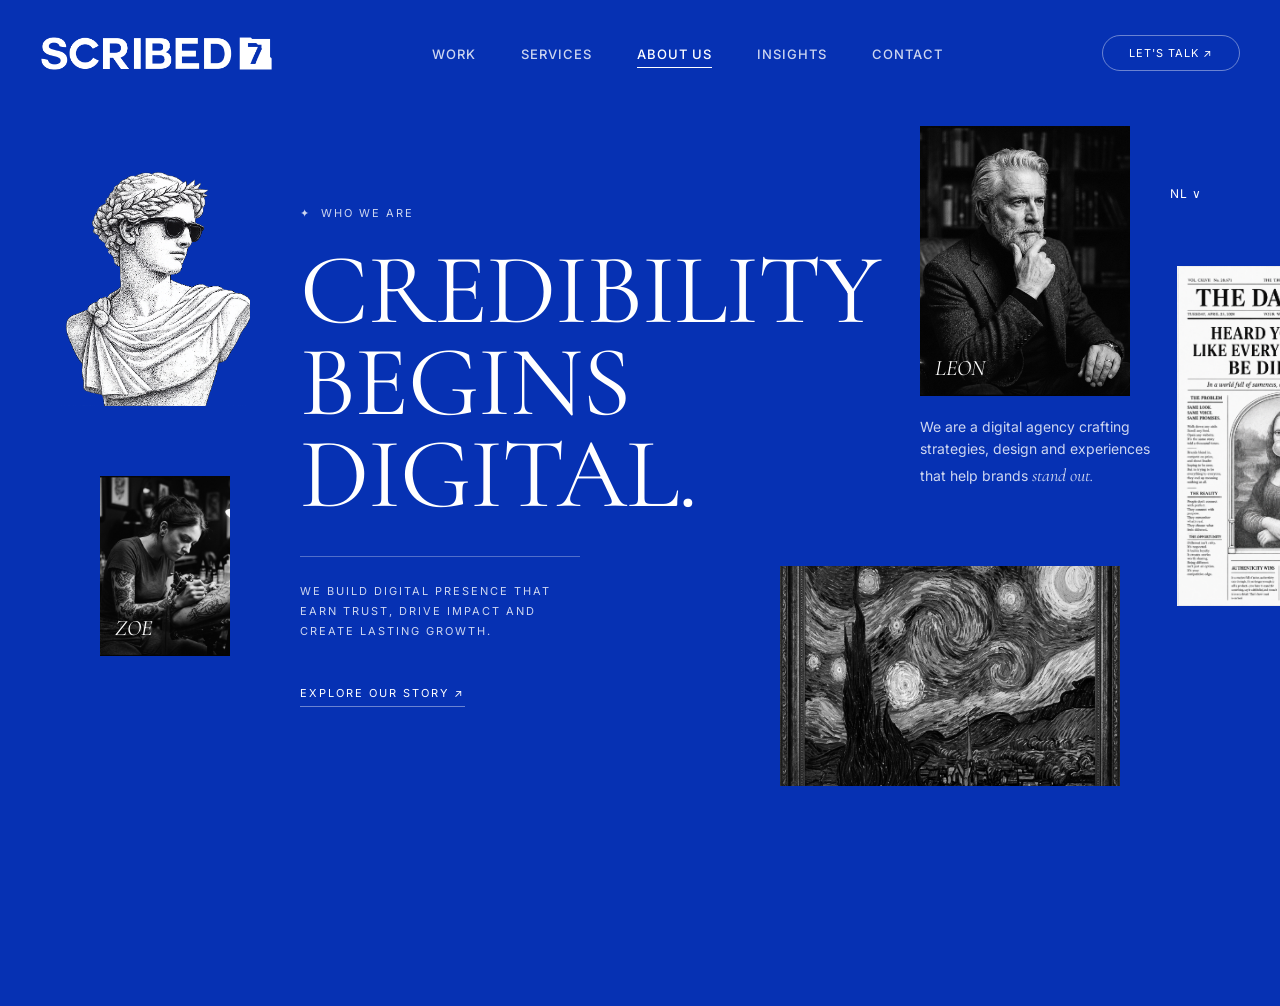
<file: about.html>
<!DOCTYPE html>
<html lang="en">
<head>
  <meta charset="UTF-8" />
  <meta name="viewport" content="width=device-width, initial-scale=1.0" />
  <meta name="robots" content="noindex" />
  <title>About Us | Scribed7 Digital Agency</title>
  <meta property="og:title" content="About Us | Scribed7 Digital Agency" />
  <meta property="og:site_name" content="Scribed7" />
  <meta name="description" content="Discover Scribed7. We are a team of brand strategists, designers, developers, and creators crafting unique experiences that make brands stand out." />
  <link rel="canonical" href="https://www.scribed7.com/about.html" />
  <link rel="icon" href="images/favicon_7.png" type="image/png" />
  <link rel="shortcut icon" href="images/favicon_7.png" type="image/png" />
  <link rel="apple-touch-icon" href="images/favicon_7.png" />
  <link rel="preconnect" href="https://fonts.googleapis.com" />
  <link rel="preconnect" href="https://fonts.gstatic.com" crossorigin />
  <link href="https://fonts.googleapis.com/css2?family=Barlow+Condensed:wght@800;900&family=Cormorant+Garamond:ital,wght@0,300;0,400;0,500;0,600;0,700;1,300;1,400;1,500;1,600;1,700&family=Inter:wght@300;400;500;600;700;800;900&family=Roboto+Mono:wght@700&display=swap" rel="stylesheet" />
  <link rel="stylesheet" href="style_v2.css?v=30" />
</head>
<body>
  <nav class="navbar">
    <a href="index.html" class="nav-logo">
      <img src="images/logo.png?v=3" alt="Scribed7 Logo" class="logo-img" style="height: 35px; width: auto;" />
    </a>
    <ul class="nav-links">
      <li><a href="index.html#work-section">WORK</a></li>
      <li><a href="index.html#services-section">SERVICES</a></li>
      <li><a href="about.html" class="active">ABOUT US</a></li>
      <li><a href="#">INSIGHTS</a></li>
      <li><a href="contact.html">CONTACT</a></li>
    </ul>
    <a href="contact.html" class="cta-button">LET'S TALK ↗</a>
  </nav>

  <main class="hero" id="about-section">
    <div class="lang-selector">NL ∨</div>

    <div class="card bust-card">
      <img src="images/image2_cropped.png" alt="Bust" />
    </div>

    <div class="card zoe-card">
      <img src="images/zoe_portrait.png" alt="Zoe" />
      <span class="name-label">ZOE</span>
    </div>

    <div class="center-content">
      <div class="who-we-are">
        <span class="star">✦</span> WHO WE ARE
      </div>
      <h1 class="headline">CREDIBILITY<br/>BEGINS<br/>DIGITAL.</h1>
      <hr class="divider" />
      <p class="sub-text">WE BUILD DIGITAL PRESENCE THAT<br/>EARN TRUST, DRIVE IMPACT AND<br/>CREATE LASTING GROWTH.</p>
      <a href="#" class="explore-link">EXPLORE OUR STORY ↗</a>
    </div>

    <div class="card leon-card">
      <img src="images/leon_portrait.png" alt="Leon" />
      <span class="name-label">LEON</span>
    </div>

    <p class="desc-text">We are a digital agency crafting<br/>strategies, design and experiences<br/>that help brands <em>stand out.</em></p>

    <div class="card starry-card">
      <img src="images/starry_night.png" alt="Starry Night" />
    </div>

    <div class="card news-card">
      <img src="images/newspaper image3.png" alt="News" />
    </div>
  </main>
  <script src="script.js?v=28" defer></script>
</body>
</html>
</file>
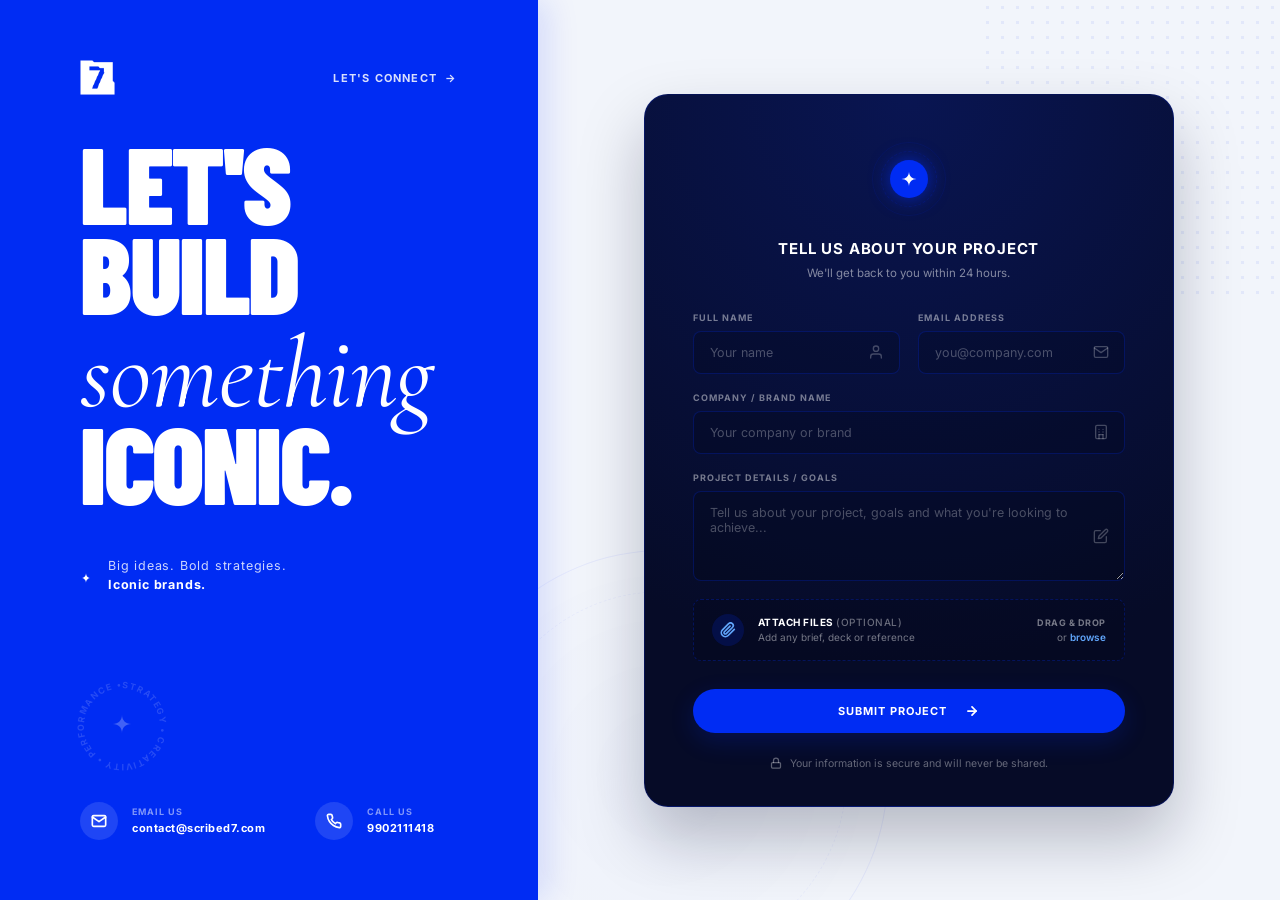
<file: contact.html>
<!DOCTYPE html>
<html lang="en">
<head>
  <meta charset="UTF-8" />
  <meta name="viewport" content="width=device-width, initial-scale=1.0" />
  <title>Contact Us | Scribed7 - Start Your Brand Journey</title>
  <meta property="og:title" content="Contact Us | Scribed7 - Start Your Brand Journey" />
  <meta property="og:site_name" content="Scribed7" />
  <meta name="description" content="Get in touch with Scribed7 to start building your next digital experience. We specialize in digital presence, strategies, design, and growth." />
  <link rel="canonical" href="https://www.scribed7.com/contact.html" />
  <link rel="icon" href="images/logo_favicon_visible.png" type="image/png" />
  <link rel="shortcut icon" href="images/logo_favicon_visible.png" type="image/png" />
  <link rel="apple-touch-icon" href="images/logo_favicon_visible.png" />
  <link rel="preconnect" href="https://fonts.googleapis.com" />
  <link rel="preconnect" href="https://fonts.gstatic.com" crossorigin />
  <link href="https://fonts.googleapis.com/css2?family=Barlow+Condensed:wght@800;900&family=Cormorant+Garamond:ital,wght@0,300;0,400;0,500;0,600;0,700;1,300;1,400;1,500;1,600;1,700&family=Inter:wght@300;400;500;600;700;800;900&family=Roboto+Mono:wght@700&display=swap" rel="stylesheet" />
  <link rel="stylesheet" href="style_v2.css?v=30" />
</head>
<body class="contact-page-body">

  <div class="contact-page-wrap">
    
    <!-- Left Column: Branding and Headings -->
    <div class="contact-left-col">
      <!-- Custom Header inside Left Column -->
      <div class="contact-header-row">
        <a href="index.html" class="contact-logo">
          <img src="images/7.png?v=3" alt="Scribed7 Logo" class="logo-img" style="height: 35px; width: auto;" />
        </a>
        <a href="index.html" class="contact-connect-link">
          LET'S CONNECT &nbsp;→
        </a>
      </div>

      <!-- Main Headline Content -->
      <div class="contact-content-center">
        <h1 class="contact-title">
          LET'S<br>BUILD<br><span class="serif-italic">something</span><br>ICONIC.
        </h1>
        
        <div class="contact-tagline-wrap">
          <svg class="contact-sparkle" viewBox="0 0 24 24" width="12" height="12" fill="currentColor">
            <path d="M12,2 C12,8 16,12 22,12 C16,12 12,16 12,22 C12,16 8,12 2,12 C8,12 12,8 12,2 Z" />
          </svg>
          <p class="contact-tagline-text">
            Big ideas. Bold strategies.<br><strong>Iconic brands.</strong>
          </p>
        </div>
      </div>

      <!-- Bottom Rotating Seal (Decorative) -->
      <div class="contact-seal-wrap">
        <svg viewBox="0 0 100 100" class="contact-seal-svg">
          <defs>
            <path id="contact-seal-circle" d="M 50 50 m 0 -38 a 38 38 0 1 1 0 76 a 38 38 0 1 1 0 -76" />
          </defs>
          <text font-size="8.8" font-family="'Inter', sans-serif" font-weight="700" fill="currentColor" letter-spacing="1">
            <textPath href="#contact-seal-circle" textLength="238" lengthAdjust="spacing">
              STRATEGY • CREATIVITY • PERFORMANCE •
            </textPath>
          </text>
        </svg>
        <div class="contact-seal-center-star">
          <svg viewBox="0 0 24 24" width="22" height="22" fill="currentColor">
            <path d="M12,2 C12,8 16,12 22,12 C16,12 12,16 12,22 C12,16 8,12 2,12 C8,12 12,8 12,2 Z" />
          </svg>
        </div>
      </div>

      <!-- Bottom Contacts Row -->
      <div class="contact-info-footer">
        <div class="contact-info-item">
          <div class="contact-info-icon">
            <svg viewBox="0 0 24 24" width="16" height="16" fill="none" stroke="currentColor" stroke-width="2.5" stroke-linecap="round" stroke-linejoin="round">
              <path d="M4 4h16c1.1 0 2 .9 2 2v12c0 1.1-.9 2-2 2H4c-1.1 0-2-.9-2-2V6c0-1.1.9-2 2-2z" />
              <polyline points="22,6 12,13 2,6" />
            </svg>
          </div>
          <div class="contact-info-text">
            <span class="contact-info-label">EMAIL US</span>
            <a href="mailto:contact@scribed7.com" class="contact-info-val">contact@scribed7.com</a>
          </div>
        </div>

        <div class="contact-info-item">
          <div class="contact-info-icon">
            <svg viewBox="0 0 24 24" width="16" height="16" fill="none" stroke="currentColor" stroke-width="2.5" stroke-linecap="round" stroke-linejoin="round">
              <path d="M22 16.92v3a2 2 0 0 1-2.18 2 19.79 19.79 0 0 1-8.63-3.07 19.5 19.5 0 0 1-6-6 19.79 19.79 0 0 1-3.07-8.67A2 2 0 0 1 4.11 2h3a2 2 0 0 1 2 1.72 12.84 12.84 0 0 0 .7 2.81 2 2 0 0 1-.45 2.11L8.09 9.91a16 16 0 0 0 6 6l1.27-1.27a2 2 0 0 1 2.11-.45 12.84 12.84 0 0 0 2.81.7A2 2 0 0 1 22 16.92z" />
            </svg>
          </div>
          <div class="contact-info-text">
            <span class="contact-info-label">CALL US</span>
            <a href="tel:9902111418" class="contact-info-val">9902111418</a>
          </div>
        </div>
      </div>
    </div>

    <!-- Right Column: Abstract BG & Floating Dark Form Card -->
    <div class="contact-right-col">
      <!-- Background Decorative Elements -->
      <div class="contact-bg-dots"></div>
      <div class="contact-bg-curves"></div>
      
      <!-- Floating Dark Card -->
      <div class="contact-card">
        <!-- Glowing Top Header Icon -->
        <div class="contact-card-header-icon-wrap">
          <div class="contact-card-orbit contact-card-orbit-1"></div>
          <div class="contact-card-orbit contact-card-orbit-2"></div>
          <div class="contact-card-glow-star">
            <svg viewBox="0 0 24 24" width="18" height="18" fill="currentColor">
              <path d="M12,2 C12,8 16,12 22,12 C16,12 12,16 12,22 C12,16 8,12 2,12 C8,12 12,8 12,2 Z" />
            </svg>
          </div>
        </div>

        <h2 class="contact-card-title">TELL US ABOUT YOUR PROJECT</h2>
        <p class="contact-card-subtitle">We'll get back to you within 24 hours.</p>

        <!-- Interactive Form -->
        <form class="contact-form" action="#" method="POST" onsubmit="event.preventDefault(); alert('Form submitted successfully!');">
          
          <!-- Name & Email Side-by-Side on Desktop -->
          <div class="form-row-2">
            <div class="form-group">
              <label class="form-label">FULL NAME</label>
              <div class="input-wrapper">
                <input type="text" name="name" placeholder="Your name" required />
                <svg class="input-icon" viewBox="0 0 24 24" width="16" height="16" fill="none" stroke="currentColor" stroke-width="2" stroke-linecap="round" stroke-linejoin="round">
                  <path d="M20 21v-2a4 4 0 0 0-4-4H8a4 4 0 0 0-4 4v2" />
                  <circle cx="12" cy="7" r="4" />
                </svg>
              </div>
            </div>
            
            <div class="form-group">
              <label class="form-label">EMAIL ADDRESS</label>
              <div class="input-wrapper">
                <input type="email" name="email" placeholder="you@company.com" required />
                <svg class="input-icon" viewBox="0 0 24 24" width="16" height="16" fill="none" stroke="currentColor" stroke-width="2" stroke-linecap="round" stroke-linejoin="round">
                  <path d="M4 4h16c1.1 0 2 .9 2 2v12c0 1.1-.9 2-2 2H4c-1.1 0-2-.9-2-2V6c0-1.1.9-2 2-2z" />
                  <polyline points="22,6 12,13 2,6" />
                </svg>
              </div>
            </div>
          </div>

          <!-- Company Name -->
          <div class="form-group">
            <label class="form-label">COMPANY / BRAND NAME</label>
            <div class="input-wrapper">
              <input type="text" name="company" placeholder="Your company or brand" />
              <svg class="input-icon" viewBox="0 0 24 24" width="16" height="16" fill="none" stroke="currentColor" stroke-width="2" stroke-linecap="round" stroke-linejoin="round">
                <rect x="4" y="2" width="16" height="20" rx="2" ry="2" />
                <line x1="9" y1="22" x2="9" y2="16" />
                <line x1="9" y1="16" x2="15" y2="16" />
                <line x1="15" y1="16" x2="15" y2="22" />
                <line x1="9" y1="8" x2="9" y2="8" />
                <line x1="15" y1="8" x2="15" y2="8" />
                <line x1="9" y1="12" x2="9" y2="12" />
                <line x1="15" y1="12" x2="15" y2="12" />
              </svg>
            </div>
          </div>

          <!-- Project Details / Textarea -->
          <div class="form-group">
            <label class="form-label">PROJECT DETAILS / GOALS</label>
            <div class="input-wrapper">
              <textarea name="details" placeholder="Tell us about your project, goals and what you're looking to achieve..." required></textarea>
              <svg class="input-icon" viewBox="0 0 24 24" width="16" height="16" fill="none" stroke="currentColor" stroke-width="2" stroke-linecap="round" stroke-linejoin="round">
                <path d="M11 4H4a2 2 0 0 0-2 2v14a2 2 0 0 0 2 2h14a2 2 0 0 0 2-2v-7" />
                <path d="M18.5 2.5a2.121 2.121 0 1 1 3 3L12 15l-4 1 1-4 9.5-9.5z" />
              </svg>
            </div>
          </div>

          <!-- Dashed Attach Files Container -->
          <div class="form-group">
            <div class="attach-box">
              <div class="attach-left">
                <div class="attach-icon-circle">
                  <svg viewBox="0 0 24 24" width="16" height="16" fill="none" stroke="currentColor" stroke-width="2.5" stroke-linecap="round" stroke-linejoin="round">
                    <path d="M21.44 11.05l-9.19 9.19a6 6 0 0 1-8.49-8.49l9.19-9.19a4 4 0 0 1 5.66 5.66l-9.2 9.19a2 2 0 0 1-2.83-2.83l8.49-8.48" />
                  </svg>
                </div>
                <div class="attach-text-wrap">
                  <span class="attach-label">ATTACH FILES <span class="muted">(OPTIONAL)</span></span>
                  <span class="attach-desc">Add any brief, deck or reference</span>
                </div>
              </div>
              <div class="attach-right">
                <span class="drag-label">DRAG & DROP</span>
                <span class="browse-link">or <a href="#" onclick="alert('File browser simulation triggered.'); return false;">browse</a></span>
              </div>
            </div>
          </div>

          <!-- Submit Button -->
          <button type="submit" class="submit-btn">
            SUBMIT PROJECT &nbsp;
            <svg viewBox="0 0 24 24" class="btn-arrow-icon" width="14" height="14" fill="none" stroke="currentColor" stroke-width="3" stroke-linecap="round" stroke-linejoin="round">
              <line x1="5" y1="12" x2="19" y2="12" />
              <polyline points="12 5 19 12 12 19" />
            </svg>
          </button>
        </form>

        <!-- Secure Footer Notice -->
        <div class="contact-card-footer">
          <svg viewBox="0 0 24 24" class="lock-icon" width="12" height="12" fill="none" stroke="currentColor" stroke-width="2.5" stroke-linecap="round" stroke-linejoin="round">
            <rect x="3" y="11" width="18" height="11" rx="2" ry="2" />
            <path d="M7 11V7a5 5 0 0 1 10 0v4" />
          </svg>
          <span>Your information is secure and will never be shared.</span>
        </div>
      </div>
    </div>

  </div>

  <script src="script.js?v=28" defer></script>
</body>
</html>
</file>
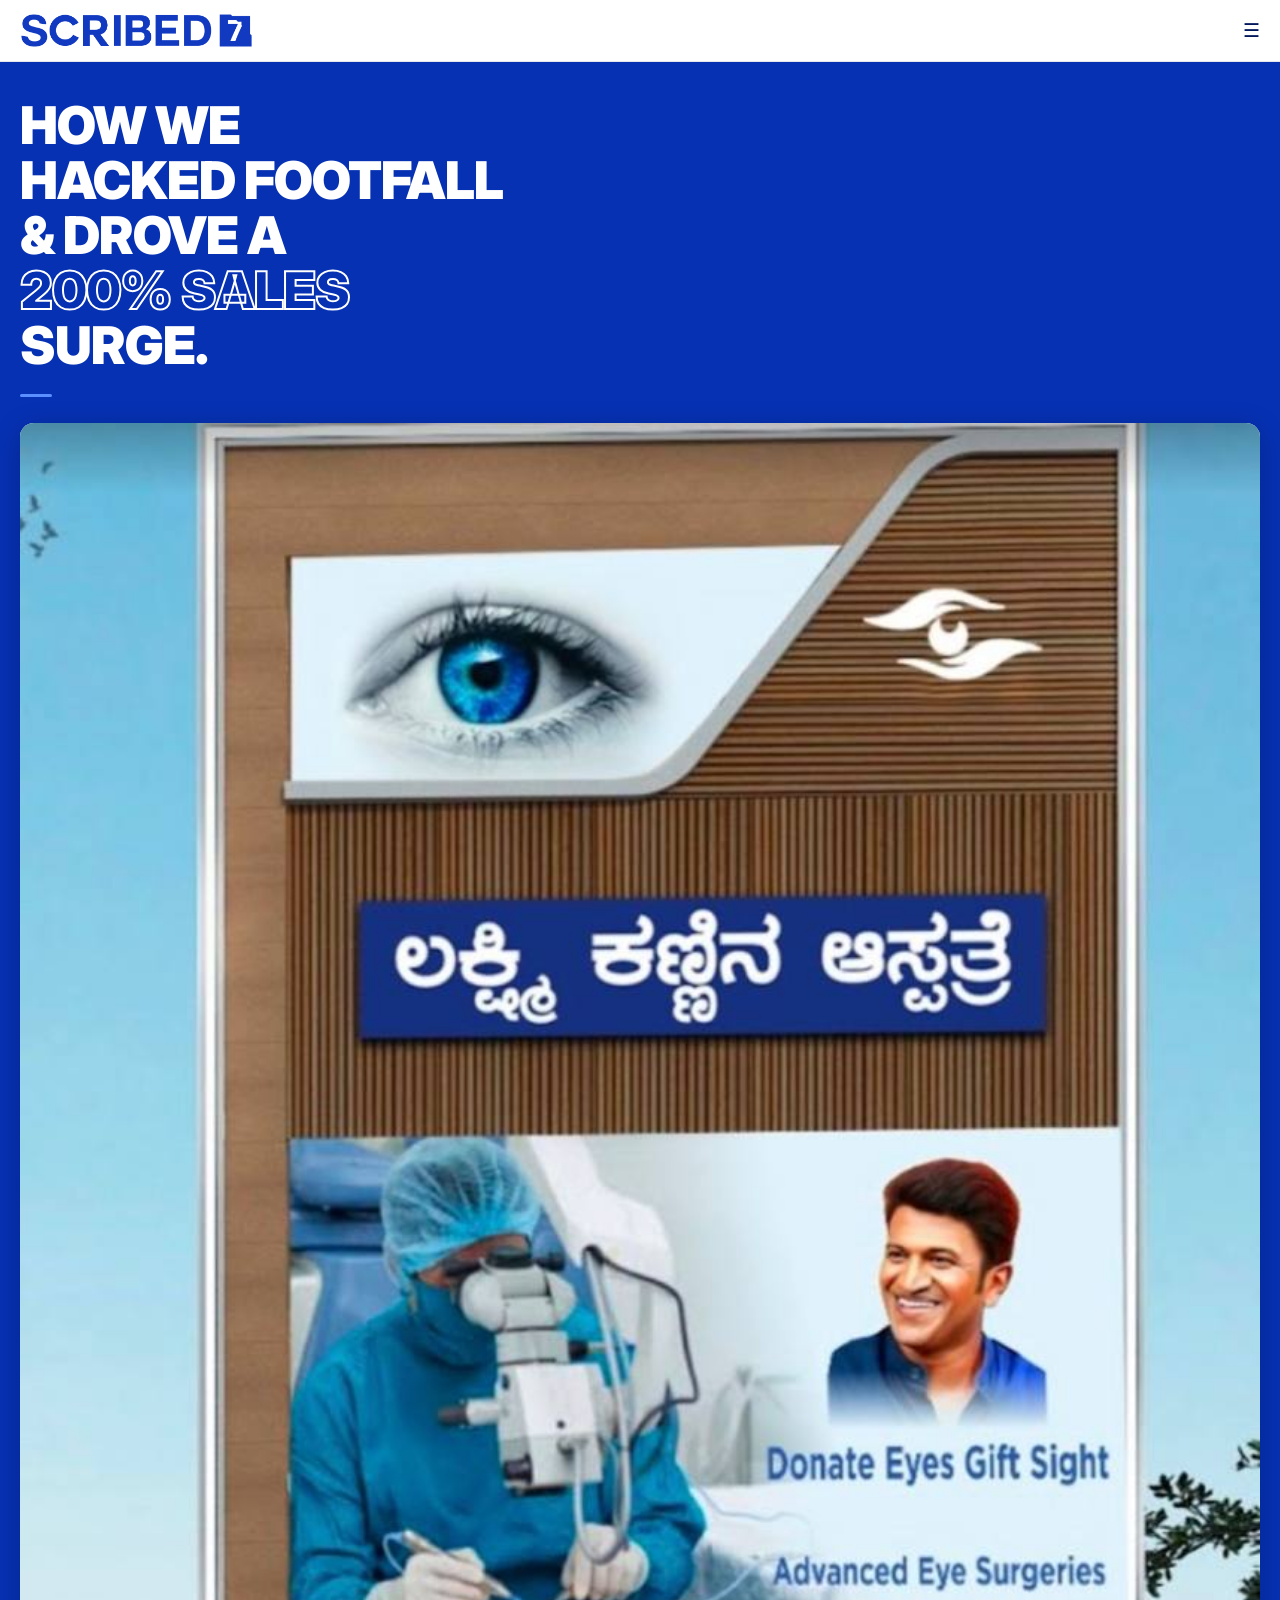
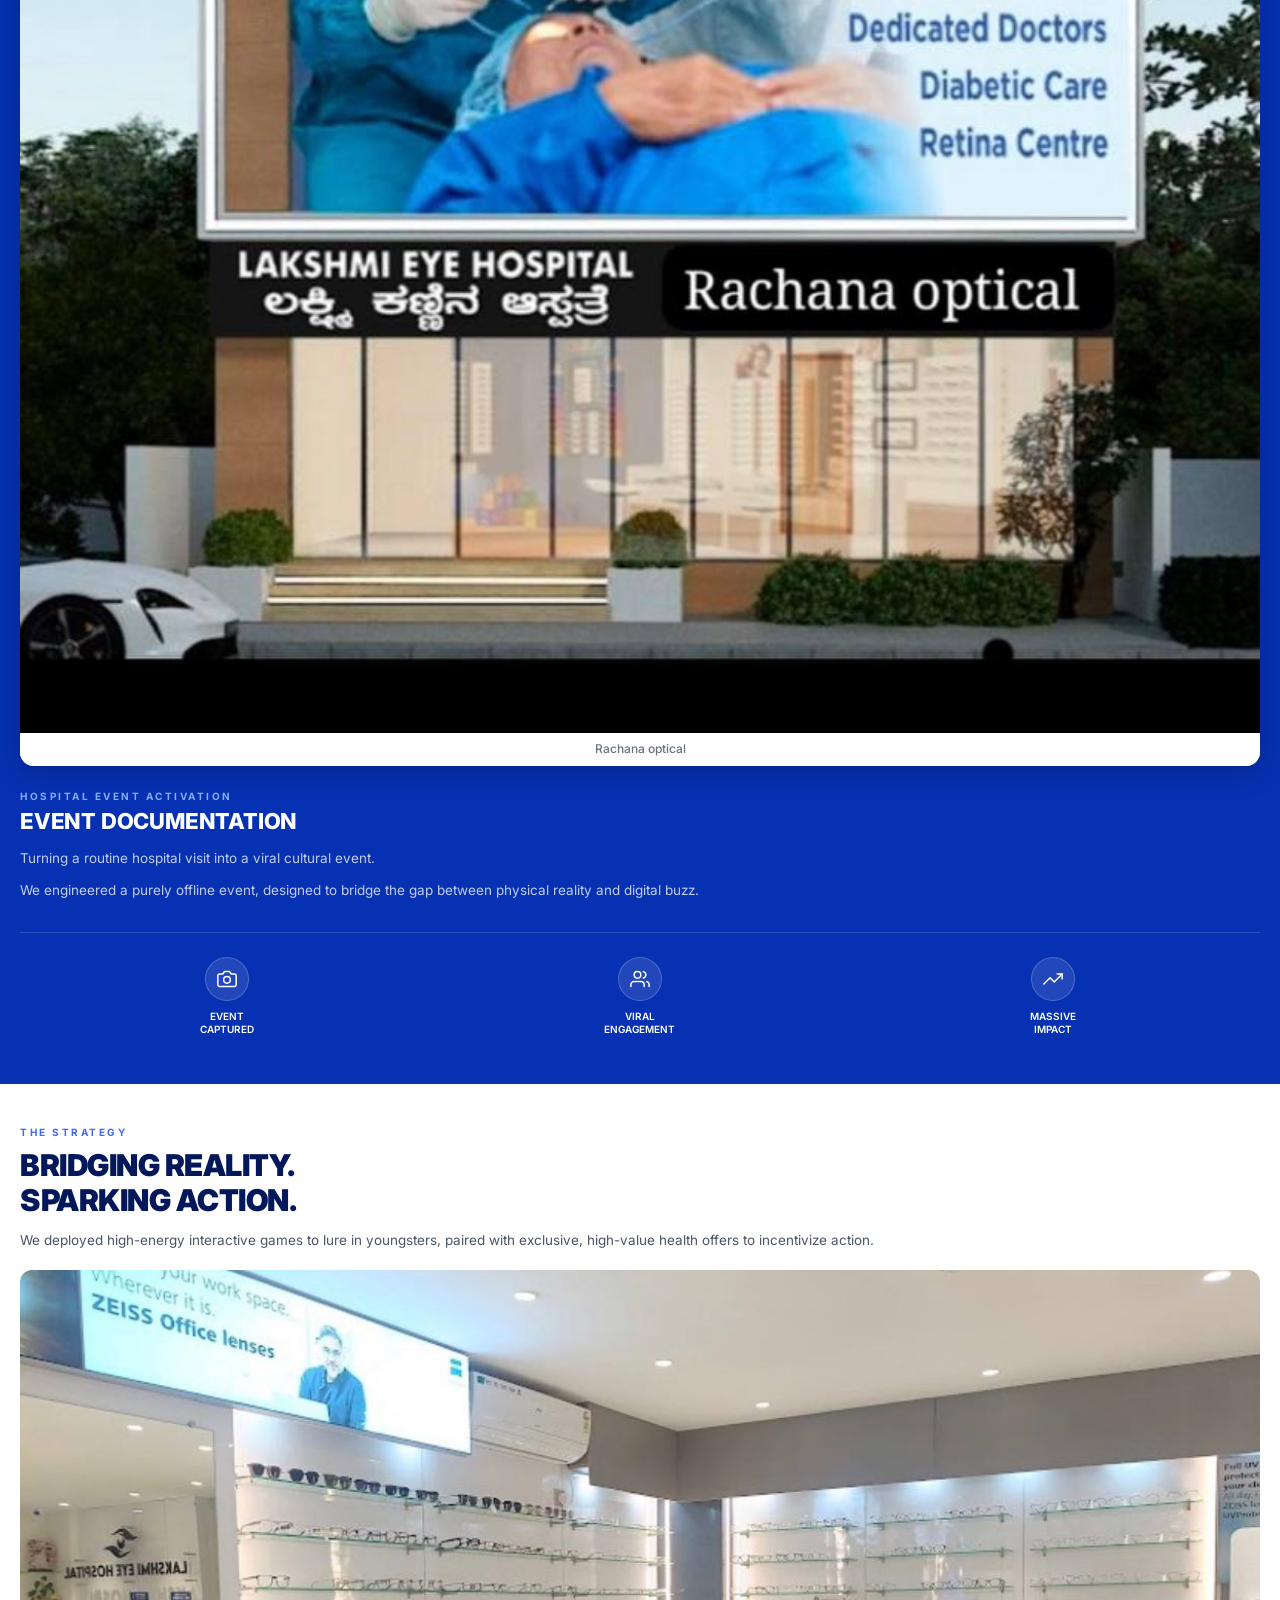
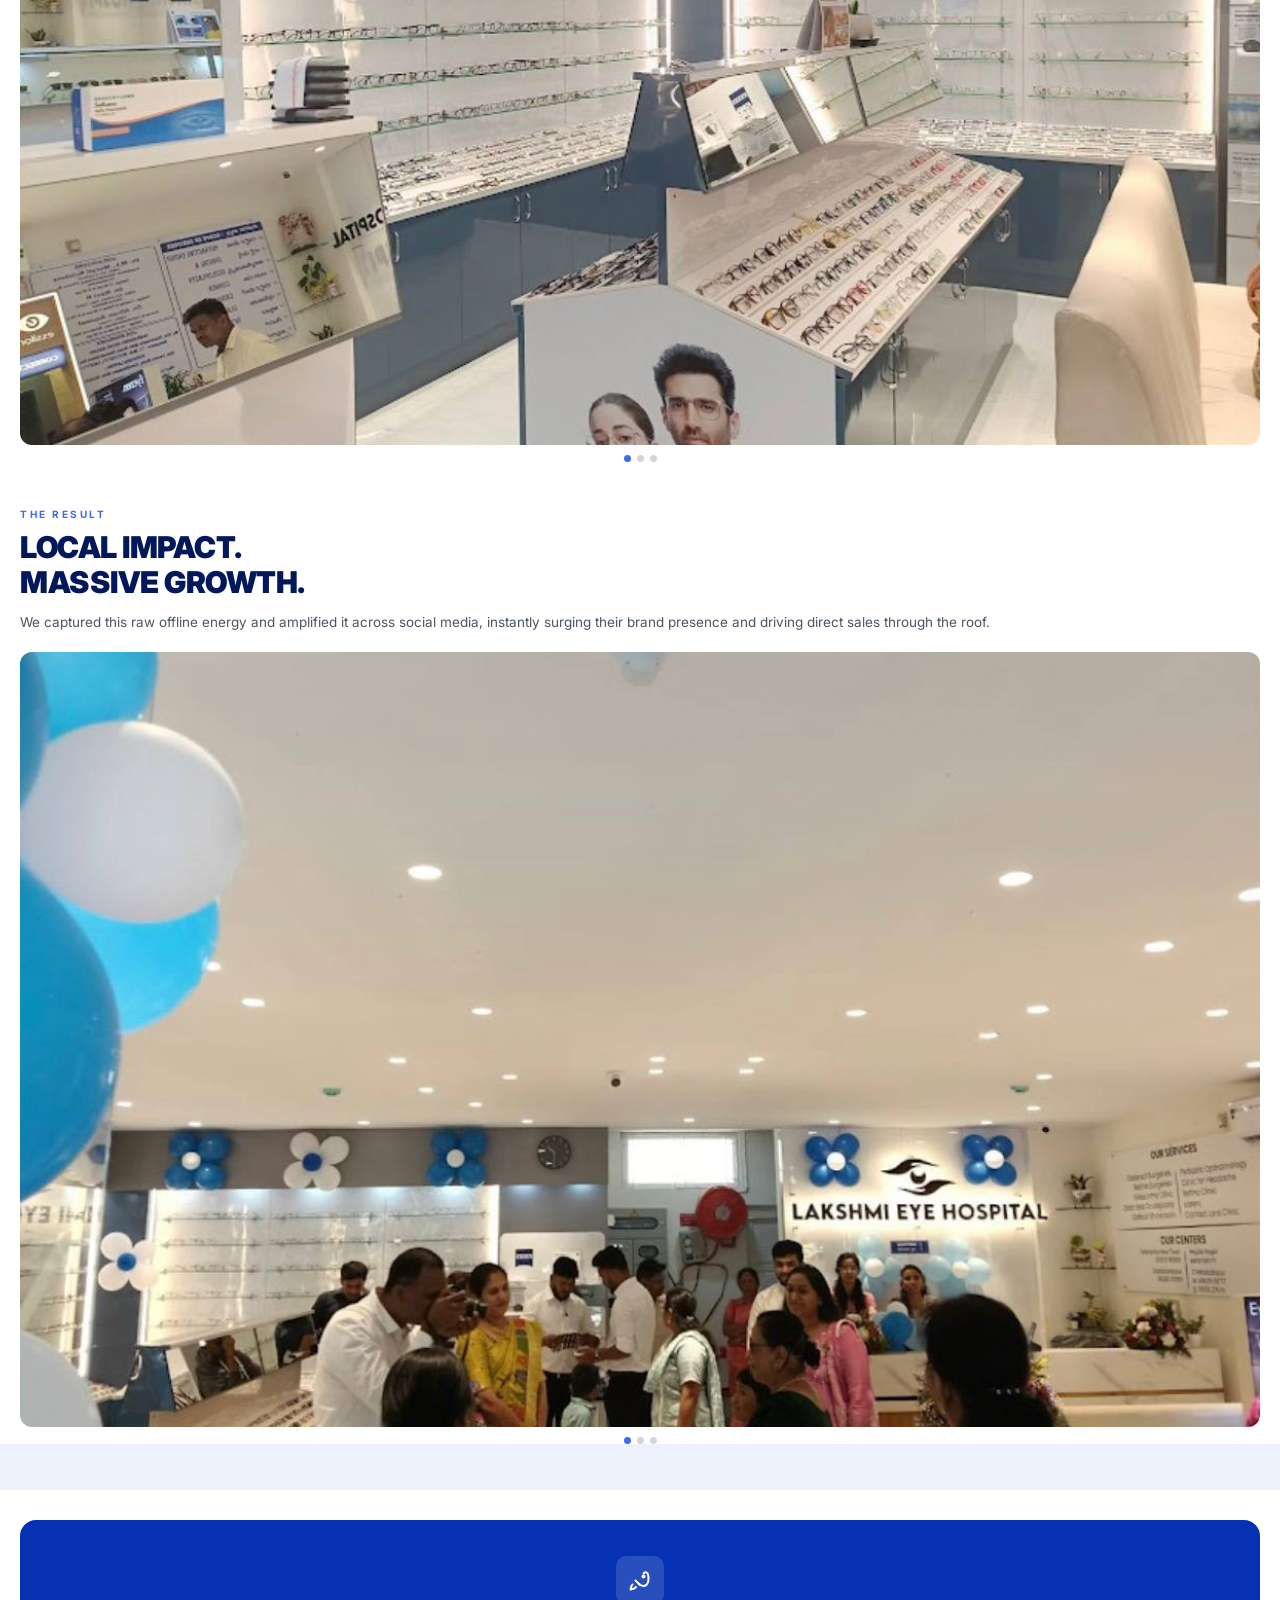
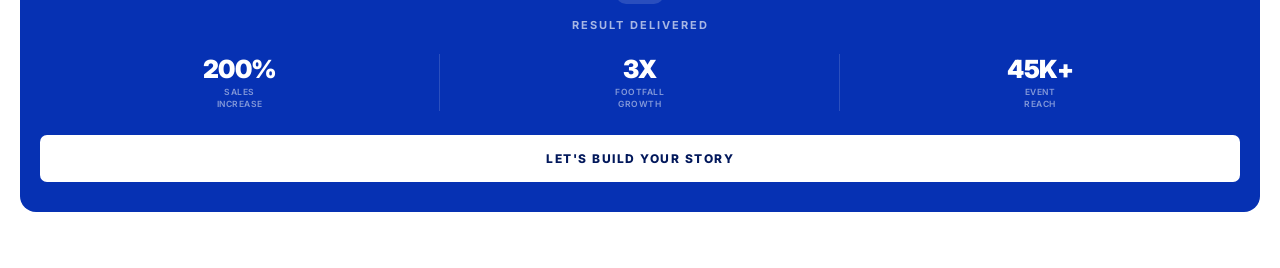
<file: lakshmi-case-study.html>
<!DOCTYPE html>
<html lang="en">
<head>
<meta charset="UTF-8">
<meta name="viewport" content="width=device-width, initial-scale=1.0">
<meta http-equiv="Cache-Control" content="no-cache, no-store, must-revalidate">
<meta http-equiv="Pragma" content="no-cache">
<title>Case Study: Lakshmi Eye Hospital | Scribed7</title>
  <meta property="og:title" content="Case Study: Lakshmi Eye Hospital | Scribed7" />
  <meta property="og:site_name" content="Scribed7" />
<meta name="description" content="Read how Scribed7 drove a 200% sales increase and 3X footfall growth for Lakshmi Eye Hospital (Rachana Optical) through hospital event activation and event documentation." />
<link rel="canonical" href="https://www.scribed7.com/lakshmi-case-study.html" />
<link rel="icon" href="images/logo_favicon_visible.png" type="image/png" />
<link rel="shortcut icon" href="images/logo_favicon_visible.png" type="image/png" />
<link rel="apple-touch-icon" href="images/logo_favicon_visible.png" />
<link rel="preconnect" href="https://fonts.googleapis.com">
<link href="https://fonts.googleapis.com/css2?family=Inter:wght@400;500;600;700;800;900&display=swap" rel="stylesheet">
<style>
/* TOTAL RESET */
html,body,div,section,nav,h1,h2,h3,p,span,a,ul,li,img,figure {
  margin:0; padding:0; border:0; box-sizing:border-box;
}
html { font-size:16px; }
body {
  font-family:'Inter',sans-serif;
  background:#edf1fb;
  color:#111;
  -webkit-font-smoothing:antialiased;
  width:100%;
  overflow-x:hidden;
}
img { display:block; width:100%; height:auto; }
a { text-decoration:none; color:inherit; }

/* ============================
   NAVBAR
============================ */
.nav {
  position:sticky; top:0; left:0; right:0; z-index:999;
  background:#fff;
  border-bottom:1px solid #e5e7eb;
  display:flex;
  align-items:center;
  justify-content:space-between;
  padding:13px 20px;
  width:100%;
}
.logo {
  display:flex; align-items:center; gap:8px;
  font-size:16px; font-weight:700; color:#02185b;
}
.logo-img {
  height: 35px;
  width: auto;
  display: block;
  transition: height 0.3s ease;
  filter: brightness(0) invert(16%) sepia(86%) saturate(2853%) hue-rotate(224deg) brightness(97%) contrast(106%);
}
@media screen and (max-width: 768px) {
  .logo-img {
    height: 30px;
  }
}
.logo-icon {
  display:flex; align-items:center; justify-content:center;
}
.logo-icon svg { width:22px; height:22px; }
.hamburger { font-size:19px; color:#02185b; cursor:pointer; }

/* ============================
   HERO — Dark Blue
============================ */
.hero {
  background:#0631b3;
  width:100%;
  padding:36px 20px 48px 20px;
}

/* Main headline */
.hero-headline {
  font-size:clamp(33px,9vw,52px);
  font-weight:900;
  line-height:1.06;
  text-transform:uppercase;
  letter-spacing:-1px;
  color:#fff;
  margin-bottom:20px;
  width:100%;
  display:block;
}
.hero-headline .stroke {
  display:block;
  color:transparent;
  -webkit-text-stroke:2px #fff;
  font-style:normal;
  font-weight:900;
}

/* Blue pip */
.pip {
  width:32px; height:3px;
  background:#5a8fff;
  border-radius:3px;
  margin-bottom:26px;
}

/* Hospital photo inside white card */
.hospital-card {
  background:#fff;
  border-radius:14px;
  overflow:hidden;
  margin-bottom:24px;
  box-shadow:0 6px 28px rgba(0,0,0,0.22);
  width:100%;
}
.hospital-card img { width:100%; display:block; }
.hospital-caption {
  background:#fff;
  color:#6b7280;
  font-size:12px;
  font-weight:500;
  text-align:center;
  padding:8px 16px 10px;
}

/* Event meta */
.event-tag {
  font-size:10px; font-weight:700;
  letter-spacing:2.5px; text-transform:uppercase;
  color:#7db0ff; margin-bottom:6px;
  display:block; width:100%;
}
.event-title {
  font-size:22px; font-weight:800;
  text-transform:uppercase; letter-spacing:-0.2px;
  color:#fff; margin-bottom:13px;
  display:block; width:100%;
}
.event-desc {
  font-size:13.5px; line-height:1.7;
  color:rgba(255,255,255,0.76);
  margin-bottom:30px; width:100%;
}
.event-desc p { margin-bottom:10px; }
.event-desc p:last-child { margin-bottom:0; }

/* 3-icon grid */
.icon-grid {
  display:grid;
  grid-template-columns:1fr 1fr 1fr;
  border-top:1px solid rgba(255,255,255,0.15);
  padding-top:24px;
  width:100%;
}
.icon-item {
  display:flex; flex-direction:column;
  align-items:center; gap:9px;
  font-size:10px; font-weight:600;
  text-transform:uppercase;
  color:#fff; text-align:center; line-height:1.3;
}
.icon-ring {
  width:44px; height:44px; border-radius:50%;
  background:rgba(255,255,255,0.11);
  border:1px solid rgba(255,255,255,0.2);
  display:flex; align-items:center; justify-content:center;
}
.icon-ring svg {
  width:20px; height:20px;
  stroke:#fff; fill:none;
  stroke-width:1.8; stroke-linecap:round; stroke-linejoin:round;
}

/* ============================
   CONTENT — White panels
============================ */
.content {
  background:#fff;
  width:100%;
  padding:42px 20px 0 20px;
}
.block { margin-bottom:46px; width:100%; }

.section-tag {
  display:block;
  font-size:10px; font-weight:700;
  letter-spacing:2.5px; text-transform:uppercase;
  color:#3d6af5; margin-bottom:10px;
}
.section-heading {
  font-size:clamp(22px,5.5vw,30px);
  font-weight:900; line-height:1.15;
  text-transform:uppercase; letter-spacing:-0.5px;
  color:#02185b; margin-bottom:12px;
  display:block; width:100%;
}
.section-body {
  font-size:13.5px; line-height:1.7;
  color:#4b5563; margin-bottom:18px; width:100%;
}

/* Carousel photo */
.slide {
  width:100%; border-radius:12px;
  overflow:hidden; background:#d0daea;
  aspect-ratio:16/10; margin-bottom:10px;
}
.slide img { width:100%; height:100%; object-fit:cover; display:block; }

/* Dots */
.dots {
  display:flex; justify-content:center; gap:6px;
  margin-bottom:0;
}
.dot { width:7px; height:7px; border-radius:50%; background:#d1d5db; }
.dot.on { background:#3d6af5; }

/* ============================
   CTA CARD
============================ */
.cta-wrap {
  background:#fff;
  padding:30px 20px 56px 20px;
  width:100%;
}
.cta-card {
  background:#0631b3;
  border-radius:16px;
  padding:36px 20px 30px 20px;
  text-align:center;
  color:#fff;
  width:100%;
}
.rocket-box {
  width:48px; height:48px;
  background:rgba(255,255,255,0.14);
  border-radius:10px;
  display:flex; align-items:center; justify-content:center;
  margin:0 auto 14px;
}
.rocket-box svg {
  width:24px; height:24px;
  stroke:#fff; fill:none;
  stroke-width:2; stroke-linecap:round; stroke-linejoin:round;
}
.cta-tag {
  font-size:11px; font-weight:700;
  letter-spacing:2px; text-transform:uppercase;
  color:rgba(255,255,255,0.65);
  margin-bottom:22px; display:block;
}
.stats {
  display:grid; grid-template-columns:1fr 1fr 1fr;
  margin-bottom:24px; width:100%;
}
.stat {
  display:flex; flex-direction:column;
  align-items:center; gap:3px;
  border-right:1px solid rgba(255,255,255,0.15);
  padding:0 4px;
}
.stat:last-child { border-right:none; }
.stat-n {
  font-size:25px; font-weight:900;
  letter-spacing:-0.5px; color:#fff;
}
.stat-l {
  font-size:8.5px; font-weight:600;
  text-transform:uppercase; letter-spacing:0.5px;
  color:rgba(255,255,255,0.5); text-align:center; line-height:1.4;
}
.cta-btn {
  display:block; width:100%;
  background:#fff; color:#02185b;
  font-family:'Inter',sans-serif;
  font-size:12px; font-weight:800;
  letter-spacing:1.5px; text-transform:uppercase;
  padding:16px 20px; border-radius:7px; text-align:center;
}
</style>
</head>
<body>

<!-- ═══ NAVBAR ═══ -->
<nav class="nav">
  <a href="index.html" class="logo">
    <img src="images/logo.png?v=3" alt="Scribed7 Logo" class="logo-img" style="height: 35px; width: auto;" />
  </a>
  <span class="hamburger">&#9776;</span>
</nav>

<!-- ═══ HERO ═══ -->
<section class="hero">

  <span class="hero-headline">
    HOW WE<br>
    HACKED FOOTFALL<br>
    &amp; DROVE A<br>
    <span class="stroke">200% SALES</span>
    SURGE.
  </span>

  <div class="pip"></div>

  <div class="hospital-card">
    <img src="images/Hospital photo.jpg" alt="Lakshmi Eye Hospital - Rachana Optical" />
    <div class="hospital-caption">Rachana optical</div>
  </div>

  <span class="event-tag">Hospital Event Activation</span>
  <span class="event-title">Event Documentation</span>
  <div class="event-desc">
    <p>Turning a routine hospital visit into a viral cultural event.</p>
    <p>We engineered a purely offline event, designed to bridge the gap between physical reality and digital buzz.</p>
  </div>

  <div class="icon-grid">
    <div class="icon-item">
      <div class="icon-ring">
        <svg viewBox="0 0 24 24">
          <path d="M23 19a2 2 0 0 1-2 2H3a2 2 0 0 1-2-2V8a2 2 0 0 1 2-2h4l2-3h6l2 3h4a2 2 0 0 1 2 2z"/>
          <circle cx="12" cy="13" r="4"/>
        </svg>
      </div>
      <span>Event<br>Captured</span>
    </div>
    <div class="icon-item">
      <div class="icon-ring">
        <svg viewBox="0 0 24 24">
          <path d="M17 21v-2a4 4 0 0 0-4-4H5a4 4 0 0 0-4 4v2"/>
          <circle cx="9" cy="7" r="4"/>
          <path d="M23 21v-2a4 4 0 0 0-3-3.87"/>
          <path d="M16 3.13a4 4 0 0 1 0 7.75"/>
        </svg>
      </div>
      <span>Viral<br>Engagement</span>
    </div>
    <div class="icon-item">
      <div class="icon-ring">
        <svg viewBox="0 0 24 24">
          <polyline points="23 6 13.5 15.5 8.5 10.5 1 18"/>
          <polyline points="17 6 23 6 23 12"/>
        </svg>
      </div>
      <span>Massive<br>Impact</span>
    </div>
  </div>
</section>

<!-- ═══ CONTENT ═══ -->
<section class="content">

  <div class="block">
    <span class="section-tag">The Strategy</span>
    <span class="section-heading">Bridging Reality.<br>Sparking Action.</span>
    <p class="section-body">We deployed high-energy interactive games to lure in youngsters, paired with exclusive, high-value health offers to incentivize action.</p>
    <div class="slide"><img src="images/interior photo.jpg" alt="Hospital interior strategy"></div>
    <div class="dots">
      <div class="dot on"></div><div class="dot"></div><div class="dot"></div>
    </div>
  </div>

  <div class="block">
    <span class="section-tag">The Result</span>
    <span class="section-heading">Local Impact.<br>Massive Growth.</span>
    <p class="section-body">We captured this raw offline energy and amplified it across social media, instantly surging their brand presence and driving direct sales through the roof.</p>
    <div class="slide"><img src="images/people photo.jpg" alt="Event crowd result"></div>
    <div class="dots">
      <div class="dot on"></div><div class="dot"></div><div class="dot"></div>
    </div>
  </div>

</section>

<!-- ═══ CTA CARD ═══ -->
<div class="cta-wrap">
  <div class="cta-card">
    <div class="rocket-box">
      <svg viewBox="0 0 24 24">
        <path d="M4.5 16.5c-1.5 1.26-2 5-2 5s3.74-.5 5-2l.5-.5"/>
        <path d="M12 17l-4.5-4.5"/>
        <path d="M15.5 5.5c2-2 5-2 5 5s-5 10-10 5"/>
        <circle cx="15.5" cy="8.5" r="1"/>
      </svg>
    </div>
    <span class="cta-tag">Result Delivered</span>
    <div class="stats">
      <div class="stat"><span class="stat-n">200%</span><span class="stat-l">Sales<br>Increase</span></div>
      <div class="stat"><span class="stat-n">3X</span><span class="stat-l">Footfall<br>Growth</span></div>
      <div class="stat"><span class="stat-n">45K+</span><span class="stat-l">Event<br>Reach</span></div>
    </div>
    <a href="index.html#contact-section" class="cta-btn">Let's Build Your Story</a>
  </div>
</div>

</body>
</html>
</file>
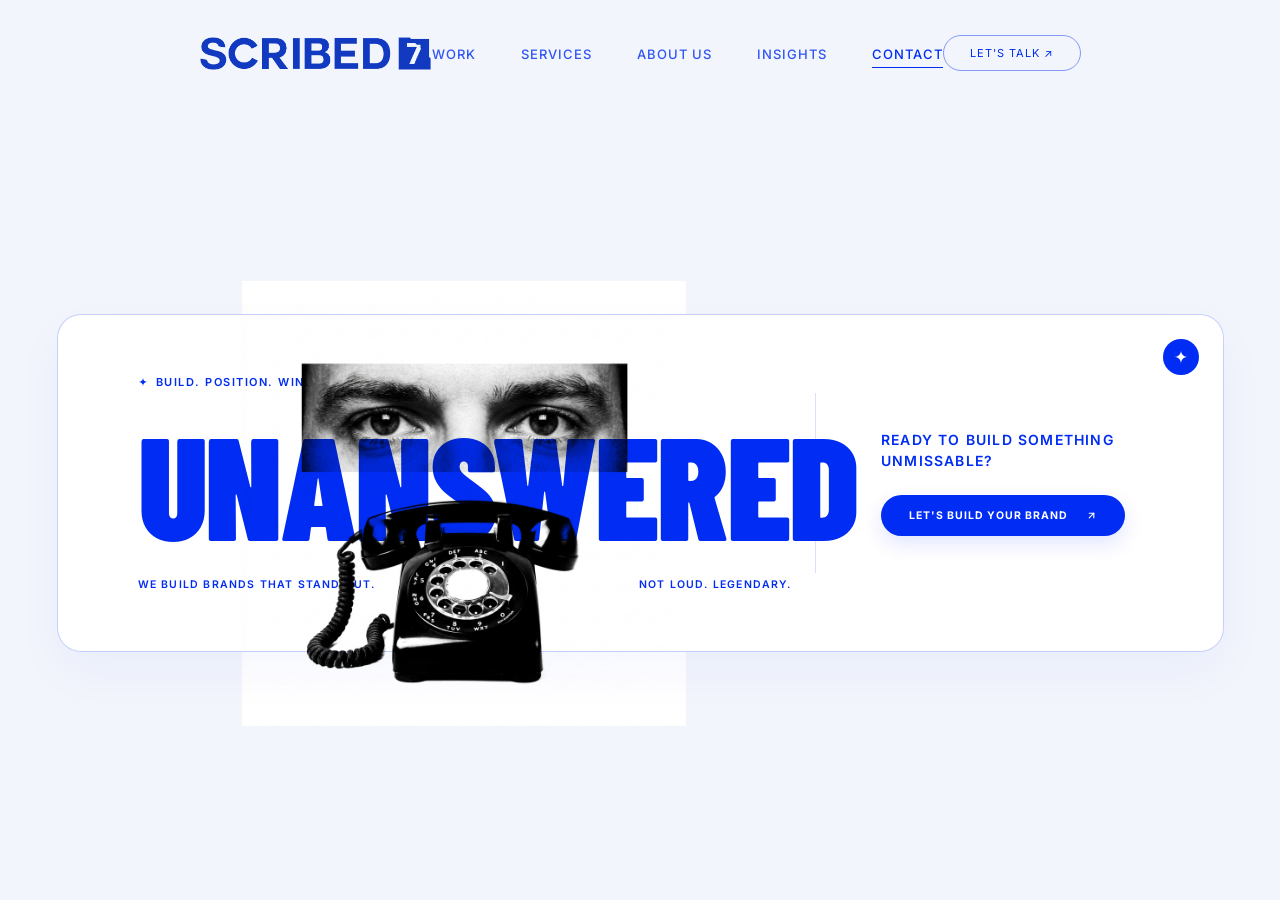
<file: unanswered.html>
<!DOCTYPE html>
<html lang="en">
<head>
  <meta charset="UTF-8" />
  <meta name="viewport" content="width=device-width, initial-scale=1.0" />
  <meta name="robots" content="noindex" />
  <title>Unanswered | Scribed7 Brand Identity</title>
  <meta property="og:title" content="Unanswered | Scribed7 Brand Identity" />
  <meta property="og:site_name" content="Scribed7" />
  <meta name="description" content="Ready to build something legendary? Partner with Scribed7 to define your branding, visual position, and digital storytelling." />
  <link rel="canonical" href="https://www.scribed7.com/unanswered.html" />
  <link rel="icon" href="images/favicon_7.png" type="image/png" />
  <link rel="shortcut icon" href="images/favicon_7.png" type="image/png" />
  <link rel="apple-touch-icon" href="images/favicon_7.png" />
  <link rel="preconnect" href="https://fonts.googleapis.com" />
  <link rel="preconnect" href="https://fonts.gstatic.com" crossorigin />
  <link href="https://fonts.googleapis.com/css2?family=Barlow+Condensed:wght@800;900&family=Cormorant+Garamond:ital,wght@0,300;0,400;0,500;0,600;0,700;1,300;1,400;1,500;1,600;1,700&family=Inter:wght@300;400;500;600;700;800;900&family=Roboto+Mono:wght@700&display=swap" rel="stylesheet" />
  <link rel="stylesheet" href="style_v2.css?v=30" />
</head>
<body class="unanswered-page-body">

  <nav class="navbar light-nav">
    <a href="index.html" class="nav-logo">
      <img src="images/logo.png?v=3" alt="Scribed7 Logo" class="logo-img" style="height: 35px; width: auto;" />
    </a>
    <ul class="nav-links">
      <li><a href="index.html">WORK</a></li>
      <li><a href="index.html">SERVICES</a></li>
      <li><a href="about.html">ABOUT US</a></li>
      <li><a href="index.html">INSIGHTS</a></li>
      <li><a href="contact.html" class="active">CONTACT</a></li>
    </ul>
    <a href="contact.html" class="cta-button">LET'S TALK ↗</a>
  </nav>

  <main class="unanswered-page-content">
    <div class="unanswered-container">
      <div class="unanswered-card">
        <!-- Top right circular icon badge -->
        <div class="unanswered-top-badge">
          <svg viewBox="0 0 24 24" width="16" height="16" fill="currentColor">
            <path d="M12,2 C12,8 16,12 22,12 C16,12 12,16 12,22 C12,16 8,12 2,12 C8,12 12,8 12,2 Z" />
          </svg>
        </div>

        <!-- Left Column: Art and Headings -->
        <div class="unanswered-art-col">
          <!-- Tagline -->
          <div class="unanswered-tag">
            <svg viewBox="0 0 24 24" class="unanswered-star-icon" width="10" height="10" fill="currentColor">
              <path d="M12,2 C12,8 16,12 22,12 C16,12 12,16 12,22 C12,16 8,12 2,12 C8,12 12,8 12,2 Z" />
            </svg>
            <span>BUILD. POSITION. WIN.</span>
          </div>

          <!-- Headline with Overlay Artwork -->
          <div class="unanswered-heading-wrapper">
            <h2 class="unanswered-heading">UNANSWERED</h2>
            <img src="images/unanswered_composite.png" alt="Unanswered Composite Artwork" class="unanswered-overlay-img" />
          </div>

          <!-- Bottom Subheadings -->
          <div class="unanswered-sub-row">
            <span class="unanswered-sub-txt">WE BUILD BRANDS THAT STAND OUT.</span>
            <span class="unanswered-sub-txt">NOT LOUD. LEGENDARY.</span>
          </div>
        </div>

        <!-- Vertical Divider -->
        <div class="unanswered-divider"></div>

        <!-- Right Column: CTA Info and Button -->
        <div class="unanswered-cta-col">
          <h3 class="unanswered-cta-heading">READY TO BUILD SOMETHING<br>UNMISSABLE?</h3>
          <a href="contact.html" class="unanswered-cta-btn">
            LET'S BUILD YOUR BRAND &nbsp;
            <svg viewBox="0 0 24 24" class="unanswered-arrow-icon" width="11" height="11" fill="none" stroke="currentColor" stroke-width="2.5" stroke-linecap="round" stroke-linejoin="round">
              <line x1="7" y1="17" x2="17" y2="7" />
              <polyline points="7 7 17 7 17 17" />
            </svg>
          </a>
        </div>
      </div>
    </div>
  </main>

  <script src="script.js?v=28" defer></script>
</body>
</html>
</file>
<file: style_v2.css>
* { box-sizing: border-box; margin: 0; padding: 0; }
body {
  background-color: #0631b3;
  color: #fff;
  font-family: 'Inter', sans-serif;
  overflow-x: hidden;
  height: 100vh;
  -webkit-text-size-adjust: 100%;
  text-size-adjust: 100%;
}

.navbar {
  display: flex;
  justify-content: space-between;
  align-items: center;
  padding: 35px 0;
  max-width: 1200px;
  margin: 0 auto;
  position: relative;
  z-index: 10;
  background-color: transparent !important;
}

.nav-logo {
  display: flex;
  align-items: center;
  gap: 10px;
  font-size: 18px;
  font-weight: 500;
  letter-spacing: 1px;
  text-decoration: none;
}

.logo-img {
  height: 35px;
  width: auto;
  display: block;
  transition: height 0.3s ease;
}

/* On light backgrounds (like unanswered page light navigation), make logo dark blue (#0631b3) */
.light-nav .logo-img {
  filter: brightness(0) invert(16%) sepia(86%) saturate(2853%) hue-rotate(224deg) brightness(97%) contrast(106%);
}

@media screen and (max-width: 768px) {
  .logo-img {
    height: 30px !important;
  }
}


.nav-links {
  display: flex;
  list-style: none;
  gap: 45px;
}

.nav-links a {
  color: #fff;
  text-decoration: none;
  font-size: 13px;
  font-weight: 500;
  letter-spacing: 1px;
  opacity: 0.8;
}

.nav-links a.active {
  opacity: 1;
  border-bottom: 1px solid #fff;
  padding-bottom: 5px;
}

.cta-button {
  color: #fff;
  text-decoration: none;
  border: 1px solid rgba(255,255,255,0.4);
  padding: 10px 26px;
  border-radius: 30px;
  font-size: 11px;
  letter-spacing: 1px;
}

.hero {
  position: relative;
  width: 100%;
  height: 100vh;
  min-height: 850px;
  max-width: 1440px;
  margin: 0 auto;
  background-color: #0631b3;
}

.lang-selector {
  position: absolute;
  left: 1170px;
  top: 80px;
  font-size: 12px;
  letter-spacing: 1px;
}

.card {
  position: absolute;
  overflow: hidden;
  filter: grayscale(100%);
}
.card img {
  width: 100%;
  height: 100%;
  object-fit: cover;
}

.bust-card {
  left: 60px;
  top: 60px;
  width: 190px;
  height: 240px;
  filter: none;
}

.zoe-card {
  left: 100px;
  top: 370px;
  width: 130px;
  height: 180px;
}

.leon-card {
  left: 920px;
  top: 20px;
  width: 210px;
  height: 270px;
}

.starry-card {
  left: 780px;
  top: 460px;
  width: 340px;
  height: 220px;
}

.news-card {
  left: 1170px;
  top: 160px;
  width: 240px;
  height: 340px;
  background-color: transparent;
  filter: none;
}
.news-card img {
  object-fit: contain;
}

.name-label {
  position: absolute;
  bottom: 15px;
  left: 15px;
  font-family: 'Cormorant Garamond', serif;
  font-style: italic;
  font-size: 22px;
  color: #fff;
}

.center-content {
  position: absolute;
  left: 300px;
  top: 100px;
}

.who-we-are {
  font-size: 11px;
  letter-spacing: 2px;
  margin-bottom: 25px;
  display: flex;
  align-items: center;
  gap: 10px;
  opacity: 0.8;
}

.headline {
  font-family: 'Cormorant Garamond', serif;
  font-size: 100px;
  line-height: 0.92;
  font-weight: 400;
  margin-bottom: 35px;
  letter-spacing: -1px;
}

.divider {
  width: 280px;
  border: none;
  border-top: 1px solid rgba(255,255,255,0.3);
  margin-bottom: 25px;
}

.sub-text {
  font-size: 11px;
  letter-spacing: 2px;
  line-height: 1.8;
  opacity: 0.8;
  margin-bottom: 40px;
}

.explore-link {
  color: #fff;
  text-decoration: none;
  font-size: 11px;
  letter-spacing: 2px;
  border-bottom: 1px solid rgba(255,255,255,0.4);
  padding-bottom: 6px;
  display: inline-block;
}

.desc-text {
  position: absolute;
  left: 920px;
  top: 310px;
  font-size: 14px;
  line-height: 1.6;
  opacity: 0.8;
  max-width: 260px;
}
.desc-text em {
  font-family: 'Cormorant Garamond', serif;
  font-size: 18px;
}

.scroll-btn {
  position: absolute;
  left: 0px;
  bottom: 20px;
  width: 50px;
  height: 50px;
  border: 1px solid rgba(255,255,255,0.3);
  border-radius: 50%;
  display: flex;
  align-items: center;
  justify-content: center;
  font-size: 16px;
}

/* Script Section */
.script-section {
  background-color: #fdfaf3;
  padding: 150px 20px;
  text-align: center;
  color: #0631b3;
}

.script-headline {
  font-family: 'Inter', sans-serif;
  font-size: 42px;
  font-weight: 700;
  line-height: 1.2;
  margin-bottom: 20px;
  letter-spacing: -1px;
}

.script-subheadline {
  font-family: 'Cormorant Garamond', serif;
  font-style: italic;
  font-size: 52px;
  font-weight: 400;
  margin-bottom: 60px;
}

.seal-icon {
  width: 90px;
  height: 90px;
  margin: 0 auto;
}

.seal-icon svg {
  width: 100%;
  height: 100%;
}

/* Services Section */
.services-section {
  background-color: #0631b3;
  padding: 80px 20px 150px;
  position: relative;
  overflow: hidden;
  display: flex;
  flex-direction: column;
  align-items: center;
  color: #fff;
  min-height: 800px;
}

.services-top {
  display: flex;
  align-items: center;
  gap: 10px;
  font-size: 11px;
  letter-spacing: 2px;
  margin-bottom: 120px;
  z-index: 2;
}

.services-labels {
  position: absolute;
  top: 50%;
  left: 0;
  width: 100%;
  display: flex;
  justify-content: space-between;
  padding: 0 40px;
  font-size: 10px;
  letter-spacing: 2px;
  pointer-events: none;
  opacity: 0.6;
  z-index: 2;
}

.services-center {
  position: relative;
  display: flex;
  flex-direction: column;
  align-items: center;
  z-index: 1;
  width: 100%;
}

.services-bg-image {
  position: absolute;
  top: 50%;
  left: 50%;
  transform: translate(-50%, -50%);
  width: 700px;
  height: 840px;
  z-index: -1;
  opacity: 0.5;
  mix-blend-mode: multiply;
}

.services-bg-image img {
  width: 100%;
  height: 100%;
  object-fit: cover;
  filter: grayscale(100%) contrast(1.2);
}

.slider-wrapper {
  position: relative;
  width: 100%;
  height: 600px;
  display: flex;
  align-items: center;
  justify-content: center;
  z-index: 2;
}

.service-item {
  font-family: 'Inter', sans-serif;
  font-weight: 800;
  text-transform: uppercase;
  line-height: 0.9;
  text-align: center;
  position: absolute;
  top: 50%;
  left: 50%;
  white-space: nowrap;
  transition: all 0.8s cubic-bezier(0.4, 0, 0.2, 1);
  transform-origin: center;
  /* Default hidden */
  opacity: 0;
  transform: translate(-50%, -50%) scale(0.8);
  pointer-events: none;
}

.service-item.pos-0 {
  font-size: 140px;
  color: #fff;
  text-shadow: 0 10px 30px rgba(0,0,0,0.5);
  transform: translate(-50%, -50%) scale(1);
  opacity: 1;
  z-index: 3;
}

.service-item.pos-1 {
  font-size: 100px;
  color: #4a75ff;
  transform: translate(-50%, calc(-50% + 140px)) scale(1);
  opacity: 0.9;
  z-index: 2;
}

.service-item.pos-minus-1 {
  font-size: 100px;
  color: #4a75ff;
  transform: translate(-50%, calc(-50% - 140px)) scale(1);
  opacity: 0.9;
  z-index: 2;
}

.service-item.pos-2 {
  font-size: 80px;
  color: transparent;
  -webkit-text-stroke: 1px rgba(255,255,255,0.4);
  transform: translate(-50%, calc(-50% + 240px)) scale(1);
  opacity: 0.4;
  z-index: 1;
}

.service-item.pos-minus-2 {
  font-size: 80px;
  color: transparent;
  -webkit-text-stroke: 1px rgba(255,255,255,0.4);
  transform: translate(-50%, calc(-50% - 240px)) scale(1);
  opacity: 0.4;
  z-index: 1;
}


/* Work Section */
.work-section {
  background-color: #fdfaf3;
  color: #0631b3;
  padding: 40px;
}

.stats-bar {
  display: grid;
  grid-template-columns: 1fr auto 1fr;
  align-items: center;
  padding: 20px 40px 40px;
  font-size: 55px;
}

.stat-bold {
  font-family: 'Inter', sans-serif;
  font-weight: 800;
  text-transform: uppercase;
  letter-spacing: -1px;
  justify-self: start;
}

.stat-star {
  font-family: sans-serif;
  font-weight: 300;
  font-size: 60px;
  justify-self: center;
  transform: translateY(6px);
}

.stat-italic {
  font-family: 'Cormorant Garamond', serif;
  font-style: italic;
  font-weight: 400;
  letter-spacing: -1px;
  justify-self: end;
}

.blue-line {
  border: none;
  border-top: 1px solid #0631b3;
  margin: 0;
  opacity: 0.5;
}

.work-content {
  display: flex;
  justify-content: space-between;
  padding-top: 80px;
  padding-bottom: 20px;
  position: relative;
}

.work-left {
  width: 50%;
  padding-left: 40px;
}

.work-label {
  font-family: 'Inter', sans-serif;
  font-size: 14px;
  font-weight: 600;
  letter-spacing: 2px;
  margin-bottom: 40px;
  display: flex;
  align-items: center;
  gap: 10px;
}

.work-headline {
  margin: 0;
  line-height: 0.85;
}

.work-headline .bold-text {
  font-family: 'Inter', sans-serif;
  font-weight: 800;
  font-size: 110px;
  text-transform: uppercase;
  display: block;
}

.work-headline .italic-text {
  font-family: 'Cormorant Garamond', serif;
  font-style: italic;
  font-weight: 400;
  font-size: 110px;
  display: block;
  margin-top: -5px;
  padding-left: 5px;
}

.work-right {
  display: flex;
  flex-direction: column;
  align-items: center;
  justify-content: center;
  position: relative;
  width: 50%;
}

.work-section .work-desc {
  font-family: 'Inter', sans-serif;
  font-weight: 700;
  font-size: 13px;
  line-height: 2.2;
  text-align: center;
  letter-spacing: 1px;
  max-width: 450px;
  margin-bottom: 60px;
}

.scroll-pill {
  position: absolute;
  bottom: -65px;
  right: 20px;
  width: 40px;
  height: 90px;
  border: 1px solid #0631b3;
  border-radius: 20px;
  display: flex;
  flex-direction: column;
  align-items: center;
  justify-content: space-around;
  padding: 15px 0;
  font-size: 14px;
  background-color: #fdfaf3;
  z-index: 10;
}

/* Chandi Section */
.chandi-section {
  background-color: #fdfaf3;
  padding: 60px 40px;
  color: #0631b3;
}

.chandi-top {
  display: flex;
  justify-content: space-between;
  align-items: flex-end;
  margin-bottom: 40px;
}

.chandi-title {
  font-family: 'Inter', sans-serif;
  font-weight: 800;
  font-size: 160px;
  line-height: 0.8;
  margin: 0;
  letter-spacing: -2px;
}

.chandi-top-right {
  text-align: right;
  padding-bottom: 10px;
}

.chandi-subtitle {
  font-family: 'Cormorant Garamond', serif;
  font-style: italic;
  font-weight: 600;
  font-size: 50px;
  margin: 0 0 15px 0;
  line-height: 1;
}

.chandi-desc {
  font-family: 'Inter', sans-serif;
  font-weight: 700;
  font-size: 11px;
  line-height: 1.8;
  letter-spacing: 1px;
  margin: 0;
}

.chandi-grid {
  display: grid;
  grid-template-columns: 0.8fr 1fr 1fr;
  grid-template-rows: 1fr 1fr;
  gap: 20px;
  height: 600px;
}

.chandi-item {
  position: relative;
  border-radius: 15px;
  overflow: hidden;
  background-color: #0631b3;
}

.chandi-item img, .chandi-item video {
  width: 100%;
  height: 100%;
  object-fit: cover;
}

.chandi-item.tall {
  grid-column: 1 / 2;
  grid-row: 1 / 3;
}

.chandi-item.wide {
  grid-column: 2 / 4;
  grid-row: 1 / 2;
}

.chandi-item.square.sq-1 {
  grid-column: 2 / 3;
  grid-row: 2 / 3;
}

.chandi-item.square.sq-2 {
  grid-column: 3 / 4;
  grid-row: 2 / 3;
}

.chandi-label {
  position: absolute;
  top: 20px;
  left: 20px;
  background-color: #fff;
  color: #0631b3;
  font-family: 'Inter', sans-serif;
  font-weight: 800;
  font-size: 11px;
  letter-spacing: 1px;
  padding: 6px 16px;
  border-radius: 20px;
  z-index: 2;
}

.chandi-item:not(.tall) .chandi-label {
  top: auto;
  bottom: 20px;
  left: 20px;
}

.play-btn {
  position: absolute;
  top: 50%;
  left: 50%;
  transform: translate(-50%, -50%);
  width: 60px;
  height: 60px;
  border: 1px solid rgba(255,255,255,0.8);
  border-radius: 50%;
  display: flex;
  align-items: center;
  justify-content: center;
  color: #fff;
  z-index: 2;
}

/* Hacked Section */
.hacked-section {
  display: flex;
  background-color: #0631b3;
  color: #fff;
  border-top: 1px solid rgba(255, 255, 255, 0.3);
}

.hacked-grid {
  flex-grow: 1;
  display: grid;
  grid-template-columns: 1fr 1fr 1fr 1fr;
  grid-auto-rows: minmax(400px, auto);
  gap: 1px;
  background-color: rgba(255, 255, 255, 0.4);
}

.grid-box {
  background-color: #0631b3;
  position: relative;
  overflow: hidden;
}

.box-large-title {
  grid-column: span 2;
  padding: 80px 50px;
  display: flex;
  align-items: center;
}

.box-large-title h2 {
  font-family: 'Inter', sans-serif;
  font-weight: 800;
  font-size: 78px;
  line-height: 0.95;
  margin: 0;
  letter-spacing: -2px;
}

.outline-text {
  color: transparent;
  -webkit-text-stroke: 1.5px #fff;
}

.box-text {
  padding: 50px 40px;
  display: flex;
  flex-direction: column;
  justify-content: center;
}

.hacked-header {
  font-family: 'Inter', sans-serif;
  font-weight: 600;
  font-size: 13px;
  letter-spacing: 1px;
  margin-bottom: 25px;
}

.hacked-line {
  border: none;
  border-top: 1px solid rgba(255,255,255,0.4);
  width: 100%;
  margin: 0 0 35px 0;
}

.box-text h3 {
  font-family: 'Inter', sans-serif;
  font-weight: 800;
  font-size: 32px;
  margin: 0 0 25px 0;
  line-height: 1.3;
}

.box-text p {
  font-family: 'Inter', sans-serif;
  font-size: 16px;
  line-height: 1.6;
  opacity: 0.85;
  margin: 0 0 20px 0;
  font-weight: 400;
}

.box-text .hacked-sub {
  font-size: 20px;
  line-height: 1.5;
  font-weight: 400;
  opacity: 1;
}

.box-img img {
  width: 100%;
  height: 100%;
  object-fit: cover;
}

.hacked-sidebar {
  width: 60px;
  background-color: #fdfaf3;
  color: #0631b3;
  display: flex;
  flex-direction: column;
  align-items: center;
  justify-content: space-around;
  padding: 40px 0;
}

.sidebar-text {
  writing-mode: vertical-rl;
  transform: rotate(180deg);
  font-family: 'Inter', sans-serif;
  font-weight: 800;
  font-size: 14px;
  letter-spacing: 2px;
  white-space: nowrap;
}

/* Web Section */
.web-section {
  padding: 80px 40px;
  background-color: #fdfaf3;
  color: #0631b3;
}

.web-header {
  display: flex;
  justify-content: space-between;
  align-items: center;
  margin-bottom: 40px;
}

.web-title {
  font-size: 80px;
  margin: 0;
  display: flex;
  align-items: baseline;
  gap: 20px;
}

.web-title .web-bold {
  font-family: 'Inter', sans-serif;
  font-weight: 800;
  letter-spacing: -2px;
}

.web-title .web-italic {
  font-family: 'Newsreader', serif;
  font-style: italic;
  font-weight: 400;
  letter-spacing: -1px;
}

.btn-view-all {
  display: inline-flex;
  align-items: center;
  padding: 12px 30px;
  border: 1px solid #0631b3;
  border-radius: 50px;
  color: #0631b3;
  text-decoration: none;
  font-family: 'Inter', sans-serif;
  font-weight: 700;
  font-size: 13px;
  letter-spacing: 1px;
  transition: all 0.3s ease;
}

.btn-view-all:hover {
  background-color: #0631b3;
  color: #fff;
}

.web-grid {
  display: grid;
  grid-template-columns: 28% 44% 28%;
  gap: 15px;
  height: 700px;
}

.web-col-left {
  display: grid;
  grid-template-rows: 1fr 1fr;
  gap: 15px;
}

.web-col-middle, .web-col-right {
  display: flex;
  flex-direction: column;
}

.web-card {
  position: relative;
  width: 100%;
  height: 100%;
  overflow: hidden;
  display: flex;
  flex-direction: column;
  justify-content: center;
  align-items: center;
  text-align: center;
  color: #fff;
}

.web-img-card img {
  position: absolute;
  top: 0;
  left: 0;
  width: 100%;
  height: 100%;
  object-fit: cover;
}

.web-inner-border {
  position: absolute;
  top: 10px;
  left: 10px;
  right: 10px;
  bottom: 10px;
  border: 1px solid rgba(6, 49, 179, 0.4);
  z-index: 1;
  pointer-events: none;
}

.web-overlay {
  position: relative;
  z-index: 2;
  display: flex;
  flex-direction: column;
  align-items: center;
  justify-content: center;
  height: 100%;
  width: 100%;
  padding: 40px;
}

.web-solid-content {
  position: relative;
  z-index: 2;
  display: flex;
  flex-direction: column;
  align-items: center;
  justify-content: center;
  height: 100%;
  width: 100%;
  padding: 40px;
}

.web-overlay h3, .web-solid-content h3 {
  font-family: 'Inter', sans-serif;
  font-weight: 700;
  font-size: 26px;
  margin: 0 0 15px 0;
  line-height: 1.2;
}

.web-overlay p, .web-solid-content p {
  font-family: 'Inter', sans-serif;
  font-weight: 600;
  font-size: 11px;
  letter-spacing: 1px;
  margin: 0 0 30px 0;
  opacity: 0.9;
  line-height: 1.5;
}

.web-overlay h3, .web-overlay p {
  text-shadow: 0 2px 10px rgba(0,0,0,0.9);
}

.web-btn {
  position: absolute;
  bottom: 30px;
  left: 50%;
  transform: translateX(-50%);
  width: 44px;
  height: 44px;
  border-radius: 50%;
  display: flex;
  align-items: center;
  justify-content: center;
  transition: transform 0.3s ease;
  cursor: pointer;
}

.web-btn:hover {
  transform: translateX(-50%) scale(1.05);
}

.blue-btn {
  background-color: #0631b3;
  color: #fff;
}

.blue-btn svg, .transparent-btn svg {
  width: 18px;
  height: 18px;
}

.web-solid-card {
  background-color: #0631b3;
}

.web-vertical-line {
  width: 1px;
  height: 60px;
  background-color: rgba(255, 255, 255, 0.4);
  margin: 15px 0 25px 0;
}

.transparent-btn {
  background-color: transparent;
  border: 1px solid #fff;
  color: #fff;
}

/* ============================================
   VIRAL SHORT-FORM SECTION  
   ============================================ */

.vs-wrap {
  position: relative;
  background-color: #0631b3;
  padding: 80px 80px 80px 60px; /* aligns left content padding directly at the vertical centerline */
  overflow: hidden;
  font-family: 'Inter', sans-serif;
  color: #fff;
  box-sizing: border-box;
}

/* Horizontal line at top of section spanning across */
.vs-wrap::before {
  content: '';
  position: absolute;
  top: 48px;
  left: 0;
  right: 0;
  height: 1px;
  background-color: rgba(255, 255, 255, 0.2);
  z-index: 1;
}

/* Faint giant watermark */
.vs-watermark {
  position: absolute;
  top: -20px;
  right: -50px;
  font-size: 260px;
  font-weight: 900;
  color: rgba(255, 255, 255, 0.035);
  letter-spacing: -6px;
  line-height: 1;
  pointer-events: none;
  user-select: none;
  z-index: 0;
  transform: rotate(-12deg);
}

/* Left sidebar (vertical axis) */
.vs-sidebar {
  position: absolute;
  left: 60px; /* Centerline of vertical line */
  top: 0;
  bottom: 0;
  width: 0;
  border-left: 1px solid rgba(255, 255, 255, 0.15);
  z-index: 3;
}

.vs-sidebar-plus {
  position: absolute;
  top: 48px;
  left: 0; /* relative to border-left at left: 60px */
  transform: translate(-50%, -50%);
  font-family: 'Inter', sans-serif;
  font-size: 22px;
  font-weight: 300;
  color: rgba(255, 255, 255, 0.8);
  background-color: #0631b3; /* cover the intersection */
  padding: 4px;
  line-height: 1;
  z-index: 4;
}

.vs-sidebar-text {
  position: absolute;
  top: 45%;
  left: 0;
  transform: translate(-50%, -50%) rotate(90deg); /* rotated 90deg to read top-to-bottom */
  font-size: 9px;
  letter-spacing: 3px;
  font-weight: 700;
  color: rgba(255, 255, 255, 0.5);
  text-transform: uppercase;
  white-space: nowrap;
  background-color: #0631b3;
  padding: 0 18px; /* horizontal padding creates vertical gap when rotated */
  z-index: 4;
}

.vs-sidebar-dots {
  position: absolute;
  bottom: 80px;
  left: 0;
  transform: translate(-50%, 0);
  display: flex;
  flex-direction: column;
  align-items: center;
  gap: 8px;
  background-color: #0631b3;
  padding: 12px 0; /* vertical padding creates vertical gap */
  z-index: 4;
}

.vs-sidebar-dots span {
  width: 4px;
  height: 4px;
  border-radius: 50%;
}

.vs-sidebar-dots span:nth-child(1) {
  background-color: #ffffff;
}

.vs-sidebar-dots span:nth-child(2) {
  background-color: rgba(255, 255, 255, 0.5);
}

.vs-sidebar-dots span:nth-child(3) {
  background-color: rgba(255, 255, 255, 0.25);
}

/* Main content wrapper */
.vs-content {
  position: relative;
  z-index: 1;
}

/* ---- HEADER ---- */
.vs-header {
  display: flex;
  justify-content: space-between;
  align-items: flex-start; /* Align title and stat at top */
  margin-bottom: 12px;
}

.vs-header-left {
  flex: 1;
  max-width: 60%;
}

.vs-title {
  font-family: 'Inter', sans-serif;
  font-size: 68px;
  font-weight: 900;
  letter-spacing: -2px;
  line-height: 1;
  margin: 0 0 16px 40px; /* indented 40px from vertical centerline */
  text-transform: uppercase;
  color: #fff;
}

.vs-tbox {
  display: inline-block;
  background-color: #fff;
  color: #0631b3;
  padding: 0 10px;
  margin: 0 4px;
  border-radius: 2px;
}

.vs-title-row {
  display: flex;
  align-items: center;
  gap: 12px;
  margin-bottom: 20px;
  margin-left: 0; /* starts exactly at vertical centerline */
}

.vs-hline {
  flex: 1;
  height: 1px;
  background-color: rgba(255, 255, 255, 0.25);
}

.vs-sparkle {
  font-size: 14px;
  color: rgba(255, 255, 255, 0.8);
  flex-shrink: 0;
}

.vs-desc {
  font-family: 'Cormorant Garamond', Georgia, serif;
  font-style: italic;
  font-size: 20px;
  line-height: 1.5;
  color: rgba(255, 255, 255, 0.9);
  margin: 0 0 0 40px; /* indented 40px from vertical centerline */
}

.vs-desc strong {
  font-weight: 700;
  color: #fff;
}

/* Right stat block */
.vs-header-right {
  flex-shrink: 0;
  text-align: right;
  width: 160px;
}

.vs-stat-block {
  display: flex;
  align-items: flex-start;
  justify-content: flex-end;
  gap: 6px;
  line-height: 1;
}

.vs-stat-num {
  font-family: 'Inter', sans-serif;
  font-size: 80px;
  font-weight: 900;
  letter-spacing: -3px;
  line-height: 0.9;
  color: #fff;
}

.vs-stat-star {
  font-size: 14px;
  color: rgba(255, 255, 255, 0.8);
  margin-top: 8px;
}

.vs-stat-line {
  height: 1px;
  background-color: rgba(255, 255, 255, 0.3);
  margin: 12px 0 8px 0;
  width: 100%;
}

.vs-stat-label {
  font-size: 11px;
  font-weight: 700;
  letter-spacing: 2px;
  color: rgba(255, 255, 255, 0.7);
  margin: 0;
  text-transform: uppercase;
}

/* Lines above/below grid */
.vs-grid-line {
  height: 1px;
  background-color: rgba(255, 255, 255, 0.18);
  width: 100%;
  margin: 36px 0;
}

/* ---- CARDS GRID ---- */
.vs-cards {
  display: grid;
  grid-template-columns: repeat(4, 1fr);
  gap: 8px;
  width: calc(100% - 40px); /* subtract indent */
  margin-left: 40px; /* indented 40px from vertical centerline */
}

/* Card item */
.vs-card {
  position: relative;
  width: 100%;
  aspect-ratio: 9 / 14.5;
  border-radius: 4px;
  overflow: hidden;
  background-color: #031680;
  min-width: 0;
}

/* Image / Video */
.vs-card img, .vs-card video {
  position: absolute;
  top: 0;
  left: 0;
  width: 100%;
  height: 100%;
  object-fit: cover;
  transition: transform 0.5s cubic-bezier(0.25, 1, 0.5, 1);
  display: block;
}

.vs-card:hover img, .vs-card:hover video {
  transform: scale(1.06);
}

/* Zoom effect for reel3 to crop out top/bottom black letterboxes */
.vs-card video.vs-reel3-zoom {
  transform: scale(1.92);
  transform-origin: center center;
}

.vs-card:hover video.vs-reel3-zoom {
  transform: scale(2.04); /* 1.92 * 1.06 = 2.0352 */
}

/* Gradient Overlay */
.vs-card-overlay {
  position: absolute;
  top: 0;
  left: 0;
  right: 0;
  bottom: 0;
  z-index: 2;
  display: flex;
  flex-direction: column;
  justify-content: flex-end;
  padding: 24px;
  background: linear-gradient(
    to bottom,
    rgba(6, 49, 179, 0.1) 0%,
    rgba(6, 49, 179, 0.35) 45%,
    rgba(6, 49, 179, 0.8) 75%,
    rgba(6, 17, 89, 0.96) 100%
  );
}

/* Centered play button */
.vs-play {
  position: absolute;
  top: 42%;
  left: 50%;
  transform: translate(-50%, -50%);
  width: 44px;
  height: 44px;
  border-radius: 50%;
  border: 1px solid rgba(255, 255, 255, 0.65);
  display: flex;
  align-items: center;
  justify-content: center;
  transition: all 0.3s cubic-bezier(0.25, 1, 0.5, 1);
  background-color: rgba(6, 49, 179, 0.2);
  backdrop-filter: blur(2px);
  cursor: pointer;
  z-index: 3;
}

.vs-play svg {
  width: 12px;
  height: 12px;
  fill: #fff;
  margin-left: 2.5px;
  display: block;
}

.vs-card:hover .vs-play {
  transform: translate(-50%, -50%) scale(1.1);
  background-color: rgba(255, 255, 255, 0.25);
  border-color: #fff;
  box-shadow: 0 0 15px rgba(255, 255, 255, 0.15);
}

/* Card Content Blocks */
.vs-card-mid {
  display: flex;
  flex-direction: column;
  align-items: center;
  text-align: center;
  margin-top: auto;
  margin-bottom: 36px;
}

.vs-reel-num {
  font-size: 10px;
  font-weight: 700;
  letter-spacing: 2px;
  color: rgba(255, 255, 255, 0.6);
  margin: 0 0 8px 0;
  text-transform: uppercase;
}

.vs-card-title {
  font-family: 'Cormorant Garamond', Georgia, serif;
  font-style: italic;
  font-weight: 400;
  font-size: 30px;
  line-height: 1.1;
  margin: 0;
  color: #ffffff;
}

.vs-card-bottom {
  position: relative;
  text-align: left;
  padding-bottom: 4px;
}

.vs-footer-txt {
  font-family: 'Inter', sans-serif;
  font-size: 9px;
  font-weight: 700;
  letter-spacing: 1.5px;
  color: rgba(255, 255, 255, 0.55);
  margin: 0;
  line-height: 1.4;
  text-transform: uppercase;
}

/* L-shaped Corner bracket */
.vs-corner-bracket {
  position: absolute;
  bottom: 24px;
  right: 24px;
  width: 12px;
  height: 12px;
  border-bottom: 1px solid rgba(255, 255, 255, 0.4);
  border-right: 1px solid rgba(255, 255, 255, 0.4);
}

/* Responsive queries */
@media (max-width: 1024px) {
  .vs-wrap {
    padding: 60px 40px 60px 40px;
  }
  .vs-sidebar {
    left: 40px;
  }
  .vs-title {
    margin-left: 30px;
    font-size: 54px;
  }
  .vs-desc {
    margin-left: 30px;
  }
  .vs-cards {
    margin-left: 30px;
    width: calc(100% - 30px);
    grid-template-columns: repeat(2, 1fr);
    gap: 16px;
  }
}

@media (max-width: 768px) {
  .vs-wrap {
    padding: 40px 20px 40px 20px;
  }
  .vs-sidebar, .vs-wrap::before {
    display: none;
  }
  .vs-title {
    margin-left: 0;
    font-size: 44px;
  }
  .vs-desc {
    margin-left: 0;
  }
  .vs-cards {
    margin-left: 0;
    width: 100%;
    grid-template-columns: 1fr;
    gap: 20px;
  }
  .vs-header {
    flex-direction: column;
    align-items: flex-start;
    gap: 20px;
  }
  .vs-header-left {
    max-width: 100%;
  }
  .vs-header-right {
    text-align: left;
    width: 100%;
  }
  .vs-stat-block {
    justify-content: flex-start;
  }
}

/* ============================================
   TROPHIES & TRIUMPHS SECTION  
   ============================================ */

.tt-wrap {
  position: relative;
  background: linear-gradient(180deg, #0631b3 0%, #052380 100%);
  padding: 100px 80px 80px 80px;
  overflow: hidden;
  font-family: 'Inter', sans-serif;
  color: #fff;
  box-sizing: border-box;
}

/* Background elements */
.tt-dot-grid {
  position: absolute;
  top: 40px;
  left: 40px;
  width: 200px;
  height: 300px;
  background-image: radial-gradient(rgba(255,255,255,0.12) 1px, transparent 1px);
  background-size: 16px 16px;
  pointer-events: none;
  z-index: 0;
}

.tt-bg-waves {
  position: absolute;
  top: -100px;
  right: -200px;
  width: 900px;
  height: 900px;
  pointer-events: none;
  z-index: 0;
  opacity: 0.85;
}

.tt-bg-waves svg {
  width: 100%;
  height: 100%;
}

/* Header */
.tt-header {
  display: flex;
  justify-content: space-between;
  align-items: flex-start;
  position: relative;
  z-index: 2;
  margin-bottom: 60px;
}

.tt-header-left {
  flex: 1;
  max-width: 25%;
}

.tt-logo-wrapper {
  display: inline-flex;
}

.tt-trophy-logo {
  display: flex;
  align-items: center;
  gap: 16px;
}

.tt-text-wrapper {
  display: flex;
  flex-direction: column;
  align-items: flex-start;
  gap: 8px;
}

.tt-logo-text {
  font-family: 'Inter', sans-serif;
  font-size: 17px;
  font-weight: 600;
  letter-spacing: 0.5px;
  color: #ffffff;
  line-height: 1;
}

.tt-logo-line {
  width: 100%;
  height: 1px;
  background: linear-gradient(to right, rgba(255,255,255,0.8) 0%, rgba(255,255,255,0) 100%);
}

.tt-header-center {
  flex: 2;
  text-align: center;
}

.tt-main-title {
  font-size: 68px;
  font-weight: 900;
  letter-spacing: -2px;
  margin: 0 0 8px 0;
  line-height: 1;
  text-transform: uppercase;
}

.tt-subtitle {
  font-family: 'Cormorant Garamond', Georgia, serif;
  font-style: italic;
  font-size: 34px;
  margin: 0;
  color: rgba(255, 255, 255, 0.95);
}

.tt-header-right {
  flex: 1;
  max-width: 25%;
  display: flex;
  justify-content: flex-end;
  position: relative;
}

.tt-header-badge {
  display: flex;
  align-items: flex-start;
  gap: 12px;
  border-left: 1px solid rgba(255, 255, 255, 0.25);
  padding-left: 20px;
}

.tt-badge-text {
  font-size: 10px;
  font-weight: 700;
  letter-spacing: 1.5px;
  line-height: 1.6;
  text-transform: uppercase;
  color: rgba(255, 255, 255, 0.85);
  text-align: left;
}

.tt-badge-sparkle {
  color: rgba(255, 255, 255, 0.8);
  font-size: 14px;
  margin-top: -2px;
}

.tt-star-large {
  position: absolute;
  top: 0px;
  right: -50px;
  color: rgba(255, 255, 255, 0.8);
  font-size: 28px;
}

.tt-star-small {
  position: absolute;
  top: 30px;
  right: -20px;
  color: rgba(255, 255, 255, 0.6);
  font-size: 16px;
}

/* Tabs list */
.tt-interactive-container {
  display: flex;
  justify-content: center;
  align-items: center;
  gap: 0; /* No gaps to allow precise negative margin overlap */
  margin: 60px auto;
  max-width: 1200px;
  position: relative;
  z-index: 2;
  min-height: 440px;
}

.tt-tab {
  position: relative;
  width: 140px;
  height: 380px;
  border-radius: 50%; /* Perfect ellipse shape */
  border: 1px solid #ffffff;
  background-color: transparent;
  cursor: pointer;
  transition: all 0.6s cubic-bezier(0.25, 1, 0.3, 1);
  overflow: hidden;
  display: flex;
  flex-direction: column;
  align-items: center;
  justify-content: flex-start;
  box-sizing: border-box;
  margin-left: -48px; /* Negative margin for overlapping capsules */
  z-index: 1;
}

.tt-tab:nth-child(1) { z-index: 10; }
.tt-tab:nth-child(2) { z-index: 9; }
.tt-tab:nth-child(3) { z-index: 8; }
.tt-tab:nth-child(4) { z-index: 7; }
.tt-tab:nth-child(5) { z-index: 6; }
.tt-tab:nth-child(6) { z-index: 5; }

.tt-tab:first-child {
  margin-left: 0;
}

.tt-tab:hover:not(.active) {
  border-color: rgba(255, 255, 255, 0.6);
  background-color: rgba(255, 255, 255, 0.05);
  transform: translateY(-4px);
  z-index: 2; /* Lift hovered tab above adjacent ovals */
}

.tt-tab.active {
  width: 390px;
  height: 390px;
  border-radius: 50%; /* Expand to perfect circle */
  background-color: #ffffff;
  border-color: #ffffff;
  cursor: default;
  color: #0631b3;
  justify-content: center;
  z-index: 20 !important; /* Sit on top of overlapping neighboring ovals */
  box-shadow: 0 15px 35px rgba(0, 0, 0, 0.22); /* Premium depth shadow */
}

/* Inactive content */
.tt-tab-inactive {
  display: flex;
  flex-direction: column;
  align-items: center;
  width: 100%;
  height: 100%;
  padding: 24px 0;
  transition: opacity 0.3s ease;
  opacity: 1;
  pointer-events: auto;
}

.tt-tab.active .tt-tab-inactive {
  opacity: 0;
  pointer-events: none;
  display: none;
}

.tt-tab-icon-circle {
  width: 40px;
  height: 40px;
  border-radius: 50%;
  background-color: #002cf3;
  color: #ffffff;
  display: flex;
  align-items: center;
  justify-content: center;
  margin-bottom: 12px;
  box-shadow: 0 4px 10px rgba(0, 44, 243, 0.2);
}

.tt-tab-label {
  font-size: 12px;
  font-weight: 700;
  letter-spacing: 1.5px;
  text-transform: uppercase;
  color: #ffffff;
  writing-mode: vertical-rl;
  margin: auto 0;
  white-space: nowrap;
}

/* Active content */
.tt-tab-active {
  display: flex;
  flex-direction: column;
  align-items: center;
  justify-content: center;
  width: 100%;
  height: 100%;
  padding: 30px;
  box-sizing: border-box;
  opacity: 0;
  pointer-events: none;
  transition: opacity 0.4s ease 0.2s;
  text-align: center;
  display: none;
}

.tt-tab.active .tt-tab-active {
  display: flex;
  opacity: 1;
  pointer-events: auto;
}

.tt-circle-logo {
  color: #002cf3;
  margin-bottom: 16px;
  display: flex;
  align-items: center;
  justify-content: center;
}

.tt-circle-category {
  font-size: 10px;
  font-weight: 500;
  letter-spacing: 2px;
  text-transform: uppercase;
  color: #002cf3;
  margin-bottom: 12px;
  opacity: 0.95;
}

.tt-circle-title {
  font-size: 21px;
  font-weight: 700;
  letter-spacing: 0.5px;
  text-transform: uppercase;
  color: #002cf3;
  margin: 0 0 18px 0;
}

.tt-circle-year-label {
  font-family: 'Inter', sans-serif;
  font-style: normal;
  font-size: 12px;
  color: #002cf3;
  margin-bottom: 10px;
  font-weight: 500;
  letter-spacing: 0.5px;
}

.tt-year-star {
  width: 14px;
  height: 14px;
  color: #002cf3;
  display: inline-block;
  vertical-align: middle;
  margin-right: 5px;
  margin-top: -2px;
}

.tt-circle-years {
  display: flex;
  flex-direction: column;
  gap: 6px;
  font-size: 13px;
  font-weight: 500;
  letter-spacing: 1px;
  color: #002cf3;
  margin-bottom: 20px;
}

.tt-circle-wreath {
  color: #002cf3;
}

/* Dashboard Box */
.tt-results-box {
  position: relative;
  border: 1px solid rgba(255, 255, 255, 0.16);
  border-radius: 24px;
  padding: 45px 36px 36px 36px;
  margin-top: 60px;
  background-color: transparent;
  z-index: 2;
}

.tt-box-badge-left {
  position: absolute;
  top: -12px;
  left: 36px;
  background-color: #0631b3; /* Match section background gradient */
  border: 1px solid rgba(255, 255, 255, 0.45);
  border-radius: 20px;
  padding: 5px 16px;
  font-size: 10px;
  font-weight: 700;
  letter-spacing: 1px;
  text-transform: uppercase;
}

.tt-box-badge-right {
  position: absolute;
  top: -12px;
  right: 36px;
  background-color: #0631b3; /* Match section background gradient */
  border: 1px solid rgba(255, 255, 255, 0.45);
  border-radius: 20px;
  padding: 5px 16px;
  font-size: 10px;
  font-weight: 700;
  letter-spacing: 1px;
  text-transform: uppercase;
}

/* Stat grid */
.tt-results-grid {
  display: grid;
  grid-template-columns: repeat(5, 1fr) 1.2fr;
  gap: 24px;
  align-items: stretch;
}

/* Stat column */
.tt-stat-col {
  display: flex;
  flex-direction: column;
  justify-content: flex-start;
  border-right: 1px solid rgba(255, 255, 255, 0.12);
  padding-right: 16px;
}

.tt-stat-num-row {
  display: flex;
  align-items: center;
  gap: 8px;
  margin-bottom: 8px;
}

.tt-stat-num {
  font-size: 42px; /* Increased from 38px for bold presence */
  font-weight: 900;
  letter-spacing: -1.5px;
  line-height: 1;
}

.tt-stat-label {
  font-size: 11px;
  font-weight: 700;
  letter-spacing: 1.5px;
  text-transform: uppercase;
  color: #60a5fa; /* Soft blue */
  margin-bottom: 6px;
}

.tt-stat-desc {
  font-size: 11px;
  line-height: 1.4;
  color: rgba(255, 255, 255, 0.6);
}

/* Checklist column */
.tt-checklist-col {
  padding-left: 12px;
  display: flex;
  flex-direction: column;
  justify-content: center;
  gap: 12px;
}

.tt-check-item {
  display: flex;
  align-items: center;
}

.tt-check-icon {
  display: flex;
  align-items: center;
  justify-content: center;
  width: 18px;
  height: 18px;
  border-radius: 50%;
  background-color: #002cf3; /* Match brand blue */
  color: #ffffff; /* White checkmark */
  font-size: 11px;
  font-weight: 900;
  margin-right: 10px;
  flex-shrink: 0;
}

.tt-check-text {
  font-size: 12px;
  font-weight: 500;
  color: rgba(255, 255, 255, 0.9);
}

/* Footer */
.tt-footer {
  display: flex;
  justify-content: space-between;
  align-items: center;
  margin-top: 50px;
  position: relative;
  z-index: 2;
  gap: 20px;
}

.tt-footer-left {
  display: flex;
  align-items: center;
  flex: 1;
}

.tt-action-btn-circle {
  display: flex;
  align-items: center;
  justify-content: center;
  width: 46px;
  height: 46px;
  border-radius: 50%;
  background-color: #ffffff;
  color: #002cf3;
  margin-right: 16px;
  transition: all 0.3s ease;
  box-shadow: 0 4px 12px rgba(0, 44, 243, 0.25);
  cursor: pointer;
  flex-shrink: 0;
}

.tt-action-btn-circle:hover {
  transform: scale(1.08);
  box-shadow: 0 6px 16px rgba(0, 44, 243, 0.4);
}

.tt-action-text {
  font-size: 10px;
  font-weight: 700;
  letter-spacing: 1.5px;
  line-height: 1.5;
  text-transform: uppercase;
}

.tt-footer-center {
  display: flex;
  justify-content: center;
  flex: 1.2;
}

.tt-cta-btn {
  display: inline-flex;
  align-items: center;
  gap: 12px;
  padding: 14px 30px;
  border: 1px solid rgba(255, 255, 255, 0.35);
  border-radius: 30px;
  background-color: transparent;
  color: #ffffff;
  font-size: 11px;
  font-weight: 700;
  letter-spacing: 1.5px;
  text-transform: uppercase;
  text-decoration: none;
  transition: all 0.3s cubic-bezier(0.25, 1, 0.5, 1);
  white-space: nowrap;
}

.tt-cta-btn:hover {
  background-color: #ffffff;
  color: #0631b3;
  border-color: #ffffff;
  box-shadow: 0 4px 15px rgba(255, 255, 255, 0.12);
  transform: translateY(-2px);
}

.tt-footer-right {
  display: flex;
  align-items: center;
  justify-content: flex-end;
  flex: 1;
  gap: 20px;
}

.tt-fstat {
  display: flex;
  flex-direction: column;
  text-align: left;
}

.tt-fstat-val {
  font-size: 11px;
  font-weight: 800;
  letter-spacing: 1.5px;
  color: #ffffff;
  text-transform: uppercase;
}

.tt-fstat-lbl {
  font-size: 9px;
  font-weight: 600;
  letter-spacing: 1px;
  color: rgba(255, 255, 255, 0.5);
  text-transform: uppercase;
  margin-top: 3px;
}

.tt-fdivider {
  width: 1px;
  height: 28px;
  background-color: rgba(255, 255, 255, 0.2);
}

/* ============================================
   RESPONSIVE QUERIES FOR TT SECTION
   ============================================ */

@media (max-width: 1024px) {
  .tt-wrap {
    padding: 80px 40px 60px 40px;
  }

  .tt-main-title {
    font-size: 52px;
  }

  .tt-subtitle {
    font-size: 28px;
  }

  .tt-interactive-container {
    min-height: 400px;
    gap: 0;
  }

  .tt-tab {
    width: 110px;
    height: 320px;
    margin-left: -32px;
  }

  .tt-tab:first-child {
    margin-left: 0;
  }

  .tt-tab.active {
    width: 350px;
    height: 350px;
    margin-left: -32px;
  }

  .tt-results-grid {
    grid-template-columns: repeat(3, 1fr);
    gap: 30px 20px;
  }

  .tt-stat-col:nth-child(3) {
    border-right: none;
  }

  .tt-checklist-col {
    grid-column: span 3;
    flex-direction: row;
    flex-wrap: wrap;
    justify-content: space-between;
    padding-left: 0;
    margin-top: 10px;
    border-top: 1px solid rgba(255, 255, 255, 0.12);
    padding-top: 20px;
    gap: 12px;
  }

  .tt-check-item {
    width: 48%;
  }

  .tt-footer {
    flex-direction: column;
    gap: 30px;
    text-align: center;
  }

  .tt-footer-left {
    justify-content: center;
    width: 100%;
  }

  .tt-footer-center {
    width: 100%;
  }

  .tt-footer-right {
    justify-content: center;
    width: 100%;
  }
}

@media (max-width: 768px) {
  .tt-wrap {
    padding: 60px 24px 50px 24px;
  }

  .tt-header {
    flex-direction: column;
    align-items: center;
    text-align: center;
    gap: 24px;
    margin-bottom: 40px;
  }

  .tt-header-left, .tt-header-right {
    max-width: 100%;
    justify-content: center;
  }

  .tt-header-badge {
    border-left: none;
    border-top: 1px solid rgba(255, 255, 255, 0.25);
    padding-left: 0;
    padding-top: 12px;
    align-items: center;
  }

  .tt-badge-text {
    text-align: center;
  }

  .tt-main-title {
    font-size: 38px;
  }

  .tt-subtitle {
    font-size: 24px;
  }

  .tt-interactive-container {
    overflow-x: auto;
    justify-content: flex-start;
    padding: 10px 0 20px 0;
    scrollbar-width: thin;
    scrollbar-color: rgba(255, 255, 255, 0.2) transparent;
    gap: 8px; /* Restores vertical spacing/gaps in scroll view */
  }

  .tt-interactive-container::-webkit-scrollbar {
    height: 4px;
  }

  .tt-interactive-container::-webkit-scrollbar-thumb {
    background: rgba(255, 255, 255, 0.2);
    border-radius: 2px;
  }

  .tt-tab {
    width: 120px;
    height: 300px;
    margin-left: 0; /* Clear negative margin overlap on mobile */
    flex-shrink: 0;
  }

  .tt-tab:first-child {
    margin-left: 0;
  }

  .tt-tab.active {
    width: 300px;
    height: 300px;
    margin-left: 0; /* Clear negative margin overlap on mobile */
    flex-shrink: 0;
  }

  .tt-results-grid {
    grid-template-columns: repeat(2, 1fr);
  }

  .tt-stat-col {
    border-right: none;
    border-bottom: 1px solid rgba(255, 255, 255, 0.12);
    padding-right: 0;
    padding-bottom: 16px;
  }

  .tt-stat-col:nth-child(5) {
    border-bottom: none;
  }

  .tt-checklist-col {
    grid-column: span 2;
    border-top: 1px solid rgba(255, 255, 255, 0.12);
    padding-top: 20px;
    margin-top: 0;
  }

  .tt-check-item {
    width: 100%;
  }

  .tt-box-badge-right {
    display: none;
  }
}

/* ============================================
   TESTIMONIAL SECTION Styles
   ============================================ */

.testi-wrap {
  position: relative;
  background-color: #f2f5fb; /* Cool light blue/grey background matching mockup */
  color: #002cf3; /* Brand royal blue color */
  padding: 120px 80px;
  overflow: hidden;
  font-family: 'Inter', sans-serif;
  box-sizing: border-box;
}

.testi-container {
  display: flex;
  justify-content: space-between;
  align-items: center;
  max-width: 1200px;
  margin: 0 auto;
  gap: 120px;
  position: relative;
  z-index: 1;
}

/* Left Column: Media & Stats */
.testi-media-col {
  position: relative;
  width: 440px;
  height: 440px;
  flex-shrink: 0;
}

.testi-blue-box {
  position: absolute;
  left: 0;
  top: 45px;
  width: 280px;
  height: 350px;
  background-color: #002cf3;
  color: #ffffff;
  padding: 30px 24px;
  display: flex;
  flex-direction: column;
  justify-content: flex-end;
  box-sizing: border-box;
  overflow: hidden;
  z-index: 1;
  box-shadow: 0 15px 35px rgba(0, 44, 243, 0.08);
}

.testi-dot-pattern {
  position: absolute;
  left: 0;
  right: 0;
  bottom: 0;
  height: 140px;
  background-image: radial-gradient(rgba(3, 22, 128, 0.4) 1.2px, transparent 1.2px);
  background-size: 11px 11px;
  pointer-events: none;
  z-index: 0;
}

.testi-stats-content {
  position: relative;
  z-index: 2;
  display: flex;
  flex-direction: column;
  align-items: flex-start;
  gap: 6px;
  width: 120px; /* Do not overlap with the video card */
}

.testi-stats-badge {
  border: 1px solid rgba(255, 255, 255, 0.6);
  border-radius: 12px;
  font-size: 8px;
  font-weight: 800;
  letter-spacing: 1px;
  padding: 3.5px 10px;
  text-align: center;
  text-transform: uppercase;
}

.testi-stats-number {
  font-size: 58px; /* Increased for matching mockup's bold stats */
  font-weight: 800;
  letter-spacing: -1.5px;
  line-height: 1;
}

.testi-stats-label {
  font-family: 'Cormorant Garamond', Georgia, serif;
  font-style: italic;
  font-size: 13px;
  font-weight: 500;
  color: rgba(255, 255, 255, 0.95);
}

.testi-video-card {
  position: absolute;
  left: 170px;
  top: 0;
  width: 270px;
  height: 420px;
  background-color: #031680;
  border-radius: 6px;
  overflow: hidden;
  box-shadow: 0 20px 45px rgba(0, 44, 243, 0.12);
  z-index: 2;
}

.testi-video-img {
  width: 100%;
  height: 100%;
  object-fit: cover;
  display: block;
  filter: grayscale(100%) contrast(1.1);
}

.testi-video-overlay {
  position: absolute;
  top: 0;
  left: 0;
  right: 0;
  bottom: 0;
  padding: 24px;
  display: flex;
  flex-direction: column;
  justify-content: space-between;
  box-sizing: border-box;
  background: linear-gradient(
    to bottom,
    rgba(0, 0, 0, 0.12) 0%,
    transparent 30%,
    rgba(0, 0, 0, 0.4) 100%
  );
  z-index: 3;
}

.testi-video-badge {
  align-self: flex-start;
  background-color: #ffffff;
  color: #002cf3;
  font-size: 9px;
  font-weight: 800;
  letter-spacing: 1px;
  padding: 6px 14px;
  border-radius: 20px;
  text-transform: uppercase;
}

.testi-video-sparkle {
  position: absolute;
  top: 22px;
  right: 24px;
  color: #ffffff;
  width: 16px;
  height: 16px;
}

.testi-video-play {
  align-self: center;
  margin-bottom: 24px;
  width: 56px; /* Sized to match mockup perfectly */
  height: 56px;
  border-radius: 50%;
  border: 2px solid #ffffff; /* 2px solid white border */
  background-color: transparent; /* No blue tint, matches mockup */
  display: flex;
  align-items: center;
  justify-content: center;
  color: #ffffff;
  transition: transform 0.3s cubic-bezier(0.25, 1, 0.5, 1);
  cursor: pointer;
}

.testi-video-play svg {
  width: 18px;
  height: 18px;
  transform: translateX(1.5px); /* Shift slightly right to center visual weight of triangle */
}

.testi-video-play:hover {
  transform: scale(1.08);
}

/* Right Column: Quote & Info */
.testi-quote-col {
  flex: 1;
  position: relative;
  display: flex;
  flex-direction: column;
  justify-content: center;
}

.testi-quote-mark {
  position: absolute;
  top: -85px;
  right: 10px;
  font-family: 'Cormorant Garamond', Georgia, serif;
  font-size: 210px;
  color: rgba(0, 44, 243, 0.08);
  line-height: 1;
  pointer-events: none;
  user-select: none;
}

.testi-quote-text {
  font-size: 52px; /* Increased for premium typographic layout */
  line-height: 1.15;
  color: #002cf3;
  margin: 0 0 36px 0;
  letter-spacing: -0.5px;
}

.font-serif-italic {
  font-family: 'Cormorant Garamond', Georgia, serif;
  font-style: italic;
  font-weight: 500;
}

.font-outline-italic {
  font-family: 'Cormorant Garamond', Georgia, serif;
  font-style: italic;
  font-weight: 500;
  color: transparent;
  -webkit-text-stroke: 1px #002cf3;
}

.font-serif-bold-italic {
  font-family: 'Cormorant Garamond', Georgia, serif;
  font-style: italic;
  font-weight: 700;
  letter-spacing: -0.5px;
}

.testi-divider {
  border: none;
  border-top: 1px solid rgba(0, 44, 243, 0.15);
  margin: 0 0 30px 0;
  width: 100%;
}

.testi-client-card {
  display: flex;
  align-items: center;
  gap: 20px;
}

.testi-client-logo {
  width: 68px;
  height: 68px;
  border: 1px solid #002cf3; /* Solid royal blue border matching mockup */
  background-color: transparent;
  display: flex;
  flex-direction: column;
  align-items: flex-start; /* Left-aligned icon and text */
  justify-content: space-between; /* Icon top, text bottom */
  color: #002cf3;
  box-sizing: border-box;
  padding: 10px;
  position: relative;
}

.testi-client-logo-icon {
  width: 14px;
  height: 14px;
}

.testi-client-logo-text {
  font-family: 'Inter', sans-serif;
  font-size: 8.5px;
  font-weight: 700;
  text-transform: none; /* Renders as Client Logo (mixed case) */
  line-height: 1.15;
  letter-spacing: 0.1px;
}

.testi-client-details {
  display: flex;
  flex-direction: column;
  gap: 3px;
}

.testi-client-name {
  font-size: 14px;
  font-weight: 800;
  letter-spacing: 0.5px;
  color: #002cf3;
}

.testi-client-company {
  font-size: 11px;
  font-weight: 700;
  letter-spacing: 0.5px;
  color: #002cf3;
}

.testi-client-role {
  font-family: 'Cormorant Garamond', Georgia, serif;
  font-style: italic;
  font-size: 13px;
  color: rgba(0, 44, 243, 0.7);
}


/* ============================================
   RESPONSIVE Styles for Testimonial Section
   ============================================ */

@media (max-width: 1024px) {
  .testi-wrap {
    padding: 100px 40px;
  }

  .testi-container {
    flex-direction: column;
    align-items: center;
    gap: 80px;
    text-align: center;
  }

  .testi-media-col {
    width: 440px;
    height: 440px;
  }

  .testi-quote-col {
    align-items: center;
    width: 100%;
    max-width: 650px;
  }

  .testi-quote-text {
    font-size: 42px;
  }

  .testi-quote-mark {
    left: 50%;
    transform: translateX(-50%);
    top: -95px;
    right: auto;
  }

  .testi-client-card {
    justify-content: center;
  }

}

@media (max-width: 768px) {
  .testi-wrap {
    padding: 80px 20px;
  }

  .testi-container {
    text-align: left;
    align-items: flex-start;
    gap: 60px;
  }

  .testi-media-col {
    width: 100%;
    max-width: 320px;
    height: 380px;
    margin: 0 auto;
  }

  .testi-blue-box {
    width: 63%;
    height: 280px;
    top: 40px;
    left: 0;
    padding: 24px 16px;
  }

  .testi-dot-pattern {
    height: 100px;
  }

  .testi-stats-content {
    width: 100%;
  }

  .testi-stats-number {
    font-size: 42px;
  }

  .testi-stats-label {
    font-size: 11px;
  }

  .testi-video-card {
    width: 61%;
    height: 340px;
    left: auto;
    right: 0;
  }

  .testi-video-overlay {
    padding: 16px;
  }

  .testi-video-badge {
    font-size: 8px;
    padding: 5px 10px;
  }

  .testi-video-sparkle {
    top: 14px;
    right: 16px;
    font-size: 14px;
  }

  .testi-video-play {
    width: 42px;
    height: 42px;
  }

  .testi-video-play svg {
    width: 14px;
    height: 14px;
    transform: translateX(1px);
  }

  .testi-quote-col {
    width: 100%;
    max-width: 400px;
    margin: 0 auto;
    align-items: flex-start;
    padding-left: 0;
  }

  .testi-quote-text {
    font-size: 32px;
    text-align: left;
    margin-bottom: 24px;
  }

  .testi-quote-mark {
    font-size: 120px;
    top: -65px;
    left: auto;
    right: 0;
    transform: none;
  }

  .testi-client-card {
    flex-direction: row;
    justify-content: flex-start;
    text-align: left;
    gap: 16px;
  }
}

/* ============================================
   UNANSWERED CTA BANNER SECTION Styles
   ============================================ */

.unanswered-wrap {
  background-color: #f2f5fb; /* Matches testimonial section background */
  padding: 80px 80px 140px 80px;
  font-family: 'Inter', sans-serif;
  box-sizing: border-box;
}

.unanswered-container {
  max-width: 1200px;
  margin: 0 auto;
}

.unanswered-card {
  position: relative;
  background-color: #ffffff; /* Pure white card */
  border: 1px solid rgba(0, 44, 243, 0.22);
  border-radius: 24px;
  padding: 60px 80px;
  display: flex;
  justify-content: space-between;
  align-items: center;
  box-shadow: 0 20px 50px rgba(0, 44, 243, 0.04);
  box-sizing: border-box;
}

/* Absolute top right badge */
.unanswered-top-badge {
  position: absolute;
  top: 24px;
  right: 24px;
  width: 36px;
  height: 36px;
  border-radius: 50%;
  background-color: #002cf3;
  color: #ffffff;
  display: flex;
  align-items: center;
  justify-content: center;
  z-index: 2;
}

/* Left Column: Art and Headings */
.unanswered-art-col {
  width: 65%;
  display: flex;
  flex-direction: column;
  gap: 32px;
}

.unanswered-tag {
  display: inline-flex;
  align-items: center;
  gap: 8px;
  color: #002cf3;
  font-size: 11px;
  font-weight: 600;
  letter-spacing: 1.5px;
}

.unanswered-star-icon {
  flex-shrink: 0;
}

.unanswered-heading-wrapper {
  position: relative;
  display: inline-block; /* Shrink-wraps to letters so overlay centers perfectly */
}

.unanswered-heading {
  font-family: 'Barlow Condensed', sans-serif;
  font-size: 146px; /* Sized for bold condensed look */
  font-weight: 900;
  line-height: 0.85;
  color: #002cf3;
  letter-spacing: -2.5px;
  text-transform: uppercase;
  margin: 0;
  position: relative;
  z-index: 0;
}

.unanswered-overlay-img {
  position: absolute;
  left: 50%;
  top: 66%; /* Centered vertically relative to the letters */
  transform: translate(-50%, -50%);
  width: 68%; /* Covers letters A through R perfectly */
  height: auto;
  mix-blend-mode: multiply; /* Blends white background out and merges texture */
  pointer-events: none;
  z-index: 1;
}

.unanswered-sub-row {
  display: flex;
  justify-content: space-between;
  align-items: center;
  width: 100%;
}

.unanswered-sub-txt {
  color: #002cf3;
  font-size: 10.5px;
  font-weight: 600;
  letter-spacing: 1.2px;
}

/* Vertical Divider */
.unanswered-divider {
  width: 1px;
  height: 180px;
  background-color: rgba(0, 44, 243, 0.15);
  flex-shrink: 0;
}

/* Right Column: CTA Info and Button */
.unanswered-cta-col {
  width: 30%;
  display: flex;
  flex-direction: column;
  align-items: flex-start;
  gap: 24px;
  padding-left: 40px;
  box-sizing: border-box;
}

.unanswered-cta-heading {
  font-family: 'Inter', sans-serif;
  font-size: 14px;
  font-weight: 600;
  color: #002cf3;
  line-height: 1.45;
  letter-spacing: 1.2px;
  margin: 0;
}

.unanswered-cta-btn {
  display: inline-flex;
  align-items: center;
  gap: 12px;
  background-color: #002cf3;
  color: #ffffff;
  padding: 14px 28px;
  border-radius: 30px;
  font-family: 'Inter', sans-serif;
  font-size: 10.5px;
  font-weight: 700;
  letter-spacing: 1px;
  text-transform: uppercase;
  text-decoration: none;
  box-shadow: 0 8px 20px rgba(0, 44, 243, 0.12);
  transition: all 0.3s cubic-bezier(0.25, 1, 0.5, 1);
  white-space: nowrap;
}

.unanswered-cta-btn:hover {
  transform: translateY(-2px);
  background-color: #031680;
  box-shadow: 0 12px 28px rgba(0, 44, 243, 0.22);
}

.unanswered-arrow-icon {
  flex-shrink: 0;
}

/* ============================================
   RESPONSIVE Styles for Unanswered CTA Section
   ============================================ */

@media (max-width: 1024px) {
  .unanswered-wrap {
    padding: 80px 40px;
  }

  .unanswered-card {
    flex-direction: column;
    align-items: stretch;
    gap: 40px;
    padding: 50px 40px;
  }

  .unanswered-art-col {
    width: 100%;
    align-items: center;
  }

  .unanswered-tag {
    justify-content: center;
  }

  .unanswered-heading-wrapper {
    display: inline-block;
    text-align: center;
  }

  .unanswered-heading {
    font-size: 110px;
    text-align: center;
  }

  .unanswered-overlay-img {
    width: 68%;
  }

  .unanswered-sub-row {
    justify-content: center;
    gap: 40px;
  }

  .unanswered-divider {
    width: 100%;
    height: 1px;
    margin: 10px 0;
  }

  .unanswered-cta-col {
    width: 100%;
    padding-left: 0;
    align-items: center;
    text-align: center;
  }
}

@media (max-width: 768px) {
  .unanswered-wrap {
    padding: 40px 16px;
  }

  .unanswered-card {
    flex-direction: column;
    align-items: stretch;
    padding: 28px 20px 32px 20px;
    gap: 20px;
    text-align: left;
  }

  /* Art column: full width, centered */
  .unanswered-art-col {
    width: 100%;
    align-items: center;
    gap: 12px;
  }

  .unanswered-tag {
    justify-content: center;
    font-size: 9px;
    letter-spacing: 1px;
  }

  /* Heading wrapper: inline-block shrink-wraps the text so the % based image perfectly aligns to the text boundaries just like on PC */
  .unanswered-heading-wrapper {
    display: inline-block;
    text-align: center;
    width: auto;
    margin-top: 30px;
    margin-bottom: 20px;
  }

  .unanswered-heading {
    font-size: clamp(80px, 28vw, 115px);
    letter-spacing: -2px;
    text-align: center;
    line-height: 0.85;
    white-space: nowrap;
  }

  /* Composite image: perfectly mimics PC proportion to the text */
  .unanswered-overlay-img {
    width: 68%;
    left: 50%;
    top: 66%;
  }

  .unanswered-sub-row {
    flex-direction: row;
    justify-content: space-between;
    gap: 8px;
    width: 100%;
    margin-top: 4px;
  }

  .unanswered-sub-txt {
    font-size: 7px;
    letter-spacing: 0.4px;
  }

  /* Divider becomes a thin horizontal line */
  .unanswered-divider {
    width: 100%;
    height: 1px;
    margin: 4px 0;
  }

  /* CTA column: full width, centered, compact */
  .unanswered-cta-col {
    width: 100%;
    padding-left: 0;
    align-items: center;
    text-align: center;
    gap: 16px;
  }

  .unanswered-cta-heading {
    font-size: 22px;
    letter-spacing: 0.5px;
    text-align: center;
    line-height: 1.4;
  }

  .unanswered-cta-btn {
    font-size: 11px;
    padding: 14px 22px;
    gap: 10px;
    margin: 0 auto;
  }

  /* Badge: smaller on mobile */
  .unanswered-top-badge {
    top: 14px;
    right: 14px;
    width: 28px;
    height: 28px;
  }

  .unanswered-top-badge svg {
    width: 11px;
    height: 11px;
  }
}

/* ============================================
   UNANSWERED PAGE SPECIFIC Styles & Light Nav
   ============================================ */

.unanswered-page-body {
  background-color: #f2f5fb;
  color: #002cf3;
  min-height: 100vh;
  display: flex;
  flex-direction: column;
}

.unanswered-page-content {
  flex-grow: 1;
  display: flex;
  align-items: center;
  justify-content: center;
  padding: 60px 80px 100px 80px;
  box-sizing: border-box;
}

/* Light navbar styles for light background pages */
.light-nav .nav-logo {
  color: #002cf3;
}

.light-nav .logo-star {
  color: #002cf3;
}

.light-nav .nav-links a {
  color: #002cf3;
  opacity: 0.8;
}

.light-nav .nav-links a:hover {
  opacity: 1;
}

.light-nav .nav-links a.active {
  opacity: 1;
  border-bottom: 1.5px solid #002cf3;
}

.light-nav .cta-button {
  color: #002cf3;
  border-color: rgba(0, 44, 243, 0.45);
}

.light-nav .cta-button:hover {
  background-color: rgba(0, 44, 243, 0.05);
}

@media (max-width: 1024px) {
  .unanswered-page-content {
    padding: 40px;
  }
}

@media (max-width: 768px) {
  .unanswered-page-content {
    padding: 24px;
  }
}

/* ============================================
   CONTACT PAGE SPECIFIC Styles
   ============================================ */

html {
  scroll-behavior: smooth;
}

.contact-page-body {
  margin: 0;
  padding: 0;
  min-height: 100vh;
  overflow-x: hidden;
  font-family: 'Inter', sans-serif;
  background-color: #f2f5fb;
}

.contact-page-wrap {
  display: flex;
  flex-direction: row;
  align-items: stretch;
  min-height: 100vh;
  width: 100%;
}

/* Left Column: Branding and Editorial Header */
.contact-left-col {
  width: 42%;
  background-color: #002cf3;
  display: flex;
  flex-direction: column;
  justify-content: space-between;
  padding: 60px 80px;
  box-sizing: border-box;
  color: #ffffff;
  position: relative;
  overflow: hidden;
  box-shadow: 10px 0 30px rgba(0, 44, 243, 0.12);
  z-index: 10;
}

/* Right Column: Abstract BG and Form Card */
.contact-right-col {
  width: 58%;
  background-color: #f2f5fb;
  display: flex;
  align-items: center;
  justify-content: center;
  padding: 60px 80px;
  box-sizing: border-box;
  position: relative;
  overflow: hidden;
}

/* Custom Header inside Left Column */
.contact-header-row {
  display: flex;
  align-items: center;
  justify-content: space-between;
  width: 100%;
}

.contact-logo {
  display: inline-flex;
  align-items: center;
  gap: 8px;
  color: #ffffff;
  text-decoration: none;
  font-family: 'Inter', sans-serif;
  font-size: 14px;
  font-weight: 700;
  letter-spacing: 0.5px;
}

.contact-logo .logo-star {
  color: #ffffff;
  font-size: 16px;
}

.contact-logo .logo-text {
  color: #ffffff;
  font-family: 'Inter', sans-serif;
}

.contact-connect-link {
  color: #ffffff;
  text-decoration: none;
  font-size: 11px;
  font-weight: 700;
  letter-spacing: 1.2px;
  text-transform: uppercase;
  font-family: 'Inter', sans-serif;
  transition: opacity 0.3s;
  opacity: 0.85;
}

.contact-connect-link:hover {
  opacity: 1;
}

/* Headline Content Center Left */
.contact-content-center {
  margin: auto 0;
  padding: 40px 0;
}

.contact-title {
  font-family: 'Barlow Condensed', sans-serif;
  font-size: 108px;
  font-weight: 900;
  line-height: 0.84;
  letter-spacing: -2.5px;
  color: #ffffff;
  text-transform: uppercase;
  margin: 0;
}

.contact-title .serif-italic {
  font-family: 'Cormorant Garamond', serif;
  font-size: 102px;
  font-weight: 400;
  font-style: italic;
  text-transform: lowercase;
  letter-spacing: -1px;
  display: inline-block;
}

.contact-tagline-wrap {
  display: flex;
  align-items: center;
  gap: 16px;
  margin-top: 50px;
}

.logo-grid-icon {
  margin-right: 8px;
  flex-shrink: 0;
}

.contact-sparkle {
  color: #ffffff;
  flex-shrink: 0;
  margin-top: 4px;
}

.contact-tagline-text {
  font-size: 12.5px;
  font-weight: 400;
  color: rgba(255, 255, 255, 0.8);
  line-height: 1.5;
  letter-spacing: 0.8px;
  margin: 0;
  font-family: 'Inter', sans-serif;
}

.contact-tagline-text strong {
  color: #ffffff;
  font-weight: 700;
}

/* Bottom Rotating Seal (Left Column) */
.contact-seal-wrap {
  position: relative;
  width: 100px;
  height: 100px;
  color: rgba(255, 255, 255, 0.15);
  pointer-events: none;
  margin-top: 40px;
  margin-bottom: 24px;
  left: -8px;
}

.contact-seal-svg {
  width: 100%;
  height: 100%;
  animation: contact-rotate-seal 20s linear infinite;
}

.contact-seal-center-star {
  position: absolute;
  top: 50%;
  left: 50%;
  transform: translate(-50%, -50%);
  color: rgba(255, 255, 255, 0.25);
}

@keyframes contact-rotate-seal {
  from { transform: rotate(0deg); }
  to { transform: rotate(360deg); }
}

/* Bottom Contact Rows */
.contact-info-footer {
  display: flex;
  align-items: center;
  gap: 50px;
  width: 100%;
  margin-top: auto;
  z-index: 5;
}

.contact-info-item {
  display: flex;
  align-items: center;
  gap: 14px;
}

.contact-info-icon {
  display: flex;
  align-items: center;
  justify-content: center;
  width: 38px;
  height: 38px;
  border-radius: 50%;
  background-color: rgba(255, 255, 255, 0.12);
  color: #ffffff;
}

.contact-info-text {
  display: flex;
  flex-direction: column;
  gap: 4px;
}

.contact-info-label {
  font-size: 9px;
  font-weight: 700;
  color: rgba(255, 255, 255, 0.5);
  letter-spacing: 1px;
  font-family: 'Inter', sans-serif;
}

.contact-info-val {
  font-family: 'Inter', sans-serif;
  font-size: 11px;
  font-weight: 700;
  color: #ffffff;
  text-decoration: none;
  letter-spacing: 0.5px;
  transition: opacity 0.3s;
}

.contact-info-val:hover {
  opacity: 0.85;
}

/* Right Column Abstract Background Graphics */
.contact-bg-dots {
  position: absolute;
  top: 0;
  right: 0;
  width: 300px;
  height: 300px;
  background-image: radial-gradient(rgba(0, 44, 243, 0.08) 1.5px, transparent 1.5px);
  background-size: 15px 15px;
  opacity: 0.85;
  pointer-events: none;
  z-index: 1;
}

.contact-bg-curves {
  position: absolute;
  bottom: -100px;
  left: -100px;
  width: 450px;
  height: 450px;
  border-radius: 50%;
  border: 1px solid rgba(0, 44, 243, 0.06);
  background: radial-gradient(circle, rgba(0, 44, 243, 0.02) 0%, transparent 70%);
  pointer-events: none;
  z-index: 1;
}

.contact-bg-curves::before {
  content: '';
  position: absolute;
  top: 40px; left: 40px; right: 40px; bottom: 40px;
  border-radius: 50%;
  border: 1px dashed rgba(0, 44, 243, 0.04);
}

/* Floating Dark Card inside Right Column */
.contact-card {
  position: relative;
  z-index: 5;
  background: radial-gradient(circle at top, #091552 0%, #060b27 75%);
  width: 100%;
  max-width: 530px;
  padding: 48px 48px 36px 48px;
  border-radius: 24px;
  border: 1px solid rgba(0, 44, 243, 0.22);
  box-shadow: 0 32px 64px rgba(6, 11, 39, 0.25);
  box-sizing: border-box;
  text-align: center;
  color: #ffffff;
}

/* Top Glow Orbit Header Icon */
.contact-card-header-icon-wrap {
  position: relative;
  width: 72px;
  height: 72px;
  margin: 0 auto 24px auto;
  display: flex;
  align-items: center;
  justify-content: center;
}

.contact-card-glow-star {
  display: flex;
  align-items: center;
  justify-content: center;
  width: 38px;
  height: 38px;
  border-radius: 50%;
  background-color: #002cf3;
  color: #ffffff;
  box-shadow: 0 0 20px rgba(0, 44, 243, 0.7);
  z-index: 3;
}

.contact-card-orbit {
  position: absolute;
  border: 1px solid rgba(0, 44, 243, 0.15);
  border-radius: 50%;
  transform: translate(-50%, -50%);
  top: 50%;
  left: 50%;
  z-index: 1;
  pointer-events: none;
}

.contact-card-orbit-1 {
  width: 56px;
  height: 56px;
  border-style: dashed;
  animation: contact-rotate-seal 40s linear infinite;
}

.contact-card-orbit-2 {
  width: 74px;
  height: 74px;
  opacity: 0.6;
}

.contact-card-title {
  font-family: 'Inter', sans-serif;
  font-size: 15px;
  font-weight: 700;
  letter-spacing: 0.8px;
  color: #ffffff;
  margin: 0 0 8px 0;
  text-transform: uppercase;
}

.contact-card-subtitle {
  font-family: 'Inter', sans-serif;
  font-size: 11.5px;
  color: rgba(255, 255, 255, 0.5);
  margin: 0 0 32px 0;
}

/* Interactive Contact Form */
.contact-form {
  display: flex;
  flex-direction: column;
  gap: 18px;
  text-align: left;
}

.form-row-2 {
  display: grid;
  grid-template-columns: 1fr 1fr;
  gap: 18px;
}

.form-group {
  display: flex;
  flex-direction: column;
  gap: 8px;
}

.form-label {
  font-family: 'Inter', sans-serif;
  font-size: 9px;
  font-weight: 700;
  color: rgba(255, 255, 255, 0.45);
  letter-spacing: 1px;
  margin: 0;
}

.input-wrapper {
  position: relative;
  width: 100%;
  display: flex;
  align-items: center;
}

.input-wrapper input {
  width: 100%;
  background: rgba(0, 0, 0, 0.15);
  border: 1px solid rgba(0, 44, 243, 0.25);
  border-radius: 8px;
  padding: 13px 40px 13px 16px;
  color: #ffffff;
  font-family: 'Inter', sans-serif;
  font-size: 12.5px;
  box-sizing: border-box;
  transition: all 0.3s;
}

.input-wrapper textarea {
  width: 100%;
  background: rgba(0, 0, 0, 0.15);
  border: 1px solid rgba(0, 44, 243, 0.25);
  border-radius: 8px;
  padding: 13px 40px 13px 16px;
  color: #ffffff;
  font-family: 'Inter', sans-serif;
  font-size: 12.5px;
  box-sizing: border-box;
  height: 90px;
  resize: vertical;
  transition: all 0.3s;
}

.input-wrapper input::placeholder,
.input-wrapper textarea::placeholder {
  color: rgba(255, 255, 255, 0.28);
}

.input-wrapper input:hover,
.input-wrapper textarea:hover {
  border-color: rgba(0, 44, 243, 0.50);
}

.input-wrapper input:focus,
.input-wrapper textarea:focus {
  outline: none;
  border-color: #002cf3;
  box-shadow: 0 0 12px rgba(0, 44, 243, 0.20);
  background: rgba(0, 44, 243, 0.05);
}

.input-icon {
  position: absolute;
  right: 16px;
  color: rgba(255, 255, 255, 0.25);
  pointer-events: none;
  transition: color 0.3s;
}

.input-wrapper input:focus + .input-icon,
.input-wrapper textarea:focus + .input-icon {
  color: #60a5fa;
}

/* Dashed Attach Box Styling */
.attach-box {
  display: flex;
  align-items: center;
  justify-content: space-between;
  border: 1px dashed rgba(0, 44, 243, 0.28);
  border-radius: 8px;
  padding: 14px 18px;
  background: rgba(0, 0, 0, 0.12);
  transition: all 0.3s;
}

.attach-box:hover {
  border-color: #002cf3;
  background: rgba(0, 44, 243, 0.05);
}

.attach-left {
  display: flex;
  align-items: center;
  gap: 14px;
}

.attach-icon-circle {
  display: flex;
  align-items: center;
  justify-content: center;
  width: 32px;
  height: 32px;
  border-radius: 50%;
  background-color: rgba(0, 44, 243, 0.18);
  color: #60a5fa;
}

.attach-text-wrap {
  display: flex;
  flex-direction: column;
  gap: 3px;
}

.attach-label {
  font-family: 'Inter', sans-serif;
  font-size: 10px;
  font-weight: 700;
  color: #ffffff;
  letter-spacing: 0.5px;
}

.attach-label .muted {
  color: rgba(255, 255, 255, 0.4);
  font-weight: 500;
}

.attach-desc {
  font-family: 'Inter', sans-serif;
  font-size: 10px;
  color: rgba(255, 255, 255, 0.45);
}

.attach-right {
  display: flex;
  flex-direction: column;
  align-items: flex-end;
  gap: 3px;
}

.drag-label {
  font-family: 'Inter', sans-serif;
  font-size: 9px;
  font-weight: 700;
  color: rgba(255, 255, 255, 0.45);
  letter-spacing: 0.5px;
}

.browse-link {
  font-family: 'Inter', sans-serif;
  font-size: 10px;
  color: rgba(255, 255, 255, 0.45);
}

.browse-link a {
  color: #60a5fa;
  text-decoration: none;
  font-weight: 600;
}

/* ========================================= */
/* Form Focus & Hover States */
/* ========================================= */
.input-wrapper input:focus,
.input-wrapper textarea:focus {
  border-color: #4a75ff;
  outline: none;
}
.input-wrapper input:focus + .input-icon,
.input-wrapper textarea:focus + .input-icon {
  color: #4a75ff;
}

.submit-btn:hover {
  background-color: #fff;
  color: #0631b3;
}

.attach-right .browse-link a:hover {
  text-decoration: underline;
}

/* Submit Button */
.submit-btn {
  display: flex;
  align-items: center;
  justify-content: center;
  gap: 10px;
  background-color: #002cf3;
  color: #ffffff;
  border: none;
  border-radius: 30px;
  padding: 15px 0;
  font-family: 'Inter', sans-serif;
  font-size: 11px;
  font-weight: 700;
  letter-spacing: 1px;
  text-transform: uppercase;
  cursor: pointer;
  transition: all 0.3s;
  margin-top: 10px;
  box-shadow: 0 8px 24px rgba(0, 44, 243, 0.20);
  width: 100%;
}

.submit-btn:hover {
  background-color: #031680;
  transform: translateY(-2px);
  box-shadow: 0 12px 30px rgba(0, 44, 243, 0.32);
}

.btn-arrow-icon {
  transition: transform 0.3s;
}

.submit-btn:hover .btn-arrow-icon {
  transform: translateX(4px);
}

/* Secure Notice Footer */
.contact-card-footer {
  display: flex;
  align-items: center;
  justify-content: center;
  gap: 8px;
  margin-top: 24px;
  color: rgba(255, 255, 255, 0.38);
  font-size: 10.5px;
  font-family: 'Inter', sans-serif;
}

.lock-icon {
  flex-shrink: 0;
  color: rgba(255, 255, 255, 0.35);
}

/* ============================================
   RESPONSIVE Styles for Contact Page
   ============================================ */

@media (max-width: 1200px) {
  .contact-left-col {
    padding: 60px 50px;
  }

  .contact-right-col {
    padding: 60px 50px;
  }

  .contact-title {
    font-size: 96px;
  }

  .contact-title .serif-italic {
    font-size: 90px;
  }
}

@media (max-width: 1024px) {
  .contact-page-wrap {
    flex-direction: column;
    align-items: center;
  }

  .contact-left-col {
    width: 100%;
    min-height: auto;
    padding: 80px 40px 60px 40px;
    align-items: center;
    text-align: center;
    box-shadow: 0 10px 30px rgba(0, 44, 243, 0.12);
  }

  .contact-right-col {
    width: 100%;
    min-height: auto;
    padding: 60px 40px 80px 40px;
  }

  .contact-content-center {
    margin: 40px 0;
  }

  .contact-tagline-wrap {
    justify-content: center;
    margin-top: 36px;
  }

  .contact-seal-wrap {
    position: static;
    margin: 40px auto 20px auto;
  }

  .contact-info-footer {
    justify-content: center;
    gap: 40px;
    margin-top: 40px;
  }

  .contact-card {
    max-width: 600px;
    padding: 40px;
  }
}

@media (max-width: 768px) {
  .contact-left-col {
    padding: 60px 24px 40px 24px;
    align-items: flex-start;
    text-align: left;
  }

  .contact-right-col {
    padding: 40px 24px 60px 24px;
  }

  .contact-title {
    font-size: clamp(45px, 13vw, 68px);
    letter-spacing: -1.5px;
    text-align: left;
  }

  .contact-title .serif-italic {
    font-size: clamp(40px, 12vw, 64px);
  }

  .contact-tagline-wrap {
    justify-content: flex-start;
  }

  .contact-info-footer {
    flex-direction: column;
    align-items: flex-start;
    gap: 24px;
    margin-top: 30px;
  }

  .form-row-2 {
    grid-template-columns: 1fr;
    gap: 18px;
  }

  .attach-box {
    flex-direction: column;
    align-items: center;
    text-align: center;
    gap: 16px;
  }

  .attach-right {
    align-items: center;
  }

  .contact-card {
    padding: 32px 20px;
  }
}

/* ========================================= */
/* GLOBAL TRANSITIONS & ANIMATIONS           */
/* ========================================= */

/* Smooth scrolling for the whole page */
html {
  scroll-behavior: smooth;
}

/* Global hover transitions on interactive elements */
a, button, .cta-button, .explore-link, .tt-cta-btn,
.unanswered-cta-btn, .btn-view-all, .web-btn {
  transition: color 0.3s ease, background-color 0.3s ease,
              border-color 0.3s ease, transform 0.3s ease,
              box-shadow 0.3s ease, opacity 0.3s ease;
}

.cta-button:hover {
  background-color: rgba(255,255,255,0.12);
  border-color: rgba(255,255,255,0.7);
  transform: translateY(-2px);
}

.explore-link:hover {
  opacity: 1;
  border-bottom-color: rgba(255,255,255,0.8);
}

.nav-links a:hover {
  opacity: 1;
}

/* Image cards: hover lift & un-grayscale */
.card {
  transition: transform 0.5s cubic-bezier(0.25, 0.46, 0.45, 0.94),
              filter 0.5s ease, box-shadow 0.5s ease;
}

.card:hover {
  transform: translateY(-6px) scale(1.02);
  filter: grayscale(0%) !important;
  box-shadow: 0 12px 40px rgba(0, 0, 0, 0.25);
}

/* Chandi grid items: zoom on hover */
.chandi-item {
  transition: transform 0.5s ease, box-shadow 0.5s ease;
}

.chandi-item:hover {
  transform: scale(1.03);
  box-shadow: 0 16px 48px rgba(0, 0, 0, 0.3);
}

.chandi-item img, .chandi-item video {
  transition: transform 0.6s ease;
}

.chandi-item:hover img, .chandi-item:hover video {
  transform: scale(1.08);
}

/* Web section cards: hover lift */
.web-card, .web-img-card {
  transition: transform 0.4s ease, box-shadow 0.4s ease;
}

.web-card:hover, .web-img-card:hover {
  transform: translateY(-5px);
  box-shadow: 0 10px 30px rgba(0, 0, 0, 0.15);
}

.web-img-card img {
  transition: transform 0.6s ease;
}

.web-img-card:hover img {
  transform: scale(1.05);
}

/* Grid boxes hover */
.grid-box {
  transition: background-color 0.4s ease;
}

.grid-box.box-text:hover {
  background-color: #0842d0;
}

/* Reel cards hover */
.vs-card {
  transition: transform 0.4s ease, box-shadow 0.4s ease;
}

.vs-card:hover {
  transform: translateY(-4px) scale(1.02);
  box-shadow: 0 12px 36px rgba(0, 0, 0, 0.3);
}

/* Scroll-down button pulse */
.scroll-btn {
  transition: border-color 0.3s ease, transform 0.3s ease;
  animation: scrollPulse 2s ease-in-out infinite;
}

@keyframes scrollPulse {
  0%, 100% { transform: translateY(0); opacity: 0.7; }
  50% { transform: translateY(6px); opacity: 1; }
}

.scroll-btn:hover {
  border-color: rgba(255,255,255,0.7);
  animation-play-state: paused;
}

/* Play button pulse */
.play-btn, .vs-play, .testi-video-play {
  transition: transform 0.3s ease, background-color 0.3s ease;
}

.play-btn:hover, .vs-play:hover, .testi-video-play:hover {
  transform: translate(-50%, -50%) scale(1.15);
}

/* Contact seal rotation */
.contact-seal-svg {
  animation: sealSpin 20s linear infinite;
}

@keyframes sealSpin {
  from { transform: rotate(0deg); }
  to { transform: rotate(360deg); }
}

/* Sparkle/star gentle pulse */
.logo-star, .star-icon, .tt-star-large, .tt-star-small {
  animation: starPulse 3s ease-in-out infinite;
}

@keyframes starPulse {
  0%, 100% { opacity: 1; transform: scale(1); }
  50% { opacity: 0.7; transform: scale(0.9); }
}

/* Trophies CTA button */
.tt-cta-btn {
  transition: background-color 0.3s ease, transform 0.3s ease,
              box-shadow 0.3s ease, letter-spacing 0.3s ease;
}

.tt-cta-btn:hover {
  transform: translateY(-2px);
  letter-spacing: 2.5px;
  box-shadow: 0 8px 24px rgba(0, 0, 0, 0.3);
}

/* Unanswered CTA button */
.unanswered-cta-btn {
  transition: background-color 0.3s ease, transform 0.3s ease,
              box-shadow 0.3s ease;
}

.unanswered-cta-btn:hover {
  transform: translateY(-2px);
  box-shadow: 0 8px 24px rgba(0, 0, 0, 0.25);
}

/* ========================================= */
/* SCROLL-REVEAL ANIMATION SYSTEM            */
/* ========================================= */

/* Fade up */
[data-reveal] {
  opacity: 0;
  transform: translateY(40px);
  transition: opacity 0.8s cubic-bezier(0.16, 1, 0.3, 1),
              transform 0.8s cubic-bezier(0.16, 1, 0.3, 1);
}

[data-reveal="fade-left"] {
  transform: translateX(-40px);
}

[data-reveal="fade-right"] {
  transform: translateX(40px);
}

[data-reveal="zoom-in"] {
  transform: scale(0.92);
}

/* Revealed state */
[data-reveal].revealed {
  opacity: 1;
  transform: translateY(0) translateX(0) scale(1);
}

/* Stagger delays for children */
[data-reveal-delay="1"] { transition-delay: 0.1s; }
[data-reveal-delay="2"] { transition-delay: 0.2s; }
[data-reveal-delay="3"] { transition-delay: 0.3s; }
[data-reveal-delay="4"] { transition-delay: 0.4s; }
[data-reveal-delay="5"] { transition-delay: 0.5s; }
[data-reveal-delay="6"] { transition-delay: 0.6s; }


/* ==========================================================================
   Scribed7 RESPONSIVE PATCH
   ========================================================================== */



/* TABLET & MOBILE (max-width: 1024px) */
@media screen and (max-width: 1024px) {
  /* Global Resets */
  body, html {
    overflow-x: hidden;
    width: 100%;
  }

  section {
    padding-left: 20px !important;
    padding-right: 20px !important;
  }

  /* Typography Scaling */
  h1, .hero-title, .headline { font-size: clamp(40px, 8vw, 80px) !important; line-height: 1.1 !important; }
  h2 { font-size: clamp(30px, 6vw, 60px) !important; }
  h3 { font-size: clamp(24px, 5vw, 40px) !important; }
  p, .sub-text, .desc-text { font-size: clamp(14px, 3vw, 18px) !important; }

  /* Hero Section */
  .hero-section {
    padding: 100px 20px !important;
    min-height: auto !important;
  }
  .hero-content { width: 100% !important; margin: 0 auto !important; }

  /* Grids to 2 Columns */
  .services-grid, 
  .vs-cards, 
  .grid-2, 
  .grid-3, 
  .grid-4 {
    display: grid !important;
    grid-template-columns: 1fr 1fr !important;
    gap: 20px !important;
    width: 100% !important;
    height: auto !important;
  }

  /* Specific Adjustments */
  .web-col-left, .web-col-middle, .web-col-right {
    width: 100% !important;
    height: 300px !important;
  }
  .web-card img, .chandi-card img {
    object-fit: cover !important;
  }

  /* Flexbox Layouts */
  .flex-row, .work-header-row, .vs-header {
    flex-direction: column !important;
    align-items: flex-start !important;
    gap: 20px !important;
  }
  
  .work-header-left, .work-header-right, .vs-header-left {
    width: 100% !important;
    padding-left: 0 !important;
  }

  /* Footer & Navbar */
  .footer-container {
    flex-direction: column !important;
    gap: 40px !important;
  }
}

/* MOBILE ONLY (max-width: 768px) */
@media screen and (max-width: 768px) {
  /* Grids to 1 Column */
  .services-grid, 
  .vs-cards, 
  .grid-2, 
  .grid-3, 
  .grid-4 {
    grid-template-columns: 1fr !important;
  }

  /* Card Heights */
  .web-col-left, .web-col-middle, .web-col-right,
  .service-card, .web-card, .chandi-card {
    height: 250px !important;
    width: 100% !important;
    min-width: 100% !important;
  }

  /* Mobile Navbar */
  .nav-links {
    display: flex !important;
    flex-wrap: wrap !important;
    justify-content: center !important;
    gap: 15px !important;
    width: 100% !important;
    margin-top: 10px !important;
  }
  .navbar {
    flex-direction: column !important;
    height: auto !important;
    padding: 20px !important;
  }
  .cta-button {
    margin-top: 15px !important;
  }
}

/* ==========================================================================
   MOBILE LAYOUT EMERGENCY FIXES (Appended)
   ========================================================================== */

@media screen and (max-width: 1024px) {
  /* Fix Absolute Positioning Overflows */
  .hero {
    display: flex !important;
    flex-direction: column !important;
    align-items: center !important;
    position: relative !important;
    height: auto !important;
    min-height: auto !important;
    padding: 100px 20px 40px !important;
  }
  
  .center-content {
    position: relative !important;
    left: auto !important;
    right: auto !important;
    top: auto !important;
    width: 100% !important;
    margin: 40px 0 !important;
    display: flex !important;
    flex-direction: column !important;
    align-items: center !important;
    text-align: center !important;
  }

  /* Handle absolute cards in Hero */
  .card {
    position: relative !important;
    left: auto !important;
    right: auto !important;
    top: auto !important;
    margin: 15px auto !important;
    transform: none !important;
    max-width: 100% !important;
  }
  
  /* Script Section */
  .script-headline { font-size: clamp(24px, 6vw, 42px) !important; text-align: center; }
  .script-subheadline { font-size: clamp(18px, 4vw, 24px) !important; text-align: center; }
  .seal-icon { margin-top: 30px !important; }
  
  /* Services Section */
  .services-labels {
    position: relative !important;
    top: auto !important;
    flex-direction: column !important;
    align-items: center !important;
    gap: 15px !important;
    margin-bottom: 30px !important;
  }
  .service-item {
    font-size: clamp(35px, 10vw, 80px) !important;
    white-space: normal !important;
    line-height: 1.1 !important;
    text-align: center !important;
  }
  .services-bg-image {
    width: 100% !important;
    height: auto !important;
    opacity: 0.2 !important; /* Make it subtle so text is readable */
  }

  /* Work Section - Massive Text Fixes */
  .work-headline {
    text-align: center !important;
    width: 100% !important;
    display: flex !important;
    flex-direction: column !important;
    align-items: center !important;
  }
  .work-headline .bold-text {
    font-size: clamp(40px, 13vw, 150px) !important;
    line-height: 0.9 !important;
    display: block !important;
  }
  .work-headline .italic-text {
    font-size: clamp(35px, 10vw, 120px) !important;
    display: block !important;
    margin-top: 10px !important;
  }
  .work-label { justify-content: center !important; width: 100% !important; margin-bottom: 20px !important; }
  .work-header-left { align-items: center !important; text-align: center !important; }
  
  /* Portfolio (Chandi) */
  .chandi-title { font-size: clamp(30px, 10vw, 60px) !important; text-align: center !important; }
  .chandi-desc { text-align: center !important; }
  .chandi-header {
    flex-direction: column-reverse !important; 
    align-items: center !important;
    gap: 20px !important;
  }

  /* Force word wrapping on anything that tries to escape */
  * {
    word-wrap: break-word !important;
    overflow-wrap: break-word !important;
  }
}

/* ==========================================================================
   ADVANCED MOBILE GRID REWRITE (User Screenshots)
   ========================================================================== */

@media screen and (max-width: 768px) {
  
  /* --- HERO SECTION --- */
  .hero {
    display: grid !important;
    grid-template-columns: 1fr 1fr !important;
    grid-auto-rows: auto !important;
    gap: 15px !important;
    padding-top: 100px !important;
    align-items: center !important;
  }
  
  .card, .center-content, .desc-text {
    position: relative !important;
    left: auto !important; right: auto !important; top: auto !important;
    margin: 0 !important; width: 100% !important; transform: none !important;
  }
  
  .center-content { display: contents !important; }
  
  .bust-card { grid-column: 1 / 2; grid-row: 1 / 4; align-self: start; }
  
  .who-we-are { grid-column: 2 / 3; grid-row: 1; align-self: end; margin-bottom: 5px !important; }
  .headline { grid-column: 2 / 3; grid-row: 2; font-size: clamp(35px, 10vw, 60px) !important; margin-bottom: 5px !important; }
  .divider { grid-column: 2 / 3; grid-row: 3; margin-bottom: 5px !important; }
  .desc-text { grid-column: 2 / 3; grid-row: 4; margin-bottom: 20px !important; align-self: start; }
  
  .news-card { grid-column: 1 / 2; grid-row: 4 / 6; align-self: end; }
  .zoe-card { grid-column: 1 / 2; grid-row: 6 / 8; }
  
  .starry-card { grid-column: 2 / 3; grid-row: 5 / 7; align-self: start; margin-top: 20px !important; }
  
  .sub-text { grid-column: 1 / 3; grid-row: 8; margin-top: 30px !important; }
  .explore-link { grid-column: 1 / 3; grid-row: 9; }
  
  .leon-card { display: none !important; }
  

  /* --- SCRIPT SECTION --- */
  .script-section { padding: 60px 20px !important; }
  .script-content { display: flex !important; flex-direction: column !important; align-items: center !important; }
  .script-headline { text-align: center !important; font-size: clamp(26px, 7vw, 42px) !important; }
  .script-subheadline { text-align: center !important; font-size: clamp(18px, 5vw, 24px) !important; font-style: italic !important; }
  .seal-icon { margin-top: 50px !important; width: 90px !important; height: 90px !important; }
  
  
  /* --- WEB EXPERIENCES SECTION --- */
  .web-section { padding-top: 40px !important; }
  .web-header {
    flex-direction: row !important;
    align-items: flex-start !important;
    position: relative !important;
    margin-bottom: 25px !important;
  }
  .web-title-wrapper {
    display: flex !important;
    flex-direction: column !important;
    max-width: 65% !important;
  }
  .web-title {
    flex-direction: column !important;
    align-items: flex-start !important;
    gap: 0px !important;
  }
  .web-title .web-bold {
    font-size: clamp(40px, 15vw, 65px) !important;
    line-height: 1 !important;
  }
  .web-title .web-italic {
    font-size: clamp(30px, 12vw, 50px) !important;
    margin-top: -5px !important;
    line-height: 1 !important;
  }
  
  .btn-view-all {
    position: absolute !important;
    top: 5px !important;
    right: 0px !important;
    font-size: 9px !important;
    padding: 12px 16px !important;
    white-space: nowrap !important;
    border-radius: 30px !important;
  }

  .web-mobile-subtext {
    display: block !important;
    margin-top: 20px !important;
  }
  .web-line-star {
    display: flex !important;
    align-items: center !important;
    gap: 10px !important;
    margin-bottom: 10px !important;
    width: 100% !important;
  }
  .web-line-star hr.blue-line {
    flex-grow: 1 !important;
    border: none !important;
    border-top: 1px solid #0631b3 !important;
    margin: 0 !important;
  }
  .star-icon {
    color: #0631b3 !important;
    font-size: 14px !important;
    line-height: 1 !important;
  }
  .web-sub-p {
    color: #0631b3 !important;
    font-size: 9px !important;
    font-weight: 700 !important;
    letter-spacing: 0.5px !important;
    line-height: 1.4 !important;
    margin: 0 !important;
    font-family: 'Inter', sans-serif !important;
  }

  /* Card Styles */
  .web-card {
    border-radius: 12px !important;
    overflow: hidden !important;
  }
  
  /* Make whole card clickable and hide overlay icon */
  .web-overlay {
    background: transparent !important;
    padding: 0 !important;
  }
  .web-overlay .web-btn {
    opacity: 0 !important;
    width: 100% !important;
    height: 100% !important;
    top: 0 !important;
    left: 0 !important;
    bottom: auto !important;
    right: auto !important;
    transform: none !important;
    border-radius: 0 !important;
  }

  .web-grid {
    display: grid !important;
    grid-template-columns: 1fr 1fr !important;
    gap: 15px !important;
  }
  .web-col-left, .web-col-middle, .web-col-right {
    display: contents !important; 
  }
  .web-col-middle .web-card {
    grid-column: 1 / 3 !important;
    grid-row: 1 !important;
    height: 380px !important;
  }
  .web-col-left .web-card:nth-child(1) { /* Chandi */
    grid-column: 1 / 2 !important;
    grid-row: 2 / 4 !important;
    height: 100% !important; 
    min-height: 250px !important;
  }
  .web-col-left .web-card:nth-child(2) { /* Kite */
    grid-column: 2 / 3 !important;
    grid-row: 2 !important;
    height: 130px !important;
  }
  .web-col-right .web-card { /* Lakshmi */
    grid-column: 2 / 3 !important;
    grid-row: 3 !important;
    height: 130px !important;
  }


  /* --- CHANDI PORTFOLIO SECTION --- */
  .chandi-top {
    display: flex !important;
    flex-direction: column !important;
    align-items: flex-start !important;
    gap: 20px !important;
  }
  .chandi-title {
    font-size: clamp(50px, 15vw, 100px) !important;
    line-height: 1 !important;
    width: 100% !important;
    text-align: left !important;
  }
  .chandi-top-right {
    align-self: flex-end !important;
    width: 85% !important;
    text-align: right !important;
  }
  .chandi-subtitle { text-align: right !important; font-size: clamp(18px, 5vw, 24px) !important; }
  .chandi-desc { text-align: right !important; }
  
  .chandi-grid {
    display: grid !important;
    grid-template-columns: 1fr 1fr !important;
    grid-template-rows: 200px 130px 130px !important;
    gap: 10px !important;
    height: auto !important;
    margin-bottom: 30px !important;
  }
  .chandi-item.wide { grid-column: 1 / 3 !important; grid-row: 1 / 2 !important; height: 100% !important; }
  .chandi-item.tall { grid-column: 1 / 2 !important; grid-row: 2 / 4 !important; height: 100% !important; }
  .chandi-item.square.sq-1 { grid-column: 2 / 3 !important; grid-row: 2 / 3 !important; height: 100% !important; }
  .chandi-item.square.sq-2 { grid-column: 2 / 3 !important; grid-row: 3 / 4 !important; height: 100% !important; }
}

/* ==========================================================================
   SPECIFICITY BULLETPROOFING & CACHE BUST
   ========================================================================== */
@media screen and (max-width: 768px) {
  .service-item,
  .service-item.pos-0,
  .service-item.pos-1,
  .service-item.pos-2,
  .service-item.pos-3,
  .service-item.pos-4 {
    font-size: clamp(35px, 9vw, 80px) !important;
    white-space: normal !important;
    position: relative !important;
  }
  
  .work-headline .bold-text {
    font-size: clamp(35px, 11vw, 110px) !important;
    line-height: 1 !important;
    display: block !important;
  }
  
  .work-headline .italic-text {
    font-size: clamp(30px, 9vw, 100px) !important;
    display: block !important;
  }
  
  /* Hard reset for Script text */
  .script-headline {
    color: #002b80 !important; /* Force to dark blue if needed */
  }
}

/* ==========================================================================
   PHOTO 1 MOBILE LAYOUT REWRITE (Hero & Stacked Cards)
   ========================================================================== */
@media screen and (max-width: 768px) {
  /* HERO LAYOUT */
  .hero {
    display: grid !important;
    grid-template-columns: 60% 40% !important;
    grid-auto-rows: auto !important;
    gap: 15px 0 !important;
    padding: 100px 20px 40px !important;
    align-items: start !important;
  }
  
  .card, .center-content, .desc-text {
    position: relative !important;
    left: auto !important; right: auto !important; top: auto !important;
    margin: 0 !important; width: 100% !important; transform: none !important;
  }
  
  .center-content { display: contents !important; }
  
  .who-we-are { grid-column: 1 / 2; grid-row: 1; align-self: end; margin-bottom: 5px !important; }
  .headline { grid-column: 1 / 2; grid-row: 2; font-size: clamp(35px, 9vw, 60px) !important; line-height: 1 !important; margin-bottom: 5px !important; }
  .divider { display: none !important; }
  
  /* Sub-text matches the layout "We build digital presence..." */
  .sub-text {
    grid-column: 1 / 2; grid-row: 3;
    margin-top: 15px !important; margin-bottom: 15px !important;
    font-size: 14px !important; opacity: 0.8 !important; line-height: 1.4 !important; text-transform: none !important;
  }
  .explore-link { grid-column: 1 / 2; grid-row: 4; font-size: 12px !important; }
  
  /* Bust Image on the Right */
  .bust-card { grid-column: 2 / 3; grid-row: 1 / 5; align-self: start; margin-top: 40px !important; }
  .bust-card img { width: 100% !important; height: auto !important; transform: scale(1.1) !important; }
  
  /* Hide the loose desc-text */
  .desc-text { display: none !important; }
  
  /* STACKED CARDS BELOW HERO (Right Mockup Pattern) */
  .leon-card { grid-column: 1 / 3; grid-row: 5; margin-top: 40px !important; width: 100% !important; }
  .zoe-card { grid-column: 1 / 3; grid-row: 6; margin-top: 20px !important; width: 100% !important; }
  .news-card { grid-column: 1 / 3; grid-row: 7; margin-top: 20px !important; width: 100% !important; }
  .starry-card { grid-column: 1 / 3; grid-row: 8; margin-top: 20px !important; width: 100% !important; }
  
  /* Ensure images in the stacked cards span fully and look neat */
  .leon-card img, .zoe-card img, .news-card img, .starry-card img {
    width: 100% !important; height: auto !important; border-radius: 10px !important; object-fit: cover !important;
  }
}

/* ==========================================================================
   PHOTO 1 LAYOUT HEIGHT FIXES
   ========================================================================== */
@media screen and (max-width: 768px) {
  /* Fix giant gaps by removing fixed heights on the Hero */
  .hero {
    height: auto !important;
    min-height: auto !important;
    padding-bottom: 60px !important;
  }
  
  /* Fix hidden images by removing hardcoded heights on the cards */
  .card, .leon-card, .zoe-card, .news-card, .starry-card {
    height: auto !important;
    min-height: 200px !important; /* give them some room to breathe */
    overflow: visible !important;
  }
  
  .card img {
    height: auto !important;
    object-fit: contain !important;
  }
}

/* ==========================================================================
   PHOTO 1 FINE TUNING (Navbar, Proportions, Alignment)
   ========================================================================== */

/* Hamburger menu default hidden on desktop */
.hamburger { display: none; }

@media screen and (max-width: 768px) {
  /* 1. Navbar cleanup */
  .nav-links, .cta-button { display: none !important; }
  .hamburger { 
    display: block !important; 
    font-size: 28px !important; 
    color: #fff !important; 
    cursor: pointer !important; 
  }
  .navbar { 
    justify-content: space-between !important; 
    padding: 20px 25px !important; 
  }
  
  /* 2. Hero Text alignment and compact size */
  .who-we-are { 
    justify-content: flex-start !important; 
    text-align: left !important; 
    margin-bottom: 10px !important;
  }
  .headline { 
    text-align: left !important; 
    font-size: clamp(30px, 9vw, 50px) !important; 
  }
  .sub-text {
    text-align: left !important;
    font-size: 11px !important;
    line-height: 1.5 !important;
    max-width: 100% !important;
    padding-right: 10px !important; /* prevent bumping into bust */
    margin-top: 10px !important;
  }
  .explore-link {
    text-align: left !important;
    display: block !important;
  }
  
  /* 3. Bust Scaling */
  .bust-card {
    display: flex !important;
    align-items: flex-end !important;
    justify-content: flex-end !important;
    margin-top: 10px !important;
  }
  .bust-card img {
    width: 140% !important; /* Make it significantly larger */
    height: auto !important;
    transform: translateX(10px) translateY(20px) !important;
    object-fit: contain !important;
  }
  
  /* 4. Inset cards */
  .leon-card, .zoe-card, .news-card, .starry-card {
    width: 90% !important;
    margin-left: auto !important;
    margin-right: auto !important;
  }
}

/* ==========================================================================
   PHOTO 2 EXACT PATTERN REWRITE (Staggered Masonry)
   ========================================================================== */
@media screen and (max-width: 768px) {
  /* Logo adjustments */
  .logo-text { 
    text-transform: lowercase !important; 
    font-family: 'Cormorant Garamond', serif !important; 
    font-size: 28px !important; 
    font-weight: 500 !important; 
    letter-spacing: 0 !important; 
  }

  /* Hide unused cards */
  .leon-card, .zoe-card { display: none !important; }
  
  /* Reset defaults */
  .card, .center-content, .desc-text {
    position: relative !important; 
    left: auto !important; right: auto !important; top: auto !important;
    margin: 0 !important; width: 100% !important; transform: none !important;
    height: auto !important; overflow: visible !important;
  }
  .center-content { display: contents !important; }
  
  /* --- THE NEW MASONRY GRID --- */
  .hero {
    display: grid !important;
    grid-template-columns: 1fr 1fr !important;
    grid-auto-rows: min-content !important; 
    gap: 15px 20px !important;
    padding: 60px 20px 80px !important;
    align-items: start !important;
    height: auto !important;
    min-height: auto !important;
  }
  
  /* --- TOP LEFT: BUST --- */
  .bust-card { 
    grid-column: 1 / 2; grid-row: 1 / 5; 
    display: flex !important; justify-content: flex-start !important; align-items: flex-start !important;
  }
  .bust-card img { 
    width: 140% !important; height: auto !important; 
    transform: translateX(-15px) !important; /* Shift it slightly left */
    object-fit: contain !important;
  }
  
  /* --- TOP RIGHT: TEXT BLOCK --- */
  .who-we-are { 
    grid-column: 2 / 3; grid-row: 1; 
    align-self: end; margin-bottom: 0 !important; justify-content: flex-start !important;
  }
  .headline { 
    grid-column: 2 / 3; grid-row: 2; 
    font-size: clamp(32px, 10vw, 50px) !important; line-height: 1 !important; 
    text-align: left !important;
  }
  .divider { 
    grid-column: 2 / 3; grid-row: 3; 
    display: block !important; margin: 15px 0 !important; 
    border-top: 1px solid rgba(255,255,255,0.2) !important; 
    width: 100%; position: relative !important; 
  }
  .divider::after { 
    content: '✦'; position: absolute; left: 50%; top: -10px; transform: translateX(-50%); 
    font-size: 14px; color: #fff; background: #0631b3; padding: 0 10px; 
  }
  .desc-text { 
    grid-column: 2 / 3; grid-row: 4; 
    display: block !important; font-size: 13px !important; line-height: 1.5 !important; 
    opacity: 0.9; text-align: left !important; margin-top: 5px !important;
  }
  
  /* --- MIDDLE: STAGGERED CARDS --- */
  .news-card { 
    grid-column: 1 / 2; grid-row: 5; 
    margin-top: 30px !important; width: 100% !important; 
  }
  .starry-card { 
    grid-column: 2 / 3; grid-row: 5 / 7; 
    align-self: center; margin-top: 80px !important; width: 100% !important; 
  }
  .news-card img, .starry-card img { 
    width: 100% !important; height: auto !important; 
    border-radius: 8px !important; object-fit: contain !important; 
  }
  
  /* --- BOTTOM LEFT: SUB-TEXT --- */
  .sub-text {
    grid-column: 1 / 2; grid-row: 6;
    font-size: 10px !important; opacity: 0.9 !important; line-height: 1.6 !important; 
    text-align: left !important; max-width: 100% !important;
    border-top: 1px solid rgba(255,255,255,0.3) !important;
    padding-top: 15px !important; margin-top: 20px !important;
    position: relative !important; text-transform: uppercase !important;
  }
  .sub-text::before {
    content: '✦'; position: absolute; left: 0; top: -10px; 
    background: #0631b3; padding-right: 10px; color: #fff; font-size: 14px;
  }
  .explore-link { 
    grid-column: 1 / 2; grid-row: 7; 
    text-align: left !important; display: inline-block !important; 
    font-size: 11px !important; margin-top: 15px !important; 
    border-bottom: 1px solid rgba(255,255,255,0.3); padding-bottom: 5px; width: max-content; 
  }
}

/* ==========================================================================
   PHOTO 2 BUG FIXES (Navbar & Text Overflow)
   ========================================================================== */
@media screen and (max-width: 768px) {
  /* 1. Fix Navbar stacking (override flex-direction: column) */
  .navbar {
    flex-direction: row !important; /* Force items side-by-side */
    align-items: center !important;
  }
  
  /* 2. Fix Grid overflow causing chopped content */
  .hero {
    grid-template-columns: minmax(0, 45%) minmax(0, 55%) !important; /* Allow the text column to be slightly wider */
    gap: 15px 10px !important; /* Reduce horizontal gap to give more room */
    padding-left: 15px !important; 
    padding-right: 15px !important;
  }
  
  /* Prevent any grid item from breaking the grid width */
  .bust-card, .who-we-are, .headline, .divider, .desc-text, .news-card, .starry-card, .sub-text, .explore-link {
    min-width: 0 !important; 
    max-width: 100% !important;
    overflow-wrap: break-word !important;
  }
  
  /* 3. Fix Headline size to prevent "CREDIBILITY" from bleeding off the edge */
  .headline {
    font-size: clamp(22px, 7.5vw, 40px) !important; 
    word-break: break-word !important;
    hyphens: auto !important;
  }
}

/* ==========================================================================
   PHOTO 2 EXACT SPACING & COLOR TWEAKS
   ========================================================================== */
@media screen and (max-width: 768px) {
  /* 1. Reduce massive gap below header */
  .hero {
    padding-top: 10px !important; /* Drastically pull everything up */
  }

  /* 2. Fix the divider line (shorter, tighter gap, brighter) */
  .divider {
    width: 80% !important;
    margin: 10px 0 !important;
    border-top: 1px solid rgba(255, 255, 255, 0.4) !important;
  }
  
  /* 3. Pull description text tighter to the divider */
  .desc-text {
    margin-top: 5px !important; 
    line-height: 1.4 !important;
  }
  
  /* 4. Pull Daily News up closer to the Bust */
  .news-card {
    margin-top: 15px !important;
  }
  
  /* 5. REMOVE grayscale filter so Starry Night is in full beautiful color! */
  .card, .starry-card {
    filter: none !important;
  }
}

/* ==========================================================================
   PHOTO 2 BUST NUDGE
   ========================================================================== */
@media screen and (max-width: 768px) {
  .bust-card img {
    transform: translateX(-35px) !important; /* Move the bust further to the left */
  }
}

/* ==========================================================================
   FUNCTIONAL MOBILE MENU
   ========================================================================== */
@media screen and (max-width: 768px) {
  .navbar { position: relative !important; z-index: 9999 !important; }
  
  /* When Active */
  .navbar.mobile-active .nav-links {
    display: flex !important;
    flex-direction: column !important;
    position: fixed !important;
    top: 70px !important; /* height of navbar approx */
    left: 0 !important;
    width: 100vw !important;
    height: 100vh !important;
    background: #0631b3 !important;
    padding: 80px 40px !important;
    align-items: center !important;
    justify-content: flex-start !important;
    gap: 40px !important;
    z-index: 9998 !important;
  }
  .navbar.mobile-active .nav-links li {
    width: 100%;
    text-align: center;
  }
  .navbar.mobile-active .nav-links li a {
    font-size: 28px !important;
    color: #fff !important;
    text-decoration: none !important;
    display: block;
    font-weight: 300 !important;
    letter-spacing: 2px;
  }
  
  .navbar.mobile-active .cta-button {
    display: inline-flex !important;
    position: fixed !important;
    bottom: 80px !important;
    left: 50% !important;
    transform: translateX(-50%) !important;
    z-index: 9999 !important;
    background: #fff !important;
    color: #0631b3 !important;
    border: none !important;
  }
}

/* ==========================================================================
   PHOTO 3: SCRIPT SECTION EXACT PATTERN
   ========================================================================== */
@media screen and (max-width: 768px) {
  /* 1. The Angled Cut */
  .script-section {
    position: relative;
    padding: 60px 20px 80px !important;
    background-color: #fcfcfc !important; /* Slightly lighter off-white to match photo */
    clip-path: polygon(0 5vw, 100% 0, 100% 100%, 0 100%) !important;
    margin-top: -10px !important; /* Overlap hero slightly */
  }

  /* 2. Headline Typography */
  .script-headline {
    font-size: clamp(28px, 9vw, 36px) !important;
    line-height: 1.2 !important;
    color: #0631b3 !important;
    max-width: 280px !important;
    margin: 0 auto 20px !important;
    letter-spacing: -0.5px !important;
  }

  /* 3. The New Divider */
  .script-divider {
    display: block !important;
    width: 140px !important;
    height: 1px !important;
    background-color: rgba(6, 49, 179, 0.2) !important;
    margin: 30px auto !important;
    position: relative !important;
  }
  .script-divider::after {
    content: '✦'; /* Diamond star */
    position: absolute;
    top: 50%;
    left: 50%;
    transform: translate(-50%, -50%);
    background-color: #fcfcfc; /* Match section background */
    padding: 0 12px;
    color: #0631b3;
    font-size: 14px;
    line-height: 1;
  }

  /* 4. Sub-headline Typography */
  .script-subheadline {
    font-size: clamp(30px, 9vw, 42px) !important;
    line-height: 1.2 !important;
    color: #0631b3 !important;
    margin-bottom: 60px !important;
    max-width: 280px !important;
    margin: 0 auto 60px !important;
  }
  
  /* 5. Badge */
  .seal-icon {
    width: 100px !important;
    height: 100px !important;
    color: #0631b3 !important;
    margin-top: 40px !important;
  }
  .seal-svg text {
    letter-spacing: 2px !important;
    font-weight: 500 !important;
  }
}

/* ==========================================================================
   PHOTO 4: SCRIPT SECTION EXACT PROPORTIONS & ANGLE
   ========================================================================== */
@media screen and (max-width: 768px) {
  /* 1. Reverse the Angle (High on left, low on right) & Add top spacing */
  .script-section {
    clip-path: polygon(0 0, 100% 6vw, 100% 100%, 0 100%) !important; 
    padding-top: 140px !important; /* Give it much more breathing room at the top */
    margin-top: -20px !important;
  }

  /* 2. Headline Adjustments (Bolder, slightly larger, wider wrap) */
  .script-headline {
    font-size: clamp(34px, 10.5vw, 42px) !important;
    font-weight: 800 !important;
    max-width: 340px !important;
    letter-spacing: -0.2px !important;
  }

  /* 3. Shorter, more delicate Divider */
  .script-divider {
    width: 90px !important;
    margin: 40px auto !important; /* More space above and below */
  }

  /* 4. Subheadline Tweak */
  .script-subheadline {
    font-size: clamp(34px, 10vw, 46px) !important;
  }
  
  /* 5. Badge Proportions (Larger ring, thinner elegant text) */
  .seal-icon {
    width: 140px !important; 
    height: 140px !important;
    margin-top: 80px !important;
    margin-bottom: 40px !important;
  }
  .seal-svg text {
    font-weight: 400 !important; 
    letter-spacing: 5px !important;
  }
}

/* ==========================================================================
   PHOTO 5: SERVICES SECTION MOBILE SLIDER (Exact Pattern)
   ========================================================================== */
@media screen and (max-width: 768px) {
  /* 1. Main container */
  .services-section {
    padding: 40px 0 60px !important; 
    min-height: auto !important; 
  }
  .services-top {
    margin-bottom: 40px !important;
    justify-content: center !important;
  }

  /* 2. The Dark Panel */
  .services-center {
    width: 82% !important; /* Leaves room for side labels */
    height: 520px !important;
    margin: 0 auto 40px !important;
    border-radius: 16px !important;
    overflow: hidden !important; 
    position: relative !important;
    background-color: #031346 !important; /* Very dark moody blue */
  }
  .services-bg-image {
    width: 100% !important;
    height: 100% !important;
    position: absolute !important;
    top: 0 !important;
    left: 0 !important;
    transform: none !important; 
    z-index: 0 !important;
    opacity: 0.65 !important;
    mix-blend-mode: hard-light !important; /* Better contrast for dark image */
  }
  .services-bg-image img {
    width: 100% !important;
    height: 100% !important;
    object-fit: cover !important;
  }

  /* 3. The Side Labels */
  .services-labels {
    position: absolute !important;
    top: 55% !important;
    left: 0 !important;
    width: 100% !important;
    height: 0 !important; 
    padding: 0 !important;
    opacity: 1 !important;
    z-index: 2 !important;
  }
  .left-label {
    position: absolute !important;
    left: 8px !important;
    top: -80px !important; 
    writing-mode: vertical-rl !important;
    transform: rotate(180deg) !important;
    color: #fff !important;
    font-size: 11px !important;
  }
  .right-label {
    position: absolute !important;
    right: 8px !important;
    top: -80px !important;
    writing-mode: vertical-rl !important;
    color: #fff !important;
    font-size: 11px !important;
  }

  /* 4. The Vertical Slider Items */
  .slider-wrapper {
    height: 100% !important;
    position: relative !important;
    z-index: 2 !important;
  }
  .service-item.pos-0 {
    font-size: 52px !important;
    color: #ffffff !important;
    text-shadow: 0 4px 15px rgba(0,0,0,0.6) !important;
    transform: translate(-50%, -50%) scale(1) !important;
    font-weight: 900 !important;
    letter-spacing: -1px !important;
  }
  .service-item.pos-1 {
    font-size: 28px !important;
    color: #2659ff !important; /* Bright blue */
    transform: translate(-50%, calc(-50% + 75px)) scale(1) !important;
    opacity: 1 !important;
    font-weight: 800 !important;
  }
  .service-item.pos-minus-1 {
    font-size: 28px !important;
    color: #2659ff !important;
    transform: translate(-50%, calc(-50% - 75px)) scale(1) !important;
    opacity: 1 !important;
    font-weight: 800 !important;
  }
  .service-item.pos-2 {
    font-size: 20px !important;
    color: transparent !important;
    -webkit-text-stroke: 1px rgba(255,255,255,0.4) !important;
    transform: translate(-50%, calc(-50% + 130px)) scale(1) !important;
    opacity: 0.8 !important;
    font-weight: 700 !important;
  }
  .service-item.pos-minus-2 {
    font-size: 20px !important;
    color: transparent !important;
    -webkit-text-stroke: 1px rgba(255,255,255,0.4) !important;
    transform: translate(-50%, calc(-50% - 130px)) scale(1) !important;
    opacity: 0.8 !important;
    font-weight: 700 !important;
  }

  /* 5. Slider Dots */
  .slider-dots {
    position: absolute !important;
    bottom: 25px !important;
    left: 50% !important;
    transform: translateX(-50%) !important;
    display: flex !important;
    gap: 8px !important;
    z-index: 3 !important;
  }
  .slider-dots .dot {
    width: 8px !important;
    height: 8px !important;
    border-radius: 50% !important;
    background-color: rgba(255, 255, 255, 0.4) !important;
  }
  .slider-dots .dot.active {
    background-color: #2659ff !important; 
  }

  /* 6. Footer Text */
  .services-bottom-text {
    text-align: center !important;
    color: #fff !important;
    font-size: 11px !important;
    letter-spacing: 3px !important;
    font-weight: 600 !important;
    width: 100% !important;
  }
}

/* ==========================================================================
   PHOTO 6: SERVICES SECTION SLIDER PERFECT FIX
   ========================================================================== */
@media screen and (max-width: 768px) {
  
  /* Reset everything for slider items */
  .service-item {
    width: 100% !important;
    white-space: nowrap !important;
    text-align: center !important;
    left: 50% !important;
    top: 50% !important;
    margin: 0 !important;
    padding: 0 !important;
  }

  /* Font scales perfectly for mobile widths */
  .service-item.pos-0 {
    font-size: clamp(32px, 9vw, 46px) !important;
    color: #ffffff !important;
    text-shadow: 0 4px 15px rgba(0,0,0,0.6) !important;
    transform: translate(-50%, -50%) scale(1) !important;
    font-weight: 900 !important;
    letter-spacing: 0px !important;
  }
  .service-item.pos-1 {
    font-size: clamp(20px, 6vw, 28px) !important;
    color: #2659ff !important; /* Bright blue */
    transform: translate(-50%, calc(-50% + 65px)) scale(1) !important;
    opacity: 1 !important;
    font-weight: 800 !important;
  }
  .service-item.pos-minus-1 {
    font-size: clamp(20px, 6vw, 28px) !important;
    color: #2659ff !important;
    transform: translate(-50%, calc(-50% - 65px)) scale(1) !important;
    opacity: 1 !important;
    font-weight: 800 !important;
  }
  .service-item.pos-2 {
    font-size: clamp(14px, 4.5vw, 20px) !important;
    color: transparent !important;
    -webkit-text-stroke: 1px #2659ff !important; /* Blue outline */
    transform: translate(-50%, calc(-50% + 115px)) scale(1) !important;
    opacity: 0.8 !important;
    font-weight: 700 !important;
  }
  .service-item.pos-minus-2 {
    font-size: clamp(14px, 4.5vw, 20px) !important;
    color: transparent !important;
    -webkit-text-stroke: 1px #2659ff !important;
    transform: translate(-50%, calc(-50% - 115px)) scale(1) !important;
    opacity: 0.8 !important;
    font-weight: 700 !important;
  }

  /* Safe Side Labels Alignment */
  .services-section {
    position: relative !important;
  }
  .services-labels {
    position: absolute !important;
    top: 50% !important;
    left: 0 !important;
    transform: translateY(-50%) !important;
    width: 100% !important;
    height: 520px !important; /* Match dark panel height */
    padding: 0 10px !important; /* Distance from very edge of screen */
    display: flex !important;
    align-items: center !important;
    justify-content: space-between !important;
    pointer-events: none !important;
  }
  .left-label {
    position: relative !important;
    top: auto !important;
    left: auto !important;
    writing-mode: vertical-rl !important;
    transform: rotate(180deg) !important;
    color: #fff !important;
    font-size: 11px !important;
    opacity: 0.8 !important;
  }
  .right-label {
    position: relative !important;
    top: auto !important;
    right: auto !important;
    writing-mode: vertical-rl !important;
    color: #fff !important;
    font-size: 11px !important;
    opacity: 0.8 !important;
  }
}

/* ==========================================================================
   PHOTO 7: DEFINITIVE SERVICES SLIDER & LABEL FIX
   ========================================================================== */
@media screen and (max-width: 768px) {
  
  /* 1. Fix the slider wrapper width so items actually center */
  .slider-wrapper {
    position: absolute !important;
    top: 0 !important;
    left: 0 !important;
    width: 100% !important;
    height: 100% !important;
    z-index: 5 !important;
    display: block !important;
  }

  /* 2. Fix the items width and centering */
  .service-item {
    position: absolute !important;
    left: 50% !important;
    top: 50% !important;
    width: auto !important; /* Removes the 100% bug */
    margin: 0 !important;
    padding: 0 !important;
    white-space: nowrap !important;
    text-align: center !important;
    z-index: 10 !important;
    /* transition is kept from desktop */
  }

  /* 3. Re-apply the translation offsets perfectly */
  .service-item.pos-0 {
    font-size: clamp(30px, 8.5vw, 46px) !important;
    color: #ffffff !important;
    text-shadow: 0 4px 15px rgba(0,0,0,0.6) !important;
    transform: translate(-50%, -50%) scale(1) !important;
    font-weight: 900 !important;
    letter-spacing: 0 !important;
  }
  .service-item.pos-1 {
    font-size: clamp(20px, 6vw, 28px) !important;
    color: #2659ff !important; /* Bright blue */
    transform: translate(-50%, calc(-50% + 65px)) scale(1) !important;
    opacity: 1 !important;
    font-weight: 800 !important;
  }
  .service-item.pos-minus-1 {
    font-size: clamp(20px, 6vw, 28px) !important;
    color: #2659ff !important;
    transform: translate(-50%, calc(-50% - 65px)) scale(1) !important;
    opacity: 1 !important;
    font-weight: 800 !important;
  }
  .service-item.pos-2 {
    font-size: clamp(14px, 4vw, 20px) !important;
    color: transparent !important;
    -webkit-text-stroke: 1px #2659ff !important;
    transform: translate(-50%, calc(-50% + 115px)) scale(1) !important;
    opacity: 0.8 !important;
    font-weight: 700 !important;
  }
  .service-item.pos-minus-2 {
    font-size: clamp(14px, 4vw, 20px) !important;
    color: transparent !important;
    -webkit-text-stroke: 1px #2659ff !important;
    transform: translate(-50%, calc(-50% - 115px)) scale(1) !important;
    opacity: 0.8 !important;
    font-weight: 700 !important;
  }

  /* 4. Fix the Side Labels (Break them out of flexbox) */
  .services-labels {
    position: absolute !important;
    top: 0 !important;
    left: 0 !important;
    width: 100% !important;
    height: 100% !important;
    pointer-events: none !important;
    display: block !important; /* Removes flexbox orientation bug */
    z-index: 10 !important;
  }
  .left-label {
    position: absolute !important;
    left: 4px !important;
    top: 50% !important;
    transform: translateY(-50%) rotate(180deg) !important;
    writing-mode: vertical-rl !important;
    color: #fff !important;
    font-size: 10px !important;
    letter-spacing: 2px !important;
    margin: 0 !important;
  }
  .right-label {
    position: absolute !important;
    right: 4px !important;
    top: 50% !important;
    transform: translateY(-50%) !important;
    writing-mode: vertical-rl !important;
    color: #fff !important;
    font-size: 10px !important;
    letter-spacing: 2px !important;
    margin: 0 !important;
  }
}

/* ==========================================================================
   PHOTO 8: SERVICES SLIDER SMOOTH ANIMATION & SPACING
   ========================================================================== */
@media screen and (max-width: 768px) {
  
  /* 
     PERFORMANCE FIX: 
     Do not animate font-size. It forces layout reflows and causes severe lag on phones.
     Instead, set a single base font-size and use GPU-accelerated transform: scale() 
  */
  .service-item {
    font-size: clamp(32px, 8.5vw, 44px) !important; /* Base size */
    transition: transform 0.6s cubic-bezier(0.25, 1, 0.5, 1), opacity 0.6s ease, color 0.4s ease !important;
    will-change: transform, opacity !important; /* Hint to browser to GPU accelerate */
  }

  /* Center Item (100% scale) */
  .service-item.pos-0 {
    color: #ffffff !important;
    text-shadow: 0 4px 15px rgba(0,0,0,0.6) !important;
    transform: translate(-50%, -50%) scale(1) !important;
    font-weight: 900 !important;
    opacity: 1 !important;
  }

  /* Adjacent Items (65% scale, tighter gap) */
  .service-item.pos-1 {
    color: #2659ff !important; 
    transform: translate(-50%, calc(-50% + 46px)) scale(0.65) !important; /* Reduced from 65px */
    opacity: 1 !important;
    font-weight: 800 !important;
    -webkit-text-stroke: 0px transparent !important;
  }
  .service-item.pos-minus-1 {
    color: #2659ff !important;
    transform: translate(-50%, calc(-50% - 46px)) scale(0.65) !important; /* Reduced from 65px */
    opacity: 1 !important;
    font-weight: 800 !important;
    -webkit-text-stroke: 0px transparent !important;
  }

  /* Outer Items (45% scale, tighter gap) */
  .service-item.pos-2 {
    color: transparent !important;
    -webkit-text-stroke: 1px #2659ff !important;
    transform: translate(-50%, calc(-50% + 82px)) scale(0.45) !important; /* Reduced from 115px */
    opacity: 0.8 !important;
    font-weight: 700 !important;
  }
  .service-item.pos-minus-2 {
    color: transparent !important;
    -webkit-text-stroke: 1px #2659ff !important;
    transform: translate(-50%, calc(-50% - 82px)) scale(0.45) !important; /* Reduced from 115px */
    opacity: 0.8 !important;
    font-weight: 700 !important;
  }

  /* Fix side label positioning inside the new padding */
  .services-labels {
    height: 520px !important;
  }
}

/* ==========================================================================
   PHOTO 9: "OUR WORK" & CHANDI MOBILE PATTERN
   ========================================================================== */
@media screen and (max-width: 768px) {
  
  /* --- 1. OUR WORK SECTION --- */
  .work-section {
    padding: 20px 20px 40px 20px !important;
    background-color: #fbf8f1 !important; /* Cream background */
  }
  .blue-line {
    border: none !important;
    border-top: 1px solid rgba(2, 24, 91, 0.2) !important;
    margin-bottom: 40px !important;
  }
  .work-content {
    padding-top: 0 !important;
    display: flex !important;
    flex-direction: column !important;
    align-items: flex-start !important;
    gap: 30px !important;
  }
  .work-left {
    width: 100% !important;
  }
  .work-label {
    font-size: 11px !important;
    color: #02185b !important;
    font-weight: 700 !important;
    letter-spacing: 2px !important;
    margin-bottom: 20px !important;
    display: flex !important;
    align-items: center !important;
    gap: 8px !important;
  }
  .work-headline {
    display: flex !important;
    flex-direction: column !important;
    align-items: flex-start !important;
    gap: 0px !important;
  }
  .work-headline .bold-text {
    font-size: 42px !important;
    color: #02185b !important;
    font-weight: 900 !important;
    line-height: 0.9 !important;
    text-transform: uppercase !important;
  }
  .work-headline .italic-text {
    font-family: 'Playfair Display', serif !important;
    font-style: italic !important;
    font-size: 40px !important;
    color: #02185b !important;
    line-height: 1 !important;
    margin-top: -5px !important;
  }

  .work-right {
    width: 100% !important;
    display: flex !important;
    flex-direction: column !important;
    align-items: flex-start !important; /* Left aligned! */
    gap: 20px !important;
  }
  .work-desc {
    font-size: 13px !important;
    color: #02185b !important;
    font-weight: 600 !important;
    line-height: 1.6 !important;
    text-align: left !important;
    text-transform: none !important; /* Sentence case! */
    max-width: 90% !important;
  }
  .work-nav-icons {
    align-self: flex-end !important; /* Float to right */
    display: flex !important;
    flex-direction: column !important;
    align-items: center !important;
    gap: 15px !important;
    margin-top: 10px !important;
  }
  .circle-btn {
    width: 40px !important;
    height: 40px !important;
    border-radius: 50% !important;
    border: 1px solid #02185b !important;
    display: flex !important;
    align-items: center !important;
    justify-content: center !important;
    color: #02185b !important;
    font-size: 18px !important;
  }
  .nav-dots {
    display: flex !important;
    flex-direction: column !important;
    align-items: center !important;
    gap: 8px !important;
  }
  .nav-dots .dot {
    width: 6px !important;
    height: 6px !important;
    border-radius: 50% !important;
  }
  .nav-dots .blue-dot { background-color: #2659ff !important; }
  .nav-dots .grey-dot { background-color: #d1d5df !important; }

  /* --- 2. CHANDI TOP HEADER --- */
  .chandi-section {
    padding: 0 20px 60px !important;
    background-color: #fbf8f1 !important;
  }
  .chandi-top {
    display: flex !important;
    flex-direction: row !important; /* Side by side on mobile! */
    align-items: flex-end !important;
    justify-content: space-between !important;
    gap: 15px !important;
    margin-bottom: 25px !important;
  }
  .chandi-title {
    font-size: 32px !important;
    color: #02185b !important;
    font-weight: 900 !important;
    line-height: 1 !important;
    margin: 0 !important;
  }
  .chandi-top-right {
    display: flex !important;
    flex-direction: column !important;
    align-items: flex-start !important;
    text-align: left !important;
    flex: 1 !important;
  }
  .chandi-subtitle {
    font-family: 'Playfair Display', serif !important;
    font-style: italic !important;
    font-size: 16px !important;
    color: #02185b !important;
    margin-bottom: 5px !important;
    font-weight: 500 !important;
  }
  .chandi-desc {
    font-size: 6px !important;
    color: #02185b !important;
    font-weight: 600 !important;
    line-height: 1.5 !important;
    letter-spacing: 0.5px !important;
  }

  /* --- 3. CHANDI GRID (mobile: matches screenshot pattern) --- */
  .chandi-grid {
    display: grid !important;
    grid-template-columns: 1fr 1fr !important;
    grid-template-rows: 200px 130px 130px !important;
    gap: 10px !important;
    margin-bottom: 30px !important;
    height: auto !important;
  }
  .chandi-item {
    position: relative !important;
    border-radius: 12px !important;
    overflow: hidden !important;
  }
  .chandi-item img, .chandi-item video {
    width: 100% !important;
    height: 100% !important;
    object-fit: cover !important;
    display: block !important;
  }

  /* Wide image: full width top row */
  .chandi-item.wide {
    grid-column: 1 / 3 !important;
    grid-row: 1 / 2 !important;
  }

  /* Tall brand reel: left column, spans rows 2 & 3 */
  .chandi-item.tall {
    grid-column: 1 / 2 !important;
    grid-row: 2 / 4 !important;
  }

  /* Square 1: top-right */
  .chandi-item.square.sq-1 {
    grid-column: 2 / 3 !important;
    grid-row: 2 / 3 !important;
  }

  /* Square 2: bottom-right */
  .chandi-item.square.sq-2 {
    grid-column: 2 / 3 !important;
    grid-row: 3 / 4 !important;
  }

  /* Labels */
  .chandi-label {
    position: absolute !important;
    background-color: #fff !important;
    color: #000 !important;
    font-size: 8px !important;
    font-weight: 800 !important;
    padding: 4px 10px !important;
    border-radius: 20px !important;
    letter-spacing: 1px !important;
    bottom: 10px !important;
    left: 10px !important;
    top: auto !important;
    z-index: 2 !important;
  }

  /* CHANDIE big text overlay on wide and tall items */
  .chandi-item.wide .chandi-label {
    bottom: 45px !important;
    left: 15px !important;
  }
  .chandi-item.tall .chandi-label {
    bottom: 45px !important;
    left: 15px !important;
  }

  /* Play button on tall item */
  .play-btn {
    position: absolute !important;
    bottom: 15px !important;
    right: 15px !important;
    width: 36px !important;
    height: 36px !important;
    border-radius: 50% !important;
    border: 1px solid #fff !important;
    display: flex !important;
    align-items: center !important;
    justify-content: center !important;
    color: #fff !important;
    z-index: 2 !important;
  }


  /* --- 4. CTA BANNER --- */
  .chandi-cta-banner {
    background-color: #02185b !important;
    border-radius: 12px !important;
    padding: 25px 20px !important;
    display: flex !important;
    flex-direction: row !important;
    align-items: center !important;
    justify-content: space-between !important;
  }
  .cta-left {
    display: flex !important;
    flex-direction: row !important;
    align-items: flex-start !important;
    gap: 15px !important;
  }
  .cta-left .star-icon {
    color: #fff !important;
    font-size: 16px !important;
    margin-top: 2px !important;
  }
  .cta-left p {
    color: #fff !important;
    font-size: 13px !important;
    line-height: 1.5 !important;
    font-weight: 500 !important;
    margin: 0 !important;
  }
  .cta-right .circle-btn {
    border-color: #fff !important;
    color: #fff !important;
    width: 36px !important;
    height: 36px !important;
    flex-shrink: 0 !important;
  }
}

/* ==========================================================================
   PHOTO 10: "OUR WORK" & CHANDI REFINEMENT
   ========================================================================== */
@media screen and (max-width: 768px) {
  
  /* 1. Tighter Headline Stack */
  .work-content {
    gap: 15px !important; /* Bring paragraph closer to headline */
  }
  .work-headline .bold-text {
    line-height: 0.8 !important; /* Squeeze BRINGING and BRAND closer */
  }
  .work-headline .italic-text {
    margin-top: -12px !important; /* Tuck 'lore to life' tightly under BRAND */
    z-index: 2 !important;
    position: relative !important;
  }

  /* 2. Arrow & Dots Navigation floating right */
  .work-right {
    position: relative !important;
    padding-right: 65px !important; /* Leave room for nav column */
    display: block !important; /* Remove flex column */
  }
  .work-desc {
    margin: 0 !important;
    max-width: 100% !important; /* Fill available padded space */
  }
  .work-nav-icons {
    position: absolute !important;
    right: 0 !important;
    top: 50% !important;
    transform: translateY(-50%) !important;
    margin-top: 0 !important;
  }

  /* 3. CHANDI Split Layout */
  .chandi-top {
    align-items: flex-end !important;
    gap: 10px !important;
  }
  .chandi-title {
    font-size: 38px !important;
    flex: 0 0 auto !important; /* Prevent shrinking */
    letter-spacing: -1px !important;
  }
  .chandi-top-right {
    flex: 1 1 auto !important;
    display: flex !important;
    flex-direction: column !important;
    align-items: flex-end !important; /* Force right alignment */
    text-align: right !important; /* Force right alignment */
  }
  .chandi-subtitle {
    font-size: 18px !important;
    margin-bottom: 8px !important;
    white-space: nowrap !important; /* Prevent 'an experience' from wrapping wildly */
  }
  .chandi-desc {
    font-size: 8.5px !important; /* Make it readable */
    line-height: 1.5 !important;
    text-align: right !important;
    max-width: 180px !important; /* Give it enough width to format nicely */
  }
}

/* ==========================================================================
   PHOTO 11: OUR WORK STRUCTURAL PERFECTION FIX
   ========================================================================== */
@media screen and (max-width: 768px) {
  
  /* 1. Fix Arrow placement and Paragraph width */
  .work-content {
    position: relative !important;
  }
  .work-right {
    padding-right: 0 !important; /* Let paragraph take full width */
    display: block !important;
  }
  .work-desc {
    max-width: 100% !important;
    margin-top: 10px !important; /* Give paragraph breathing room from headline */
    font-size: 13.5px !important; /* Match mockup legibility */
  }
  .work-nav-icons {
    position: absolute !important;
    right: 0 !important;
    /* Position perfectly next to 'lore to life' */
    top: 110px !important; 
    transform: none !important;
  }

  /* 2. Squeeze the headline perfectly */
  .work-headline {
    margin-bottom: 0 !important;
  }
  .work-headline .italic-text {
    margin-top: -15px !important; /* Tuck tightly under BRAND */
    z-index: 2 !important;
    position: relative !important;
  }

  /* 3. STOP CHANDI FROM OVERFLOWING SCREEN */
  .chandi-top {
    width: 100% !important;
    display: flex !important;
    flex-direction: row !important;
    align-items: flex-end !important;
    justify-content: space-between !important;
    gap: 10px !important;
    margin-bottom: 20px !important;
  }
  .chandi-title {
    font-size: clamp(28px, 8.5vw, 38px) !important; /* Dynamically shrink on narrow phones */
    flex-shrink: 1 !important;
    margin: 0 !important;
    line-height: 0.9 !important;
  }
  .chandi-top-right {
    flex-shrink: 1 !important;
    max-width: 55% !important; /* Strict boundary so it never pushes off screen */
    display: flex !important;
    flex-direction: column !important;
    align-items: flex-end !important;
    text-align: right !important;
    margin-bottom: -2px !important; /* Align baselines */
  }
  .chandi-subtitle {
    font-size: clamp(14px, 4vw, 18px) !important;
    white-space: normal !important; /* Allow wrapping if screen is tiny */
    line-height: 1.1 !important;
    margin-bottom: 5px !important;
    text-align: right !important;
  }
  .chandi-desc {
    font-size: clamp(7.5px, 2vw, 9px) !important;
    line-height: 1.4 !important;
    white-space: normal !important;
    text-align: right !important;
    max-width: 100% !important;
  }
}

/* ==========================================================================
   PHOTO 12: OUR WORK STRUCTURAL PERFECTION (FINAL)
   ========================================================================== */
@media screen and (max-width: 768px) {
  
  /* 1. Headline & Arrow Layout (Bulletproof Flexbox) */
  .work-left {
    width: 100% !important;
  }
  .work-headline {
    width: 100% !important;
  }
  .headline-bottom-row {
    display: flex !important;
    flex-direction: row !important;
    align-items: flex-end !important;
    justify-content: space-between !important;
    width: 100% !important;
    margin-top: -15px !important; /* Tuck tightly under BRAND */
  }
  .work-headline .italic-text {
    margin-top: 0 !important;
  }
  
  /* Reset nav icons from previous absolute positioning patches */
  .work-nav-icons {
    position: static !important;
    transform: none !important;
    margin-top: 0 !important;
    padding-bottom: 5px !important;
  }

  /* 2. Paragraph Text Flow */
  .work-right {
    padding-right: 0 !important;
    margin-top: 0 !important;
  }
  .work-desc {
    max-width: 100% !important;
    text-align: left !important;
    margin: 5px 0 0 0 !important; /* Tiny gap under lore to life */
  }

  /* 3. CHANDI Safe Layout (No Overflow) */
  .chandi-top {
    width: 100% !important;
    display: flex !important;
    flex-direction: row !important;
    align-items: flex-end !important;
    justify-content: space-between !important;
    gap: 15px !important;
    margin-bottom: 25px !important;
  }
  .chandi-title {
    font-size: clamp(30px, 9vw, 42px) !important; 
    flex-shrink: 0 !important;
    margin: 0 !important;
    line-height: 0.8 !important;
  }
  .chandi-top-right {
    flex-shrink: 1 !important;
    display: flex !important;
    flex-direction: column !important;
    align-items: flex-end !important;
    text-align: right !important;
    margin-bottom: -3px !important; /* Align baselines */
  }
  .chandi-subtitle {
    font-size: clamp(15px, 4.5vw, 20px) !important;
    line-height: 1.1 !important;
    margin-bottom: 5px !important;
    text-align: right !important;
    white-space: normal !important; /* Never push off screen */
  }
  .chandi-desc {
    font-size: clamp(8px, 2.5vw, 10px) !important;
    line-height: 1.4 !important;
    white-space: normal !important;
    text-align: right !important;
    max-width: 100% !important;
  }
}

/* ==========================================================================
   PHOTO 13: NUCLEAR REWRITE FOR ALIGNMENT AND WIDTH
   ========================================================================== */
@media screen and (max-width: 768px) {
  
  /* --- WORK SECTION --- */
  .work-section {
    padding: 20px 20px 40px 20px !important; /* 20px padding on left and right */
  }
  .work-content {
    display: block !important; /* Kill flexbox that might shrink it */
    width: 100% !important;
  }
  .work-left {
    display: block !important;
    width: 100% !important;
  }
  .work-headline {
    display: block !important;
    width: 100% !important;
  }
  
  /* Force Arrow to the far right edge! */
  .headline-bottom-row {
    display: flex !important;
    flex-direction: row !important;
    align-items: center !important;
    justify-content: space-between !important;
    width: 100% !important; /* Take full width of the padded screen */
    margin-top: -15px !important;
  }
  
  .work-right {
    display: block !important;
    width: 100% !important;
    padding-right: 0 !important;
  }
  .work-desc {
    display: block !important;
    width: 100% !important; /* Force paragraph to take full width */
    max-width: 100% !important;
    text-align: justify !important; /* Justify text to eliminate all right-side white space! */
    font-size: 14px !important;
    margin-top: 20px !important;
  }

  /* --- CHANDI SECTION --- */
  /* Force exact percentage split so neither side can crush the other */
  .chandi-top {
    display: flex !important;
    flex-direction: row !important;
    align-items: flex-end !important;
    justify-content: space-between !important;
    width: 100% !important;
    gap: 0 !important; /* Control exact spacing via percentages */
    margin-bottom: 25px !important;
  }
  .chandi-title {
    width: 45% !important;
    flex: 0 0 45% !important;
    font-size: 34px !important; /* Fixed safe size */
    margin: 0 !important;
    line-height: 0.8 !important;
    word-break: break-word !important;
  }
  .chandi-top-right {
    width: 55% !important;
    flex: 0 0 55% !important;
    display: flex !important;
    flex-direction: column !important;
    align-items: flex-end !important;
    text-align: right !important;
  }
  .chandi-subtitle {
    font-size: 16px !important;
    line-height: 1.1 !important;
    margin-bottom: 6px !important;
    white-space: nowrap !important; /* Now safe because it has exactly 55% of screen width */
    text-align: right !important;
  }
  .chandi-desc {
    font-size: 9px !important;
    line-height: 1.5 !important;
    white-space: normal !important;
    text-align: right !important; /* Or justify if they want no white space here too */
    text-align-last: right !important;
    width: 100% !important;
  }
}

/* ==========================================================================
   PHOTO 14: EXACT UPPER TEXT ALIGNMENT 
   ========================================================================== */
@media screen and (max-width: 768px) {
  
  /* Reset previous nuclear justify and force exact mockup wrapping */
  .work-desc {
    width: auto !important;
    max-width: 82% !important; /* Leave exact space on right for Arrow */
    text-align: left !important; /* Re-enable ragged right edge */
    margin-top: 25px !important; /* Exact gap between lore and paragraph */
    font-size: 13.5px !important;
    line-height: 1.6 !important;
  }

  .work-right {
    position: relative !important;
    padding-right: 0 !important;
  }
  
  /* Straddle the Arrow between lore and paragraph on the far right edge */
  .work-nav-icons {
    position: absolute !important;
    right: 0 !important;
    /* Pull up 20px so it perfectly straddles the gap between headline and paragraph */
    top: -20px !important; 
    transform: none !important;
  }
  
  .headline-bottom-row {
    display: block !important;
    margin-top: -12px !important; /* Slightly looser tuck under BRAND */
  }
  
  .work-headline .bold-text {
    line-height: 0.85 !important; /* Match exact gap between BRINGING and BRAND */
  }
}

/* ==========================================================================
   PHOTO 15: UPPER TEXT FLUSH LEFT ALIGNMENT
   ========================================================================== */
@media screen and (max-width: 768px) {
  
  /* Kill the desktop left padding that was pushing the headline inwards */
  .work-left {
    padding-left: 0 !important;
  }
  
  /* Tighten the gap between "OUR WORK" label and "BRINGING BRAND" headline */
  .work-label {
    margin-bottom: 15px !important;
    padding-left: 0 !important;
  }
  
  /* Kill the slight indent on the cursive text from desktop */
  .work-headline .italic-text {
    padding-left: 0 !important;
  }
  
  /* Ensure the headline aligns perfectly with the paragraph edge */
  .work-headline {
    padding-left: 0 !important;
    margin-left: 0 !important;
  }
  
  /* Slightly tighten the gap below the paragraph to match mockup flow */
  .work-desc {
    margin-bottom: 25px !important;
  }
}

/* ==========================================================================
   PHOTO 16: MASSIVE HEADLINE FONTS TO FILL WHITE SPACE
   ========================================================================== */
@media screen and (max-width: 768px) {
  .work-headline .bold-text {
    font-size: clamp(55px, 16vw, 85px) !important; /* MASSIVE FONT to fill width */
    letter-spacing: -1px !important;
  }
  .work-headline .italic-text {
    font-size: clamp(50px, 14vw, 70px) !important; /* MASSIVE FONT to cover white space */
  }
}
.web-mobile-subtext {
  display: none;
}
/* ====== MOBILE EXCLUSIVE RESULTS SECTION ====== */
.results-mobile-only {
  display: none;
}

@media screen and (max-width: 768px) {
  #trophies-section { display: none !important; }
  
  .results-mobile-only {
    display: block !important;
    background: linear-gradient(135deg, #021a60 0%, #032488 100%) !important;
    color: #ffffff;
    padding: 60px 20px;
    font-family: 'Inter', sans-serif;
    position: relative;
    overflow: hidden;
  }
  
  .rmo-bg-dots {
    position: absolute;
    top: -20px; right: -20px;
    width: 200px; height: 200px;
    background-image: radial-gradient(rgba(255,255,255,0.1) 1px, transparent 1px);
    background-size: 10px 10px;
    opacity: 0.8;
    pointer-events: none;
    border-radius: 50%;
  }
  
  .rmo-container {
    position: relative;
    z-index: 2;
  }
  
  .rmo-header { text-align: center; margin-bottom: 40px; }
  .rmo-tag {
    font-size: 11px; font-weight: 700; letter-spacing: 2px;
    margin-bottom: 15px; display: flex; align-items: center; justify-content: center; gap: 8px;
    color: #a3c2ff;
  }
  .rmo-title {
    font-size: clamp(32px, 8vw, 42px); font-weight: 900; margin: 0 0 8px 0;
    font-family: 'Inter', sans-serif; letter-spacing: -1px;
  }
  .rmo-subtitle {
    font-size: 22px; font-style: italic; color: #a3c2ff; font-family: 'Cormorant Garamond', serif;
  }
  .rmo-header-line {
    width: 30px; height: 2px; background: #2d68ff; margin: 25px auto 0;
  }
  
  .rmo-text-cols {
    display: flex; justify-content: space-between; margin-bottom: 50px; align-items: center;
  }
  .rmo-text-left p { margin: 0 0 5px 0; font-size: 12px; opacity: 0.9; line-height: 1.5; }
  .rmo-text-right { text-align: right; }
  .rmo-number { font-size: 32px; font-weight: 900; color: #3b82f6; margin-bottom: 5px; line-height: 1; }
  .rmo-stats-label { font-size: 9px; font-weight: 700; letter-spacing: 1px; color: #ffffff; line-height: 1.3; }
  
  .rmo-diagram-wrapper {
    position: relative; height: 260px; display: flex; align-items: center; justify-content: center; margin-bottom: 50px;
  }
  .rmo-dashed-line {
    position: absolute; top: 50%; left: -20px; right: -20px; height: 1px;
    border-top: 1px dashed rgba(255,255,255,0.4); z-index: 0;
  }
  .rmo-diagram {
    display: block; position: relative; z-index: 1; width: 100%; height: 200px;
  }
  .rmo-oval {
    width: 44px; height: 280px; border-radius: 30px; border: 1px solid rgba(255,255,255,0.4);
    display: flex; flex-direction: column; align-items: center; justify-content: space-between;
    padding-top: 15px; padding-bottom: 25px; background: transparent; position: absolute; top: 50%; transform: translate(-50%, -50%);
    box-shadow: inset 0 0 15px rgba(255,255,255,0.05);
  }
  .rmo-oval:nth-child(1) { left: calc(50% - 125px); z-index: 1; }
  .rmo-oval:nth-child(2) { left: calc(50% - 91px); z-index: 2; }
  .rmo-oval:nth-child(3) { left: calc(50% - 57px); z-index: 3; }
  .rmo-oval:nth-child(4) { left: calc(50% - 23px); z-index: 4; }
  .rmo-oval:nth-child(5) { left: calc(50% + 125px); z-index: 1; }
  .rmo-oval-icon {
    width: 24px; height: 24px; color: #fff; background: #002fd6; border-radius: 50%;
    display: flex; align-items: center; justify-content: center; padding: 5px;
  }
  .rmo-oval-icon svg { width: 100%; height: 100%; }
  .rmo-oval-text {
    writing-mode: vertical-lr; transform: rotate(180deg); font-size: 9px; font-weight: 700; letter-spacing: 1.5px; opacity: 0.9; text-align: center; white-space: nowrap;
  }
  
  .rmo-center-circle {
    position: absolute; top: 50%; left: calc(50% + 51px); transform: translate(-50%, -50%);
    width: 150px; height: 150px; border-radius: 50%; background: #fff;
    display: flex; flex-direction: column; align-items: center; justify-content: flex-start; text-align: center;
    box-shadow: 0 10px 40px rgba(0,0,0,0.4); z-index: 10; padding-top: 20px;
  }
  .rmo-center-logo { margin-bottom: 6px; }
  .rmo-center-logo svg { width: 18px; height: 18px; }
  .rmo-center-subtitle { color: #002fd6; font-size: 6px; font-weight: 700; letter-spacing: 1px; margin-bottom: 4px; text-transform: uppercase; }
  .rmo-center-title-new { color: #002fd6; font-size: 11px; font-weight: 900; line-height: 1.2; letter-spacing: 0.5px; padding: 0 5px; margin-bottom: 4px; }
  .rmo-center-icon-new { width: 55px; height: 40px; display: flex; align-items: center; justify-content: center; margin: 0 auto; }
  .rmo-center-icon-new svg { width: 100%; height: 100%; }
  
  .rmo-features {
    display: grid; grid-template-columns: repeat(4, 1fr); gap: 10px; margin-bottom: 50px;
  }
  .rmo-feat {
    text-align: center;
  }
  .rmo-feat-icon { width: 28px; height: 28px; margin: 0 auto 12px; display: flex; align-items: center; justify-content: center; }
  .rmo-feat-icon svg { width: 100%; height: 100%; }
  .rmo-feat-title { font-size: 6.5px; font-weight: 800; margin-bottom: 8px; line-height: 1.3; letter-spacing: 0.5px; text-transform: uppercase; white-space: nowrap; }
  .rmo-feat-desc { font-size: 7px; opacity: 0.8; line-height: 1.4; }
  
  .rmo-footer-banner {
    background: linear-gradient(135deg, #0a33a1 0%, #031855 100%);
    border-radius: 20px; padding: 25px; display: flex; align-items: center; justify-content: space-between;
    box-shadow: inset 0 2px 10px rgba(255,255,255,0.1), 0 10px 30px rgba(0,0,0,0.3); position: relative; overflow: hidden;
  }
  .rmo-footer-icon {
    width: 44px; height: 44px; background: rgba(255,255,255,0.1); border-radius: 50%;
    display: flex; align-items: center; justify-content: center; font-size: 20px; flex-shrink: 0;
  }
  .rmo-results-box {
    position: relative;
    border: 1px solid rgba(255, 255, 255, 0.16);
    border-radius: 20px;
    padding: 30px 16px 16px 16px;
    margin-top: 40px;
    background-color: transparent;
    z-index: 2;
  }
  .rmo-box-badge-left {
    position: absolute; top: -12px; left: 16px;
    background-color: #002fd6;
    border: 1px solid rgba(255, 255, 255, 0.45); border-radius: 20px;
    padding: 5px 12px; font-size: 9px; font-weight: 700; letter-spacing: 1px; text-transform: uppercase;
  }
  .rmo-box-badge-right { display: none; }
  
  .rmo-results-grid {
    display: grid; grid-template-columns: repeat(2, 1fr); gap: 20px;
  }
  .rmo-stat-col {
    display: flex; flex-direction: column; justify-content: flex-start;
    border-bottom: 1px solid rgba(255, 255, 255, 0.12); padding-bottom: 12px;
  }
  .rmo-stat-col:nth-child(5) { border-bottom: none; grid-column: span 2; align-items: center; text-align: center; }
  .rmo-stat-num-row { display: flex; align-items: center; gap: 6px; margin-bottom: 6px; justify-content: flex-start; }
  .rmo-stat-col:nth-child(5) .rmo-stat-num-row { justify-content: center; }
  .rmo-stat-num { font-size: 28px; font-weight: 900; letter-spacing: -1px; line-height: 1; }
  .rmo-stat-label { font-size: 9px; font-weight: 700; letter-spacing: 1.5px; text-transform: uppercase; color: #60a5fa; margin-bottom: 4px; }
  .rmo-stat-desc { font-size: 9px; line-height: 1.4; color: rgba(255, 255, 255, 0.6); }
  
  .rmo-checklist-col {
    grid-column: span 2;
    border-top: 1px solid rgba(255, 255, 255, 0.12); padding-top: 16px; margin-top: 0;
    display: flex; flex-direction: row; flex-wrap: wrap; justify-content: space-between; gap: 10px;
  }
  .rmo-check-item { width: 48%; display: flex; align-items: flex-start; gap: 6px; }
  .rmo-check-icon { font-size: 12px; font-weight: 900; color: #3b82f6; margin-top: -1px; }
  .rmo-check-text { font-size: 10px; font-weight: 500; letter-spacing: -0.2px; line-height: 1.2; text-align: left; }
}

/* Viral Short-Form Horizontal Slider on Mobile */
@media screen and (max-width: 768px) {
  .vs-cards {
    display: flex !important;
    flex-direction: row !important;
    flex-wrap: nowrap !important;
    overflow-x: auto !important;
    overflow-y: hidden !important;
    scroll-snap-type: x mandatory;
    -webkit-overflow-scrolling: touch;
    width: 100vw !important;
    margin-left: -20px !important; /* To reach screen edges */
    padding-left: 20px !important;
    padding-right: 20px !important;
    padding-bottom: 20px !important;
    gap: 15px !important;
    grid-template-columns: none !important;
  }
  .vs-card {
    flex: 0 0 82% !important;
    scroll-snap-align: center;
    max-width: 320px; /* safety limit */
  }
  /* Hide scrollbar for slider */
  .vs-cards::-webkit-scrollbar {
    display: none;
  }
  .vs-cards {
    -ms-overflow-style: none; 
    scrollbar-width: none;  
  }
  
  /* Hide all pagination dots on mobile view */
  .slider-dots,
  .nav-dots,
  .vs-sidebar-dots,
  .l-dots {
    display: none !important;
  }
}
</file>
